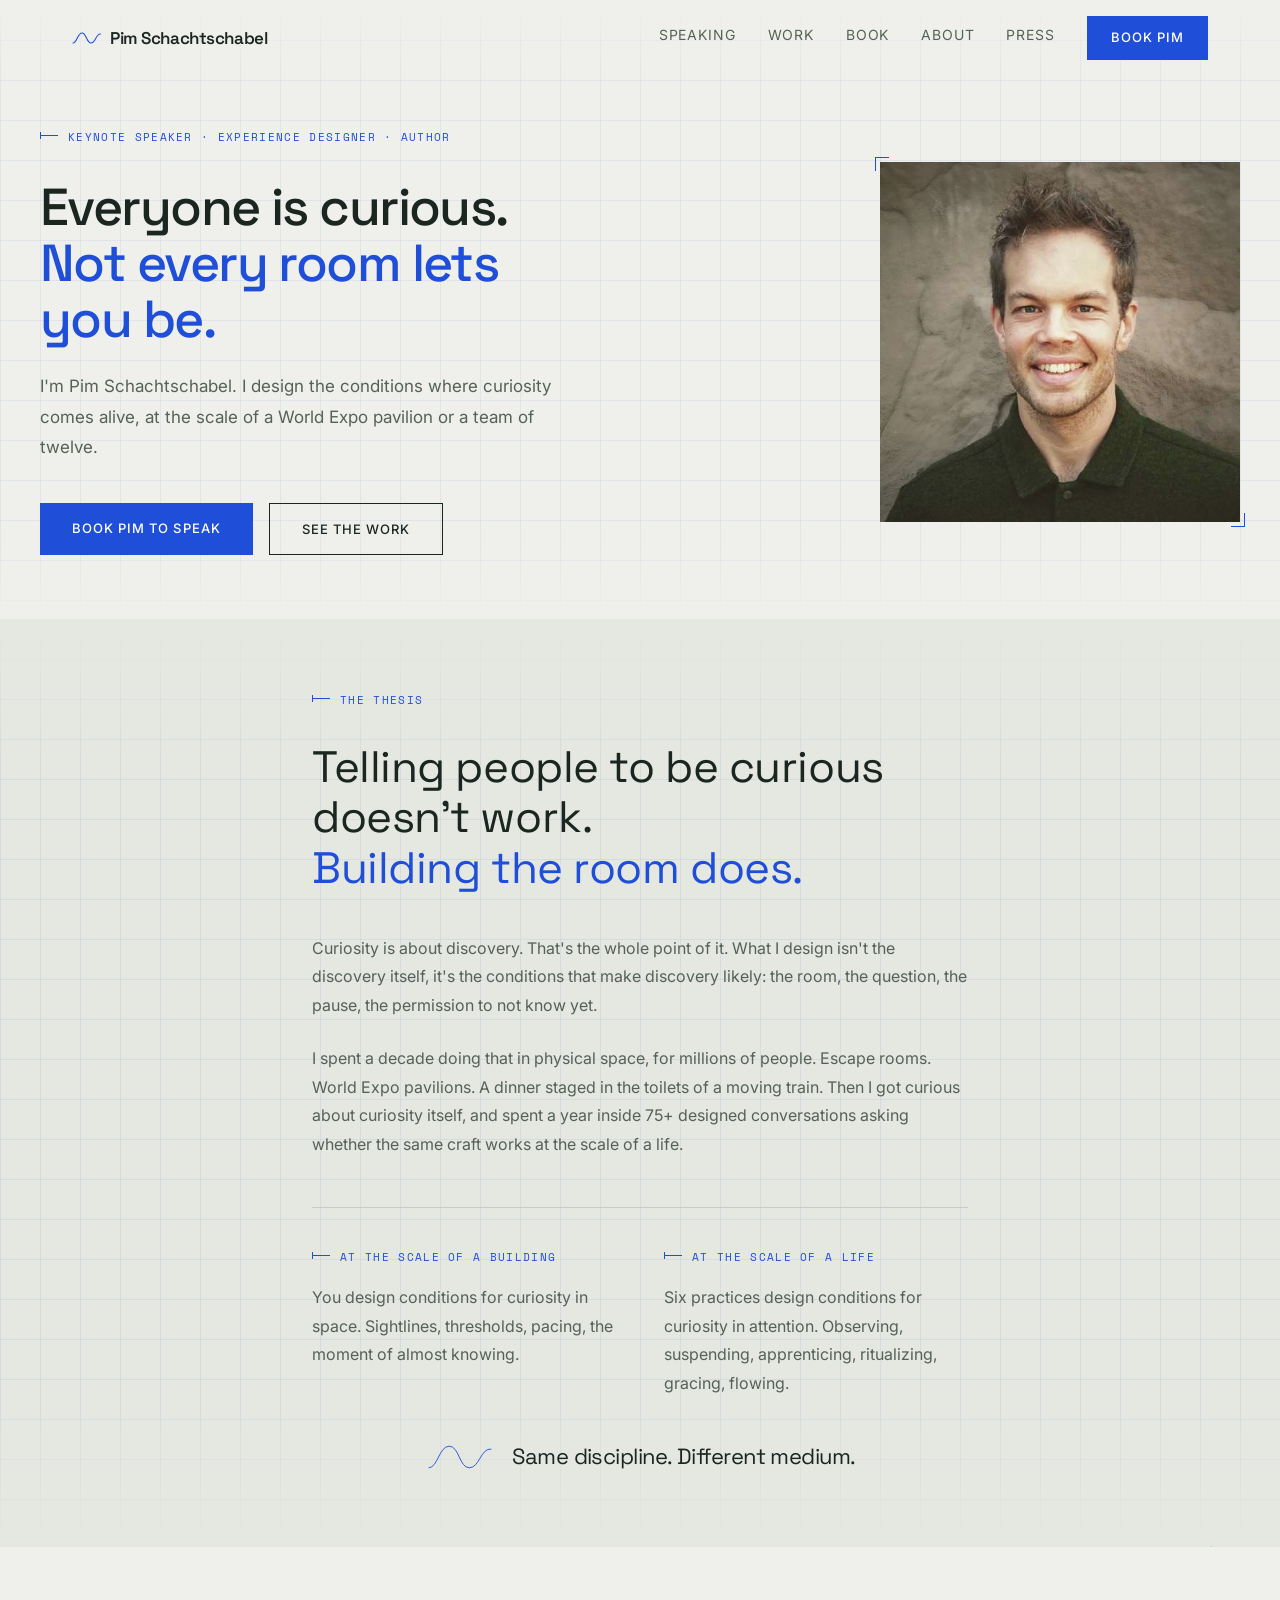
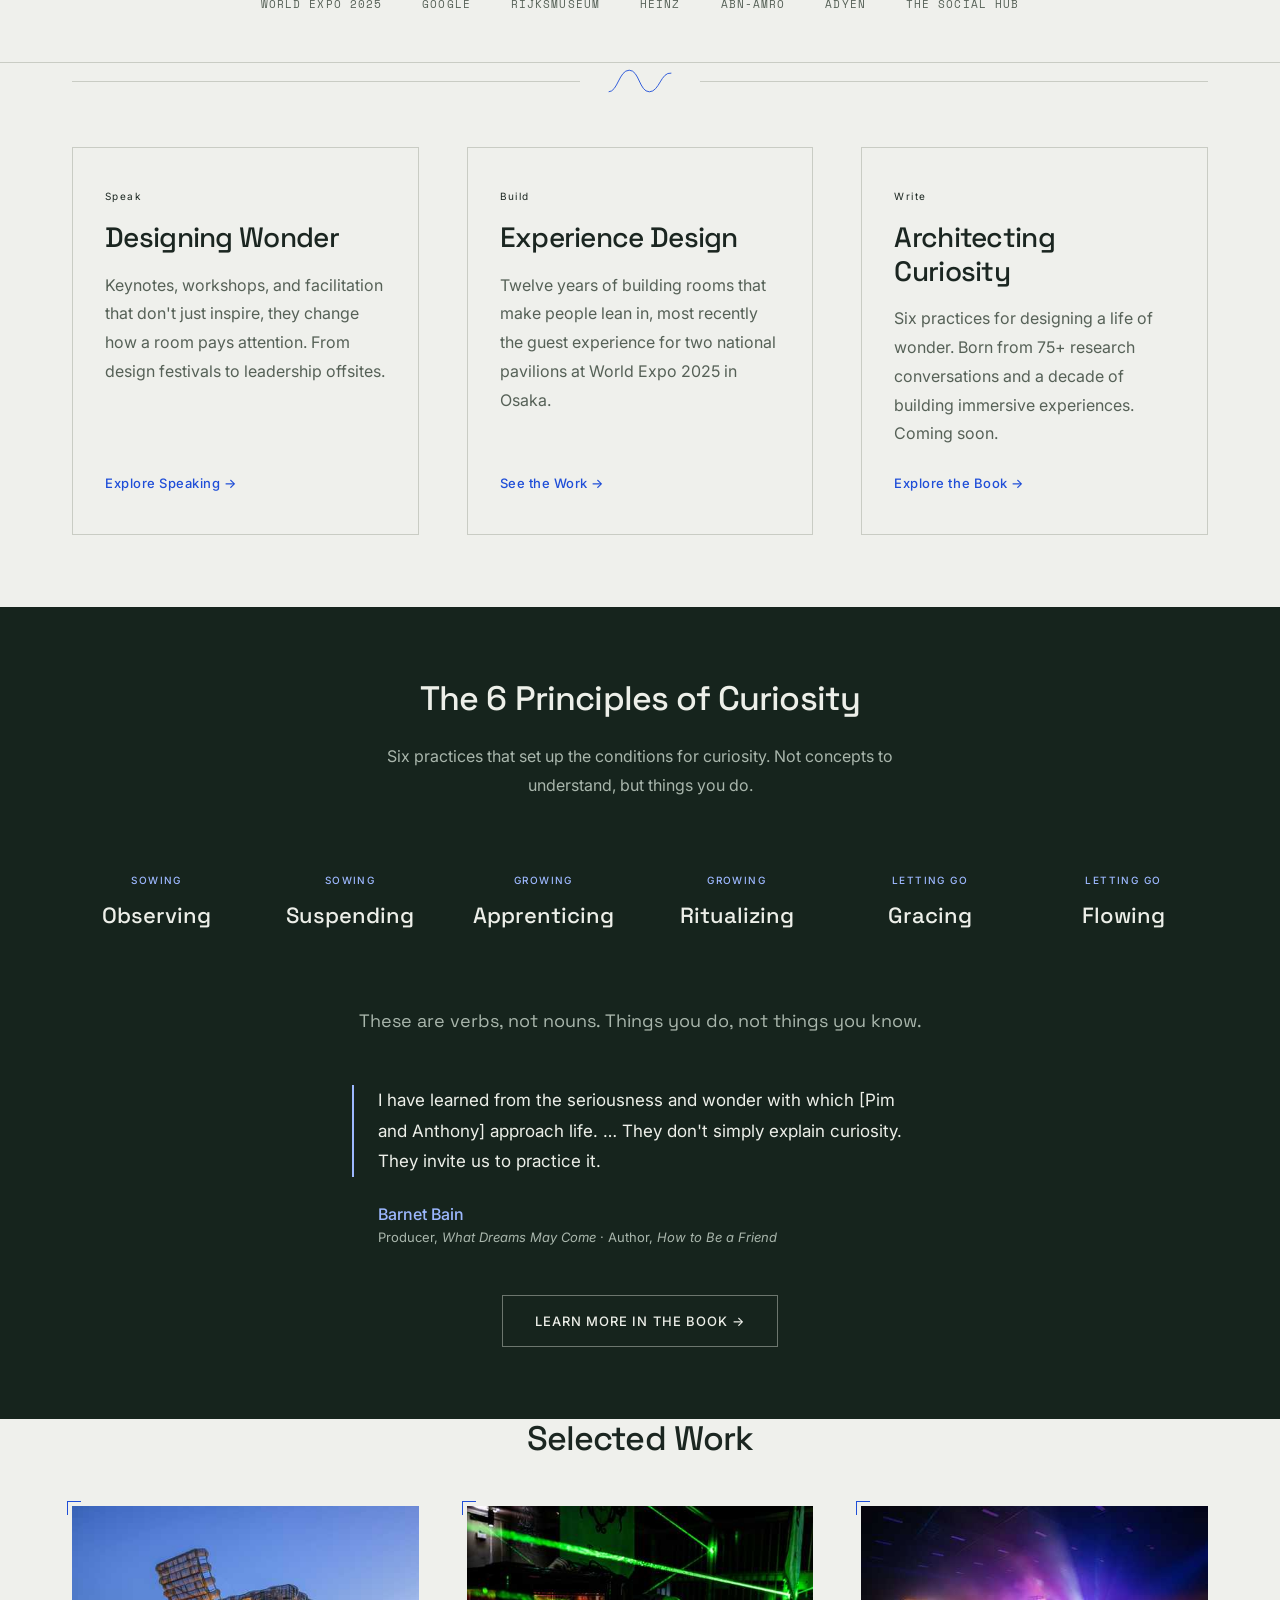
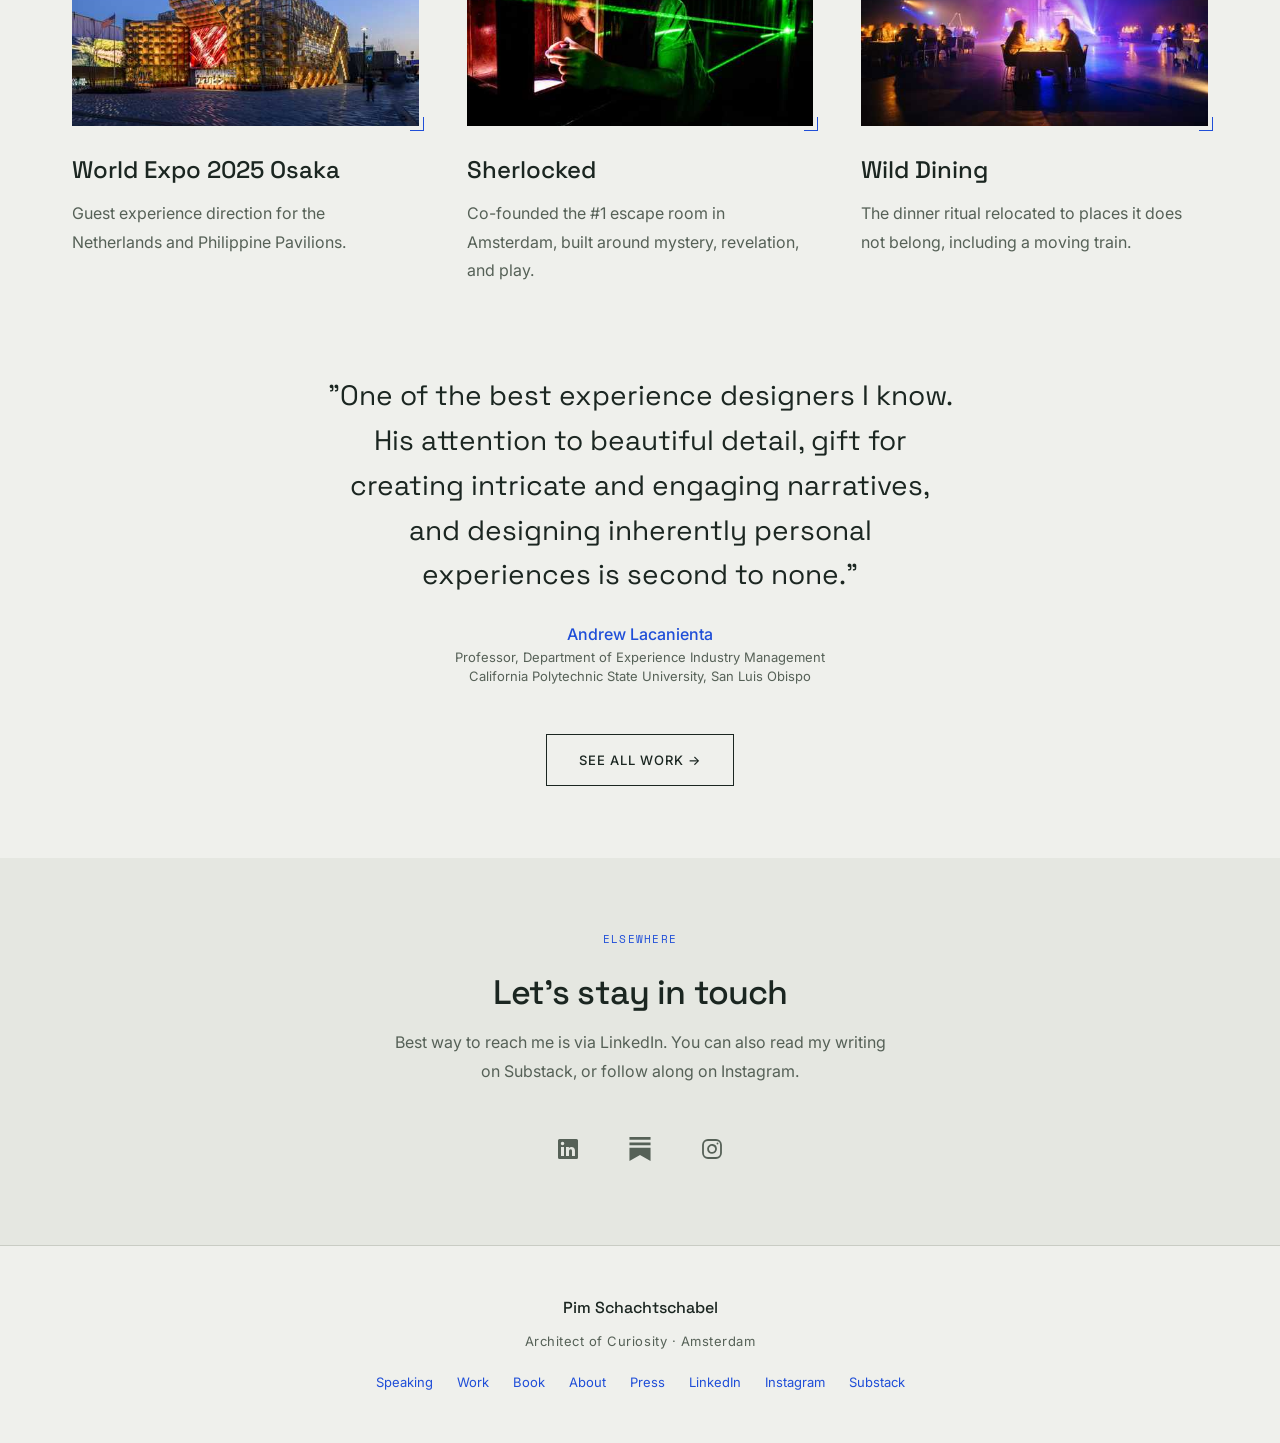
<file: index.html>
<!DOCTYPE html>
<html lang="en" class="no-js">
<head>
  <meta charset="UTF-8">
  <meta name="viewport" content="width=device-width, initial-scale=1.0">
  <title>Pim Schachtschabel — Keynote Speaker on Curiosity &amp; Creativity</title>
  <meta name="description" content="Everyone is curious. Not every room lets you be. Pim Schachtschabel designs the conditions where curiosity comes alive, at the scale of a World Expo pavilion or a team of twelve.">
  <link rel="canonical" href="https://pimschachtschabel.github.io/">

  <meta property="og:type" content="website">
  <meta property="og:site_name" content="Pim Schachtschabel">
  <meta property="og:title" content="Pim Schachtschabel — Keynote Speaker on Curiosity &amp; Creativity">
  <meta property="og:description" content="Everyone is curious. Not every room lets you be. Keynotes, workshops, and experience design from the architect behind World Expo pavilions and Europe's most acclaimed escape rooms.">
  <meta property="og:url" content="https://pimschachtschabel.github.io/">
  <meta property="og:image" content="https://pimschachtschabel.github.io/images/portrait.jpg">
  <meta property="og:image:width" content="500">
  <meta property="og:image:height" content="500">
  <meta property="og:image:alt" content="Portrait of Pim Schachtschabel">
  <meta name="twitter:card" content="summary">

  <link rel="icon" href="favicon.svg" type="image/svg+xml">
  <link rel="preconnect" href="https://fonts.googleapis.com">
  <link rel="preconnect" href="https://fonts.gstatic.com" crossorigin>
  <link href="https://fonts.googleapis.com/css2?family=Inter:ital,wght@0,400;0,500;0,600;1,400&family=Space+Grotesk:wght@400;500;700&family=Space+Mono:wght@400;700&display=swap" rel="stylesheet">
  <link rel="stylesheet" href="styles.css">
</head>
<body>
  <a href="#content" class="skip-link">Skip to content</a>

  <!-- ========== NAV ========== -->
  <nav class="nav" aria-label="Main">
    <div class="nav__inner">
      <a class="nav__logo" href="index.html"><svg class="thread--mark" viewBox="0 0 60 32" aria-hidden="true" focusable="false"><path pathLength="1" d="M2 26 C10 26 11 6 20 6 C29 6 29 26 38 26 C47 26 48 7 57 8" fill="none" stroke="currentColor" stroke-width="2.2" stroke-linecap="round"/></svg><span>Pim Schachtschabel</span></a>
      <ul class="nav__links">
        <li><a class="nav__link" href="speaking.html">Speaking</a></li>
        <li><a class="nav__link" href="work.html">Work</a></li>
        <li><a class="nav__link" href="book.html">Book</a></li>
        <li><a class="nav__link" href="about.html">About</a></li>
        <li><a class="nav__link" href="press.html">Press</a></li>
        <li><a class="btn btn--primary nav__cta" href="speaking.html#get-in-touch">Book Pim</a></li>
      </ul>
      <button class="nav__hamburger" aria-label="Toggle menu" aria-expanded="false" aria-controls="mobile-menu">
        <span class="nav__hamburger-line"></span>
        <span class="nav__hamburger-line"></span>
        <span class="nav__hamburger-line"></span>
      </button>
    </div>
    <ul class="nav__mobile-menu" id="mobile-menu">
      <li><a class="nav__mobile-link nav__mobile-link--active" href="index.html" aria-current="page">Home</a></li>
      <li><a class="nav__mobile-link" href="speaking.html">Speaking</a></li>
      <li><a class="nav__mobile-link" href="work.html">Work</a></li>
      <li><a class="nav__mobile-link" href="book.html">Book</a></li>
      <li><a class="nav__mobile-link" href="about.html">About</a></li>
      <li><a class="nav__mobile-link" href="press.html">Press</a></li>
    </ul>
  </nav>

  <main id="content">

    <!-- Hero -->
    <section class="hero band--grid">
      <div class="thread" aria-hidden="true"><svg viewBox="0 0 100 900" preserveAspectRatio="none" focusable="false"><path pathLength="1" d="M58 0 C58 22 80 30 82 50 C84 68 64 76 56 64 C50 54 66 44 82 56 C96 66 92 104 88 134 C82 184 34 198 32 250 C30 302 88 316 86 370 C84 420 36 438 38 490 C40 546 94 558 88 612 C83 660 34 674 36 728 C38 782 90 792 86 848 C84 876 72 888 70 900"/></svg></div>
      <div class="hero__inner">
        <div class="hero__text">
          <p class="anno">Keynote Speaker &middot; Experience Designer &middot; Author</p>
          <h1 class="heading-display heading-display--split">Everyone is curious. <em>Not every room lets you be.</em></h1>
          <p class="text-body text-body--large">I'm Pim Schachtschabel. I design the conditions where curiosity comes alive, at the scale of a World Expo pavilion or a team of twelve.</p>
          <div class="hero__actions">
            <a class="btn btn--primary" href="speaking.html#get-in-touch">Book Pim to Speak</a>
            <a class="btn btn--secondary" href="work.html">See the Work</a>
          </div>
        </div>
        <figure class="frame">
          <img src="images/portrait.jpg" alt="Pim Schachtschabel" class="hero__image" width="500" height="500" loading="eager" fetchpriority="high">
        </figure>
      </div>
    </section>

    <!-- Thesis -->
    <section class="section bg-subtle band--grid">
      <div class="thread" aria-hidden="true"><svg viewBox="0 0 100 900" preserveAspectRatio="none" focusable="false"><path pathLength="1" d="M58 0 C58 22 80 30 82 50 C84 68 64 76 56 64 C50 54 66 44 82 56 C96 66 92 104 88 134 C82 184 34 198 32 250 C30 302 88 316 86 370 C84 420 36 438 38 490 C40 546 94 558 88 612 C83 660 34 674 36 728 C38 782 90 792 86 848 C84 876 72 888 70 900"/></svg></div>
      <div class="container container--prose">
        <div class="reveal">
          <p class="anno mb-5">The thesis</p>
          <p class="thesis__statement mb-6">Telling people to be curious doesn't work. <em>Building the room does.</em></p>
        </div>
        <div class="reveal reveal--d1">
          <p class="text-body mb-4">Curiosity is about discovery. That's the whole point of it. What I design isn't the discovery itself, it's the conditions that make discovery likely: the room, the question, the pause, the permission to not know yet.</p>
        </div>
        <div class="reveal reveal--d2">
          <p class="text-body">I spent a decade doing that in physical space, for millions of people. Escape rooms. World Expo pavilions. A dinner staged in the toilets of a moving train. Then I got curious about curiosity itself, and spent a year inside 75+ designed conversations asking whether the same craft works at the scale of a life.</p>
        </div>

        <div class="thesis__scales">
          <div class="reveal">
            <p class="anno mb-3">At the scale of a building</p>
            <p class="text-body">You design conditions for curiosity in space. Sightlines, thresholds, pacing, the moment of almost knowing.</p>
          </div>
          <div class="reveal reveal--d1">
            <p class="anno mb-3">At the scale of a life</p>
            <p class="text-body">Six practices design conditions for curiosity in attention. Observing, suspending, apprenticing, ritualizing, gracing, flowing.</p>
          </div>
        </div>
        <div class="reveal reveal--d2">
          <p class="thesis__coda"><span class="thread thread--inline" aria-hidden="true"><svg viewBox="0 0 90 50" focusable="false"><path pathLength="1" d="M2 40 C14 40 16 10 30 10 C44 10 44 40 58 40 C72 40 74 12 88 14"/></svg></span><span>Same discipline. Different medium.</span></p>
        </div>
      </div>
    </section>

    <!-- Credentials -->
    <section class="credentials" aria-label="Selected clients">
      <ul class="credentials__list">
        <li class="credentials__item">World Expo 2025</li>
        <li class="credentials__item">Google</li>
        <li class="credentials__item">Rijksmuseum</li>
        <li class="credentials__item">Heinz</li>
        <li class="credentials__item">ABN-AMRO</li>
        <li class="credentials__item">Adyen</li>
        <li class="credentials__item">The Social Hub</li>
      </ul>
    </section>

    <div class="divider"><span class="thread thread--inline" aria-hidden="true"><svg viewBox="0 0 90 50" focusable="false"><path pathLength="1" d="M2 40 C14 40 16 10 30 10 C44 10 44 40 58 40 C72 40 74 12 88 14"/></svg></span></div>

    <!-- Three Pillars -->
    <section class="section">
      <div class="container card-grid card-grid--3">
        <div class="reveal">
          <article class="pillar-card">
            <p class="text-label--small">Speak</p>
            <h2 class="heading-card">Designing Wonder</h2>
            <p class="text-body pillar-card__body">Keynotes, workshops, and facilitation that don't just inspire, they change how a room pays attention. From design festivals to leadership offsites.</p>
            <a class="pillar-card__cta" href="speaking.html">Explore Speaking &#8594;</a>
          </article>
        </div>
        <div class="reveal reveal--d1">
          <article class="pillar-card">
            <p class="text-label--small">Build</p>
            <h2 class="heading-card">Experience Design</h2>
            <p class="text-body pillar-card__body">Twelve years of building rooms that make people lean in, most recently the guest experience for two national pavilions at World Expo 2025 in Osaka.</p>
            <a class="pillar-card__cta" href="work.html">See the Work &#8594;</a>
          </article>
        </div>
        <div class="reveal reveal--d2">
          <article class="pillar-card">
            <p class="text-label--small">Write</p>
            <h2 class="heading-card">Architecting Curiosity</h2>
            <p class="text-body pillar-card__body">Six practices for designing a life of wonder. Born from 75+ research conversations and a decade of building immersive experiences. Coming soon.</p>
            <a class="pillar-card__cta" href="book.html">Explore the Book &#8594;</a>
          </article>
        </div>
      </div>
    </section>

    <!-- 6 Principles Preview -->
    <section class="section bg-emphasis">
      <div class="container text-center">
        <div class="reveal">
          <h2 class="heading-section mb-4">The 6 Principles of Curiosity</h2>
        </div>
        <div class="reveal reveal--d1">
          <p class="text-body mx-auto mb-7" style="max-width:35rem;">Six practices that set up the conditions for curiosity. Not concepts to understand, but things you do.</p>
        </div>
        <div class="principles-grid mb-7">
          <div class="reveal reveal--d2 principle-item"><p class="principle-item__stage">Sowing</p><p class="principle-item__name">Observing</p></div>
          <div class="reveal reveal--d2 principle-item"><p class="principle-item__stage">Sowing</p><p class="principle-item__name">Suspending</p></div>
          <div class="reveal reveal--d3 principle-item"><p class="principle-item__stage">Growing</p><p class="principle-item__name">Apprenticing</p></div>
          <div class="reveal reveal--d3 principle-item"><p class="principle-item__stage">Growing</p><p class="principle-item__name">Ritualizing</p></div>
          <div class="reveal reveal--d4 principle-item"><p class="principle-item__stage">Letting Go</p><p class="principle-item__name">Gracing</p></div>
          <div class="reveal reveal--d4 principle-item"><p class="principle-item__stage">Letting Go</p><p class="principle-item__name">Flowing</p></div>
        </div>
        <div class="reveal reveal--d5">
          <p class="text-caption text-on-emphasis-muted mb-7">These are verbs, not nouns. Things you do, not things you know.</p>
        </div>
        <div class="reveal reveal--d5">
          <figure class="endorsement text-left mx-auto mb-7" style="max-width:36rem;">
            <blockquote class="endorsement__quote">I have learned from the seriousness and wonder with which [Pim and Anthony] approach life. &hellip; They don't simply explain curiosity. They invite us to practice it.</blockquote>
            <figcaption class="endorsement__by">
              <p class="attribution__name">Barnet Bain</p>
              <p class="attribution__role">Producer, <em>What Dreams May Come</em> &middot; Author, <em>How to Be a Friend</em></p>
            </figcaption>
          </figure>
          <a class="btn btn--ghost" href="book.html">Learn More in the Book &#8594;</a>
        </div>
      </div>
    </section>


    <!-- Selected Work -->
    <section class="section pt-0" id="selected-work">
      <div class="container">
        <div class="reveal">
          <h2 class="heading-section text-center mb-7">Selected Work</h2>
        </div>
        <div class="card-grid card-grid--3">
          <div class="reveal">
            <article class="work-card">
              <div class="frame reveal reveal--media"><div class="work-card__image-wrap"><img src="images/expo.jpg" alt="The Philippine Pavilion at World Expo 2025 Osaka" class="work-card__image" width="500" height="333" loading="lazy"></div></div>
              <div class="work-card__body reveal"><h3 class="work-card__title">World Expo 2025 Osaka</h3><p class="text-body">Guest experience direction for the Netherlands and Philippine Pavilions.</p></div>
            </article>
          </div>
          <div class="reveal reveal--d1">
            <article class="work-card">
              <div class="frame reveal reveal--media"><div class="work-card__image-wrap"><img src="images/sherlocked.jpg" alt="A Sherlocked escape room set" class="work-card__image" width="500" height="333" loading="lazy"></div></div>
              <div class="work-card__body reveal"><h3 class="work-card__title">Sherlocked</h3><p class="text-body">Co-founded the #1 escape room in Amsterdam, built around mystery, revelation, and play.</p></div>
            </article>
          </div>
          <div class="reveal reveal--d2">
            <article class="work-card">
              <div class="frame reveal reveal--media"><div class="work-card__image-wrap"><img src="images/wilddining.jpg" alt="A Wild Dining table set in an unexpected location" class="work-card__image" width="500" height="333" loading="lazy"></div></div>
              <div class="work-card__body reveal"><h3 class="work-card__title">Wild Dining</h3><p class="text-body">The dinner ritual relocated to places it does not belong, including a moving train.</p></div>
            </article>
          </div>
        </div>
        <div class="container text-center mt-8" style="max-width:43.75rem;">
          <figure class="reveal">
          <blockquote class="text-quote mb-4">"One of the best experience designers I know. His attention to beautiful detail, gift for creating intricate and engaging narratives, and designing inherently personal experiences is second to none."</blockquote>
          <figcaption>
            <p class="attribution__name">Andrew Lacanienta</p>
            <p class="attribution__role">Professor, Department of Experience Industry Management<br>California Polytechnic State University, San Luis Obispo</p>
          </figcaption>
        </figure>
        </div>
        <div class="reveal text-center mt-7">
          <a class="btn btn--secondary" href="work.html">See All Work &#8594;</a>
        </div>
      </div>
    </section>

    <!-- Elsewhere -->
    <section class="section bg-subtle elsewhere">
      <div class="container" style="max-width:36rem;">
        <div class="reveal text-center">
          <p class="text-label mb-4">Elsewhere</p>
          <h2 class="heading-section mb-3">Let's stay in touch</h2>
          <p class="text-body mx-auto mb-6">Best way to reach me is via LinkedIn. You can also read my writing on Substack, or follow along on Instagram.</p>
          <ul class="elsewhere__links">
            <li>
              <a class="social-icon" href="https://www.linkedin.com/in/pimschachtschabel" target="_blank" rel="noopener noreferrer" aria-label="Pim Schachtschabel on LinkedIn">
                <svg viewBox="0 0 24 24" aria-hidden="true" focusable="false"><path fill="currentColor" d="M20.5 2h-17A1.5 1.5 0 0 0 2 3.5v17A1.5 1.5 0 0 0 3.5 22h17a1.5 1.5 0 0 0 1.5-1.5v-17A1.5 1.5 0 0 0 20.5 2zM8 19H5v-9h3v9zM6.5 8.25A1.75 1.75 0 1 1 8.3 6.5a1.78 1.78 0 0 1-1.8 1.75zM19 19h-3v-4.74c0-1.42-.6-1.93-1.38-1.93A1.74 1.74 0 0 0 13 14.19a.66.66 0 0 0 0 .14V19h-3v-9h2.9v1.3a3.11 3.11 0 0 1 2.7-1.4c1.55 0 3.36.86 3.36 3.66V19z"/></svg>
              </a>
            </li>
            <li>
              <a class="social-icon" href="https://substack.com/@pimschachtschabel" target="_blank" rel="noopener noreferrer" aria-label="Pim Schachtschabel on Substack">
                <svg viewBox="0 0 24 24" aria-hidden="true" focusable="false"><path fill="currentColor" d="M22.539 8.242H1.46V5.406h21.08v2.836zM1.46 10.812V24L12 18.11 22.54 24V10.812H1.46zM22.54 0H1.46v2.836h21.08V0z"/></svg>
              </a>
            </li>
            <li>
              <a class="social-icon" href="https://www.instagram.com/pimschachtschabel/" target="_blank" rel="noopener noreferrer" aria-label="Pim Schachtschabel on Instagram">
                <svg viewBox="0 0 24 24" aria-hidden="true" focusable="false" fill="none" stroke="currentColor" stroke-width="1.8" stroke-linecap="round" stroke-linejoin="round"><rect x="3" y="3" width="18" height="18" rx="5" ry="5"/><path d="M16 11.37A4 4 0 1 1 12.63 8 4 4 0 0 1 16 11.37z"/><line x1="17.5" y1="6.5" x2="17.51" y2="6.5"/></svg>
              </a>
            </li>
          </ul>
        </div>
      </div>
    </section>
  </main>

  <!-- ========== FOOTER ========== -->
  <footer class="site-footer">
    <p class="site-footer__name">Pim Schachtschabel</p>
    <p class="site-footer__tagline">Architect of Curiosity &middot; Amsterdam</p>
    <ul class="site-footer__links">
      <li><a href="speaking.html">Speaking</a></li>
      <li><a href="work.html">Work</a></li>
      <li><a href="book.html">Book</a></li>
      <li><a href="about.html">About</a></li>
      <li><a href="press.html">Press</a></li>
      <li><a href="https://www.linkedin.com/in/pimschachtschabel" target="_blank" rel="noopener noreferrer">LinkedIn</a></li>
      <li><a href="https://www.instagram.com/pimschachtschabel/" target="_blank" rel="noopener noreferrer">Instagram</a></li>
      <li><a href="https://substack.com/@pimschachtschabel" target="_blank" rel="noopener noreferrer">Substack</a></li>
    </ul>
  </footer>

  <script src="main.js" defer></script>
  <script type="application/ld+json">
  {
    "@context": "https://schema.org",
    "@type": "Person",
    "name": "Pim Schachtschabel",
    "url": "https://pimschachtschabel.github.io/",
    "image": "https://pimschachtschabel.github.io/images/portrait.jpg",
    "jobTitle": "Design Director",
    "description": "Keynote speaker, experience designer, and author who designs the conditions where curiosity comes alive.",
    "worksFor": { "@type": "Organization", "name": "Tellart" },
    "alumniOf": { "@type": "CollegeOrUniversity", "name": "Delft University of Technology" },
    "address": { "@type": "PostalAddress", "addressLocality": "Amsterdam", "addressCountry": "NL" },
    "knowsAbout": ["Experience design", "Curiosity", "Creativity", "Immersive storytelling", "Keynote speaking"],
    "sameAs": [
      "https://www.linkedin.com/in/pimschachtschabel",
      "https://substack.com/@pimschachtschabel",
      "https://www.instagram.com/pimschachtschabel/"
    ]
  }
  </script>
</body>
</html>
</file>
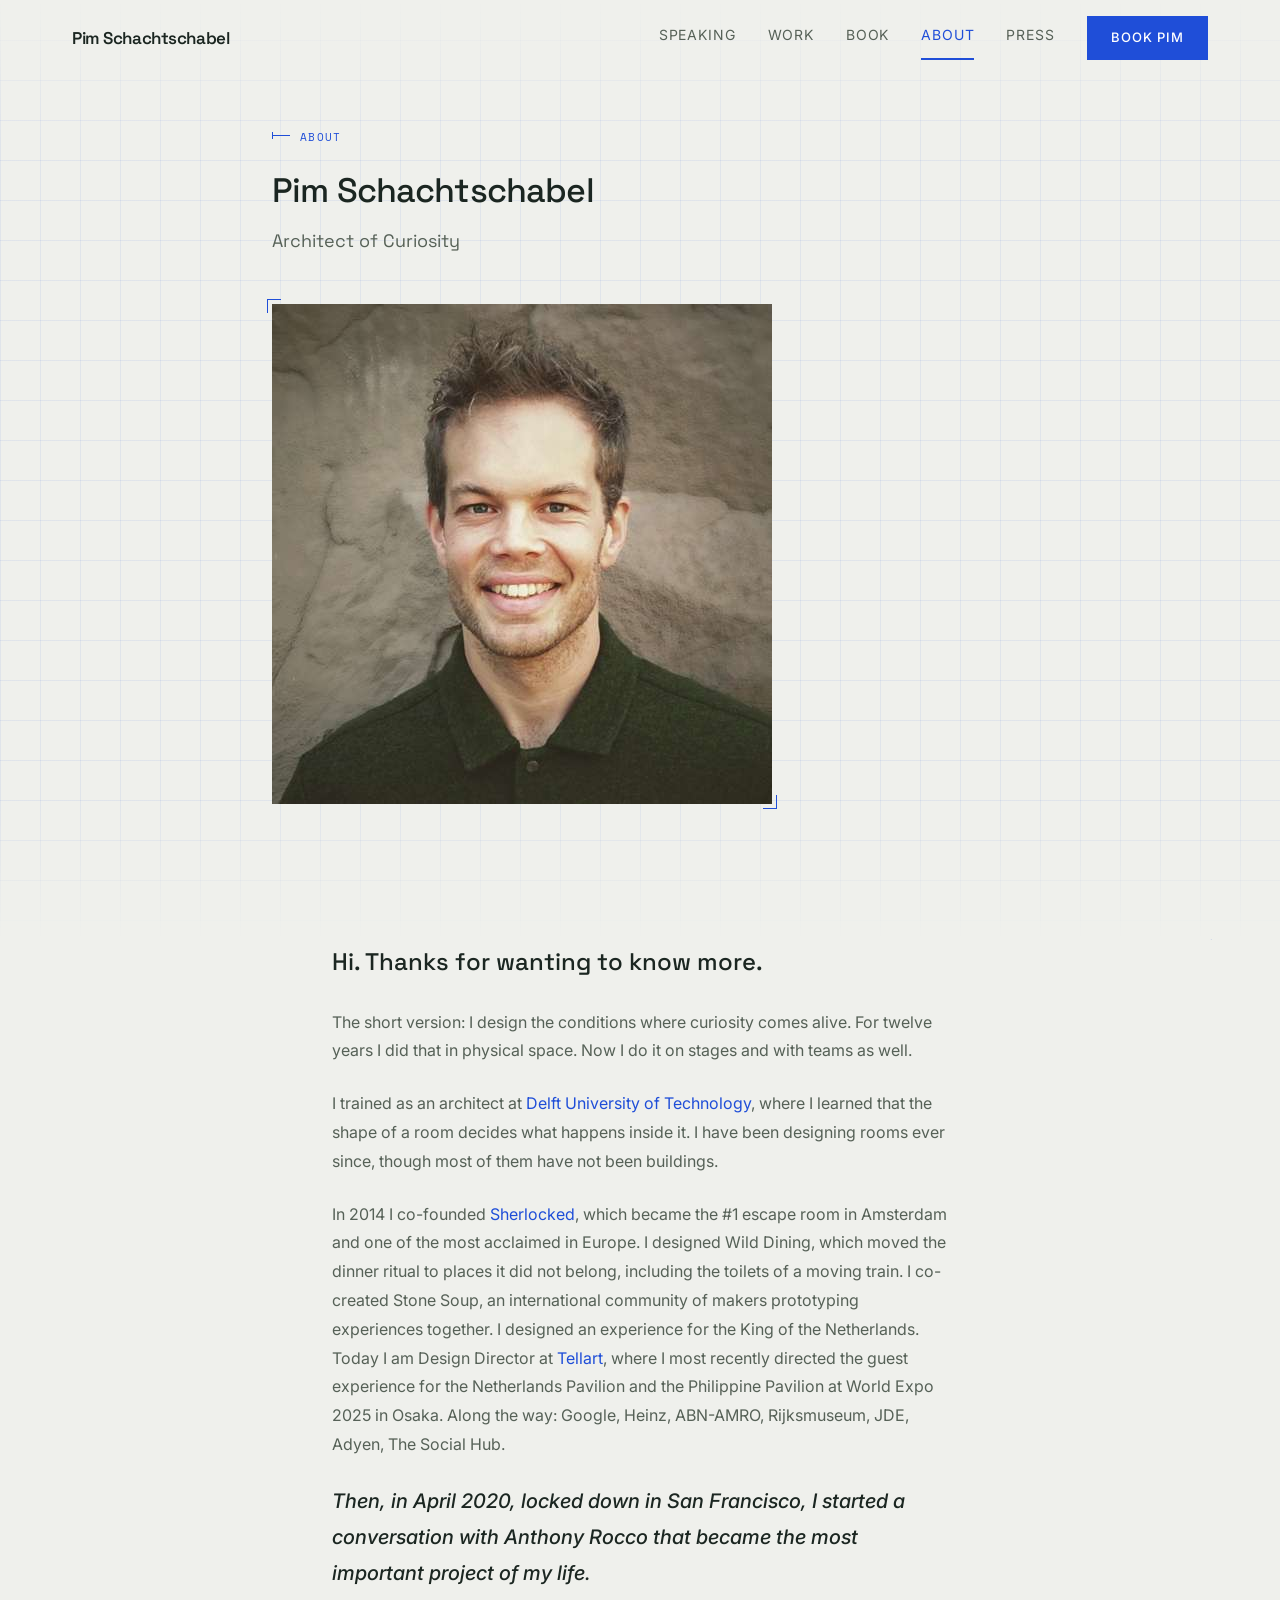
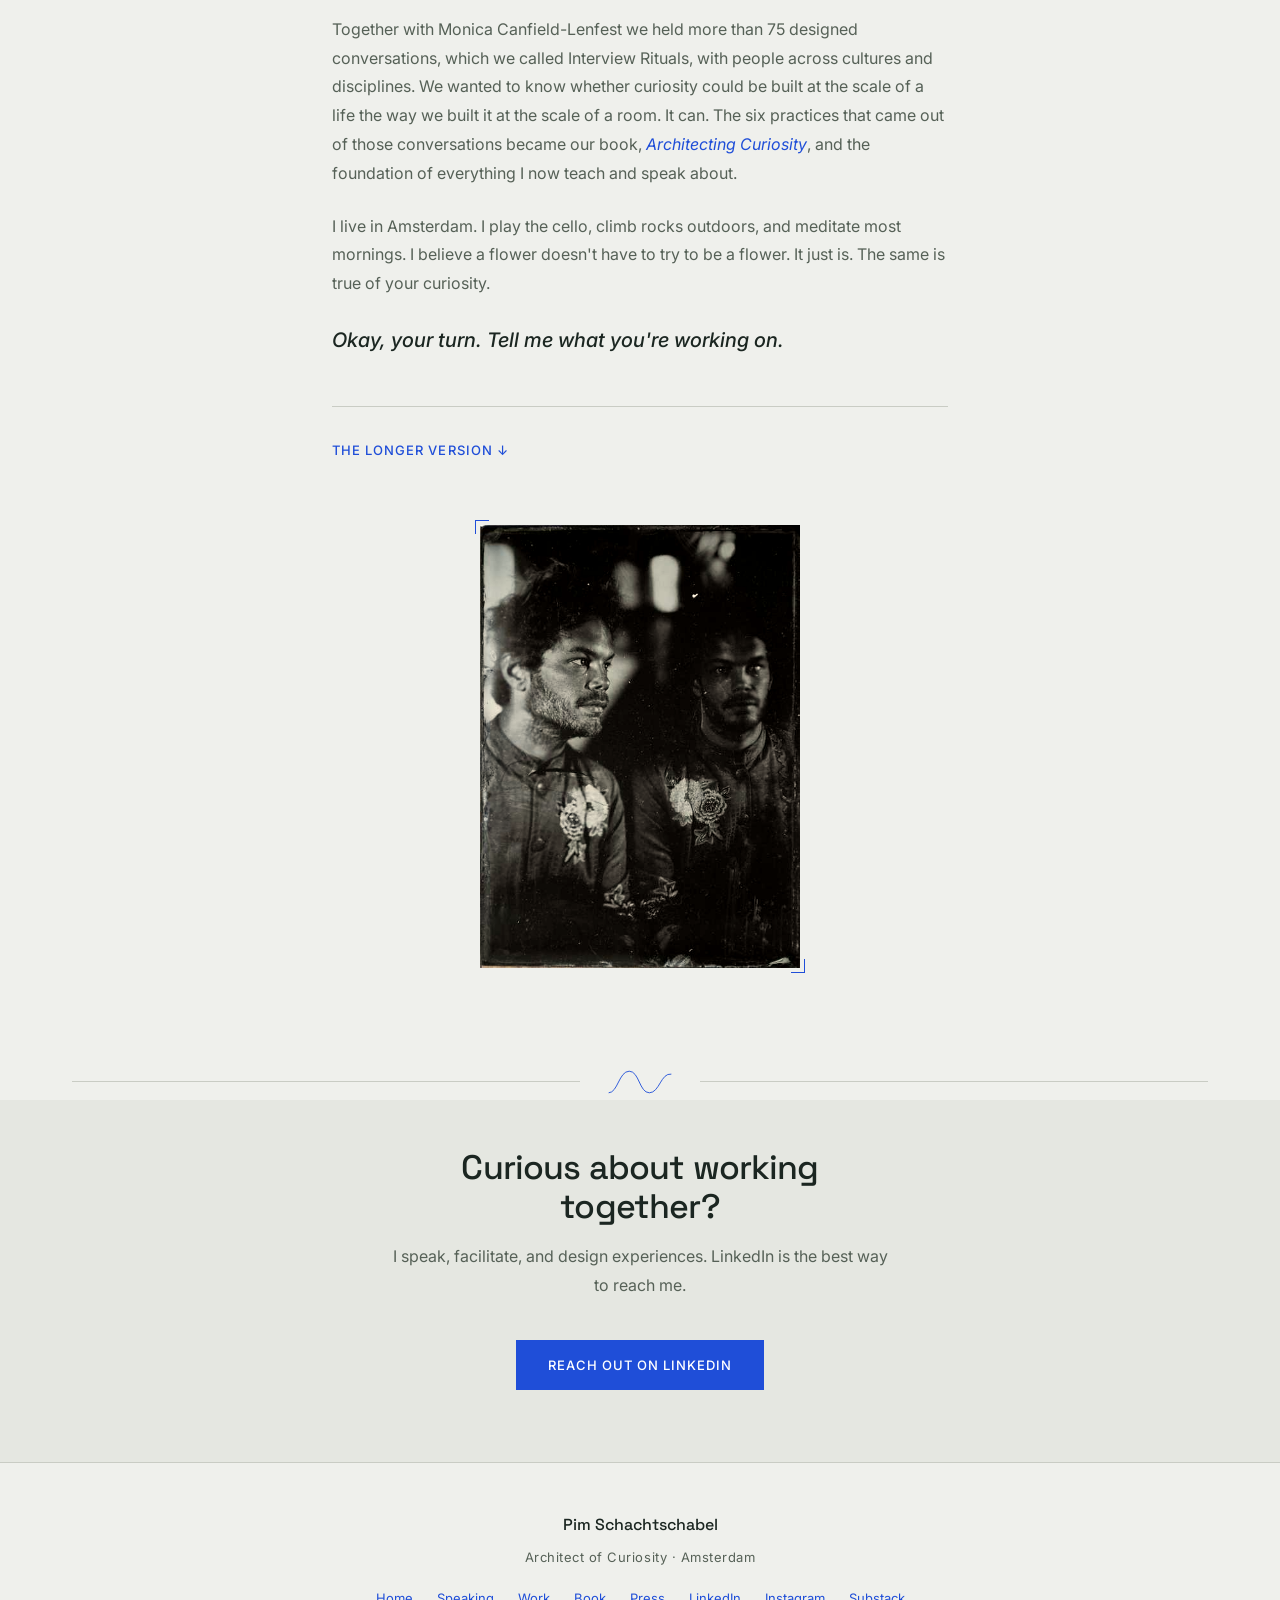
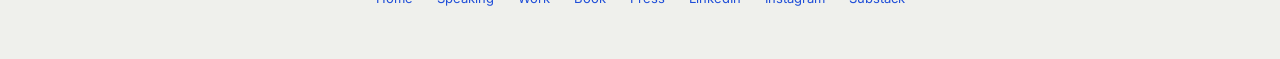
<file: about.html>
<!DOCTYPE html>
<html lang="en" class="no-js">
<head>
  <meta charset="UTF-8">
  <meta name="viewport" content="width=device-width, initial-scale=1.0">
  <title>About — Pim Schachtschabel</title>
  <meta name="description" content="Architect, experience designer, and Design Director at Tellart. From TU Delft to Amsterdam's #1 escape room to two national pavilions at World Expo 2025.">
  <link rel="canonical" href="https://pimschachtschabel.github.io/about.html">

  <meta property="og:type" content="profile">
  <meta property="og:site_name" content="Pim Schachtschabel">
  <meta property="og:title" content="About — Pim Schachtschabel">
  <meta property="og:description" content="Architect, experience designer, and Design Director at Tellart. I design the conditions where curiosity comes alive.">
  <meta property="og:url" content="https://pimschachtschabel.github.io/about.html">
  <meta property="og:image" content="https://pimschachtschabel.github.io/images/portrait.jpg">
  <meta property="og:image:width" content="500">
  <meta property="og:image:height" content="500">
  <meta property="og:image:alt" content="Portrait of Pim Schachtschabel">
  <meta name="twitter:card" content="summary">

  <link rel="icon" href="favicon.svg" type="image/svg+xml">
  <link rel="preconnect" href="https://fonts.googleapis.com">
  <link rel="preconnect" href="https://fonts.gstatic.com" crossorigin>
  <link href="https://fonts.googleapis.com/css2?family=Inter:ital,wght@0,400;0,500;0,600;1,400&family=Space+Grotesk:wght@400;500;700&family=Space+Mono:wght@400;700&display=swap" rel="stylesheet">
  <link rel="stylesheet" href="styles.css">
</head>
<body>
  <a href="#content" class="skip-link">Skip to content</a>

  <!-- ========== NAV ========== -->
  <nav class="nav" aria-label="Main">
    <div class="nav__inner">
      <a class="nav__logo" href="index.html">Pim Schachtschabel</a>
      <ul class="nav__links">
        <li><a class="nav__link" href="speaking.html">Speaking</a></li>
        <li><a class="nav__link" href="work.html">Work</a></li>
        <li><a class="nav__link" href="book.html">Book</a></li>
        <li><a class="nav__link nav__link--active" href="about.html" aria-current="page">About</a></li>
        <li><a class="nav__link" href="press.html">Press</a></li>
        <li><a class="btn btn--primary nav__cta" href="speaking.html#get-in-touch">Book Pim</a></li>
      </ul>
      <button class="nav__hamburger" aria-label="Toggle menu" aria-expanded="false" aria-controls="mobile-menu">
        <span class="nav__hamburger-line"></span>
        <span class="nav__hamburger-line"></span>
        <span class="nav__hamburger-line"></span>
      </button>
    </div>
    <ul class="nav__mobile-menu" id="mobile-menu">
      <li><a class="nav__mobile-link" href="index.html">Home</a></li>
      <li><a class="nav__mobile-link" href="speaking.html">Speaking</a></li>
      <li><a class="nav__mobile-link" href="work.html">Work</a></li>
      <li><a class="nav__mobile-link" href="book.html">Book</a></li>
      <li><a class="nav__mobile-link nav__mobile-link--active" href="about.html" aria-current="page">About</a></li>
      <li><a class="nav__mobile-link" href="press.html">Press</a></li>
    </ul>
  </nav>

  <main id="content">
    <section class="section section--page-top band--grid">
      <div class="thread" aria-hidden="true"><svg viewBox="0 0 100 900" preserveAspectRatio="none" focusable="false"><path pathLength="1" d="M58 0 C58 22 80 30 82 50 C84 68 64 76 56 64 C50 54 66 44 82 56 C96 66 92 104 88 134 C82 184 34 198 32 250 C30 302 88 316 86 370 C84 420 36 438 38 490 C40 546 94 558 88 612 C83 660 34 674 36 728 C38 782 90 792 86 848 C84 876 72 888 70 900"/></svg></div>
      <div class="container container--medium">
        <div class="reveal">
          <p class="anno mb-4">About</p>
        </div>
        <div class="reveal reveal--d1">
          <h1 class="heading-section">Pim Schachtschabel</h1>
          <p class="text-caption text-caption--muted mt-3 mb-7">Architect of Curiosity</p>
        </div>
        <div>
          <figure class="frame reveal reveal--media reveal--d2 mb-8" style="max-width:31.25rem;"><img src="images/portrait.jpg" alt="Portrait of Pim Schachtschabel" width="500" height="500" loading="eager" fetchpriority="high"></figure>
        </div>
      </div>
    </section>

    <section style="padding:0 var(--padding-page) var(--space-9);">
      <div class="container container--narrow">

        <div class="reveal">
          <p class="about-para about-para--lead">Hi. Thanks for wanting to know more.</p>
        </div>
        <div class="reveal">
          <p class="about-para">The short version: I design the conditions where curiosity comes alive. For twelve years I did that in physical space. Now I do it on stages and with teams as well.</p>
        </div>
        <div class="reveal">
          <p class="about-para">I trained as an architect at <a href="https://www.tudelft.nl/en/" target="_blank" rel="noopener noreferrer">Delft University of Technology</a>, where I learned that the shape of a room decides what happens inside it. I have been designing rooms ever since, though most of them have not been buildings.</p>
        </div>
        <div class="reveal">
          <p class="about-para">In 2014 I co-founded <a href="work.html">Sherlocked</a>, which became the #1 escape room in Amsterdam and one of the most acclaimed in Europe. I designed Wild Dining, which moved the dinner ritual to places it did not belong, including the toilets of a moving train. I co-created Stone Soup, an international community of makers prototyping experiences together. I designed an experience for the King of the Netherlands. Today I am Design Director at <a href="https://tellart.com" target="_blank" rel="noopener noreferrer">Tellart</a>, where I most recently directed the guest experience for the Netherlands Pavilion and the Philippine Pavilion at World Expo 2025 in Osaka. Along the way: Google, Heinz, ABN-AMRO, Rijksmuseum, JDE, Adyen, The Social Hub.</p>
        </div>
        <div class="reveal">
          <p class="about-para about-para--break">Then, in April 2020, locked down in San Francisco, I started a conversation with Anthony Rocco that became the most important project of my life.</p>
        </div>
        <div class="reveal">
          <p class="about-para">Together with Monica Canfield-Lenfest we held more than 75 designed conversations, which we called Interview Rituals, with people across cultures and disciplines. We wanted to know whether curiosity could be built at the scale of a life the way we built it at the scale of a room. It can. The six practices that came out of those conversations became our book, <a href="book.html"><em>Architecting Curiosity</em></a>, and the foundation of everything I now teach and speak about.</p>
        </div>
        <div class="reveal">
          <p class="about-para">I live in Amsterdam. I play the cello, climb rocks outdoors, and meditate most mornings. I believe a flower doesn't have to try to be a flower. It just is. The same is true of your curiosity.</p>
        </div>
        <div class="reveal">
          <p class="about-para about-para--break">Okay, your turn. Tell me what you're working on.</p>
        </div>

        <!-- The long version, kept out of the way -->
        <details class="about-more reveal">
          <summary>The longer version</summary>
          <div class="about-more__body">
            <p class="about-para">I design experiences that make people curious, and then I got curious about curiosity itself. That's probably the simplest way to tell this story. The longer version goes something like this:</p>
            <p class="about-para">I trained as an architect at Delft University of Technology, where I learned that the shape of a room determines what happens inside it. The height of a ceiling changes whether you feel expansive or intimate. The placement of a door determines where your eye goes first. The quality of light decides whether you linger or rush through. I became fascinated not just by how spaces look, but by how they feel, and what you could make people feel if you designed with enough care.</p>
            <p class="about-para">That fascination led me in directions no one predicted. In 2014, I co-founded Sherlocked, what became the #1 escape room in Amsterdam and one of the most acclaimed in Europe. We designed experiences where strangers walked into a room as individuals and walked out as collaborators, having solved mysteries together that they couldn't have solved alone. I learned more about human curiosity in those rooms than in any classroom: how people open up when they feel safe, how a well-placed question can change the energy of a group, how the moment of almost knowing is more powerful than the answer itself.</p>
            <p class="about-para">From there, the work kept expanding. I designed Wild Dining, an experience that reimagined the dinner ritual in unexpected locations, including the toilets of a moving train. I co-created Stone Soup, an international community bringing creators together to prototype experiences. I designed a royal experience for the Dutch King. And I joined Tellart as Design Director, where I now lead holistic experience design for major cultural and brand projects, most recently directing the guest experience for both the Netherlands Pavilion and the Philippine Pavilion at World Expo 2025 in Osaka.</p>
            <p class="about-para">Along the way, the client list grew: Google, Heinz, ABN-AMRO, Rijksmuseum, JDE, Adyen, The Social Hub. Each project taught me something about the mechanics of wonder: what makes people lean in, what makes them forget they're being designed for, what makes an experience stay in someone's body long after they've left the room.</p>
            <p class="about-para about-para--break">And then the pandemic happened.</p>
            <p class="about-para">In April 2020, locked down in San Francisco, I started a conversation with my collaborator Anthony Rocco that became the most important project of my life. We asked a simple question: can curiosity be designed, not just in a room, but in a life?</p>
            <p class="about-para">Over the next year, together with Monica Canfield-Lenfest, we held more than 75 carefully designed conversations, which we called Interview Rituals, with people across cultures, backgrounds, and disciplines. These weren't standard interviews. They were experiences: each guest brought a meaningful song, we listened together, and then we explored four curated questions about how curiosity shows up in their lives. What we found changed everything.</p>
            <p class="about-para">The most alive, creative, and present people we spoke with didn't have more answers. They had a different quality of attention. They had learned to observe without grasping, to open without losing themselves, to practice without performing, and to hold their lives with beauty and ease.</p>
            <p class="about-para">From those conversations, six practices emerged — Observing, Suspending, Apprenticing, Ritualizing, Gracing, Flowing — that form the framework of our upcoming book, <a href="book.html">Architecting Curiosity</a>, and the foundation of everything I now teach and speak about.</p>
            <p class="about-para">These days, my work has a single throughline: helping people and organizations design the conditions where curiosity comes alive. Sometimes that means designing a World Expo pavilion. Sometimes it means facilitating a workshop where a leadership team rediscovers how to ask real questions. Sometimes it means standing on a stage and inviting 500 people to close their eyes and actually notice what they're sensing right now.</p>
            <p class="about-para">The common thread is that curiosity is not something you have to go out and acquire. Everyone already has it. What differs is whether it gets practiced, and whether the room around you lets it show up at all. Like any capacity, it responds to training and to conditions. You don't need to become a more curious person. You need to be someone willing to begin.</p>
            <p class="about-para">I live in Amsterdam. I play the cello, climb rocks outdoors, and meditate most mornings. I believe a flower doesn't have to try to be a flower, it just is. And I believe the same is true for your curiosity.</p>
          </div>
        </details>

        <div class="text-center mt-8">
          <figure class="frame reveal reveal--media mx-auto" style="max-width:20rem;"><img src="images/tintype.jpg" alt="Tintype-style portrait of Pim Schachtschabel" style="filter:sepia(0.3) contrast(1.05);" width="500" height="692" loading="lazy"></figure>
        </div>
      </div>
    </section>

    <div class="divider"><span class="thread thread--inline" aria-hidden="true"><svg viewBox="0 0 90 50" focusable="false"><path pathLength="1" d="M2 40 C14 40 16 10 30 10 C44 10 44 40 58 40 C72 40 74 12 88 14"/></svg></span></div>

    <!-- CTA -->
    <section class="section bg-subtle text-center">
      <div class="container" style="max-width:36rem;">
        <div class="reveal">
          <h2 class="heading-section mb-3">Curious about working together?</h2>
          <p class="text-body mx-auto mb-6">I speak, facilitate, and design experiences. LinkedIn is the best way to reach me.</p>
          <a class="btn btn--primary" href="https://www.linkedin.com/in/pimschachtschabel" target="_blank" rel="noopener noreferrer">Reach out on LinkedIn</a>
        </div>
      </div>
    </section>
  </main>

  <!-- ========== FOOTER ========== -->
  <footer class="site-footer">
    <p class="site-footer__name">Pim Schachtschabel</p>
    <p class="site-footer__tagline">Architect of Curiosity &middot; Amsterdam</p>
    <ul class="site-footer__links">
      <li><a href="index.html">Home</a></li>
      <li><a href="speaking.html">Speaking</a></li>
      <li><a href="work.html">Work</a></li>
      <li><a href="book.html">Book</a></li>
      <li><a href="press.html">Press</a></li>
      <li><a href="https://www.linkedin.com/in/pimschachtschabel" target="_blank" rel="noopener noreferrer">LinkedIn</a></li>
      <li><a href="https://www.instagram.com/pimschachtschabel/" target="_blank" rel="noopener noreferrer">Instagram</a></li>
      <li><a href="https://substack.com/@pimschachtschabel" target="_blank" rel="noopener noreferrer">Substack</a></li>
    </ul>
  </footer>

  <script src="main.js" defer></script>
</body>
</html>
</file>
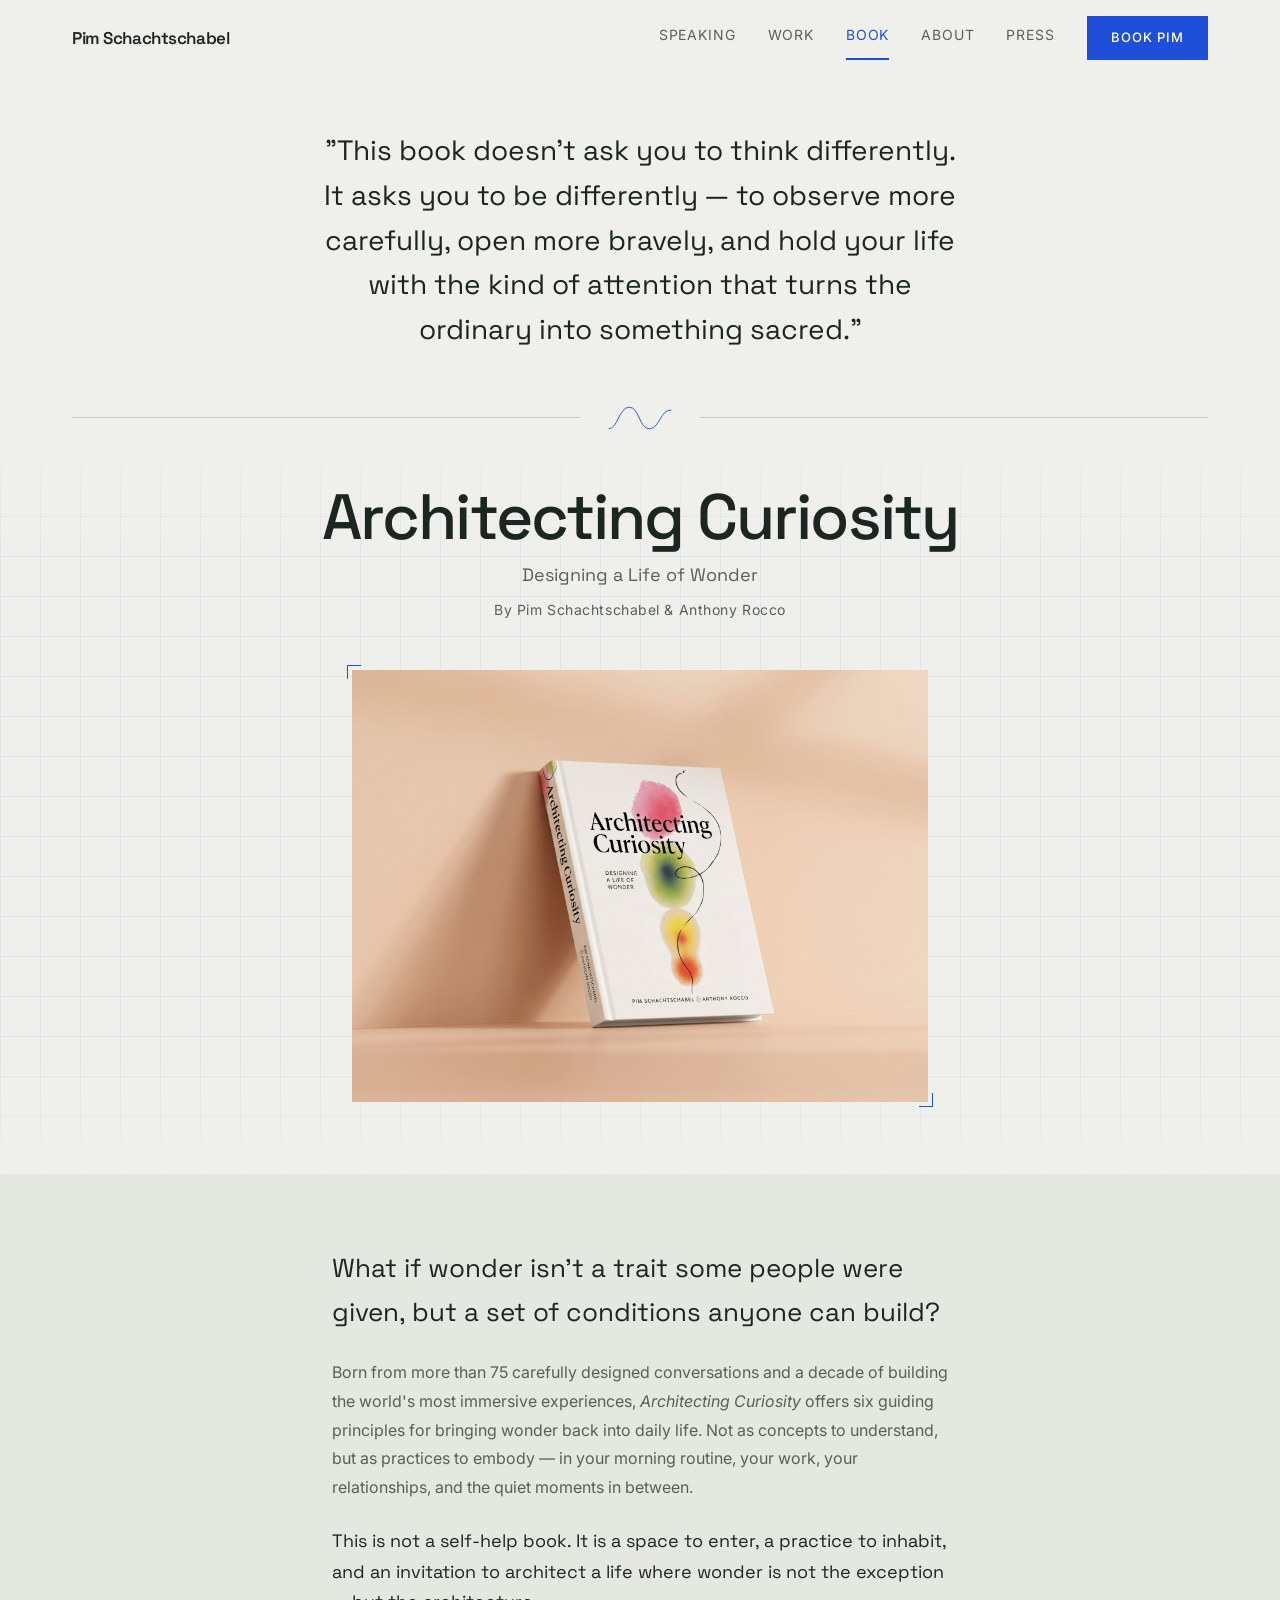
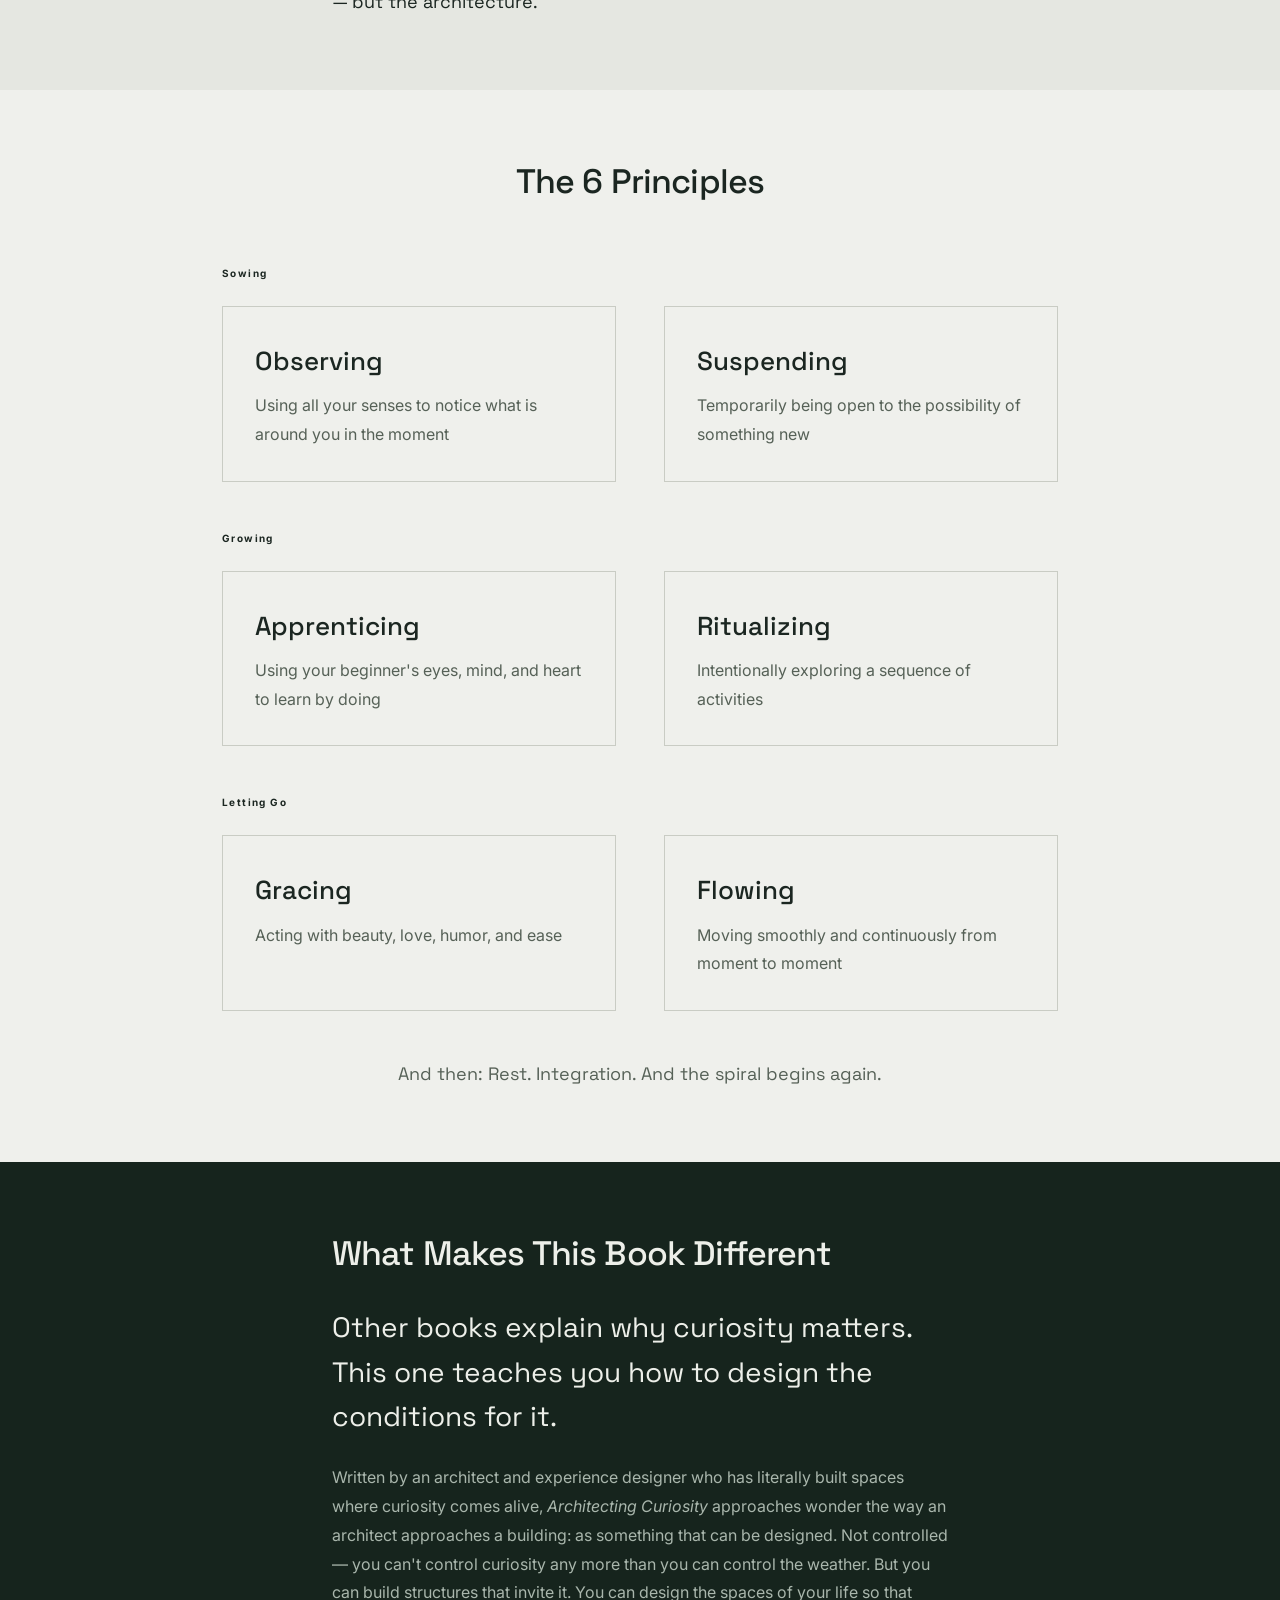
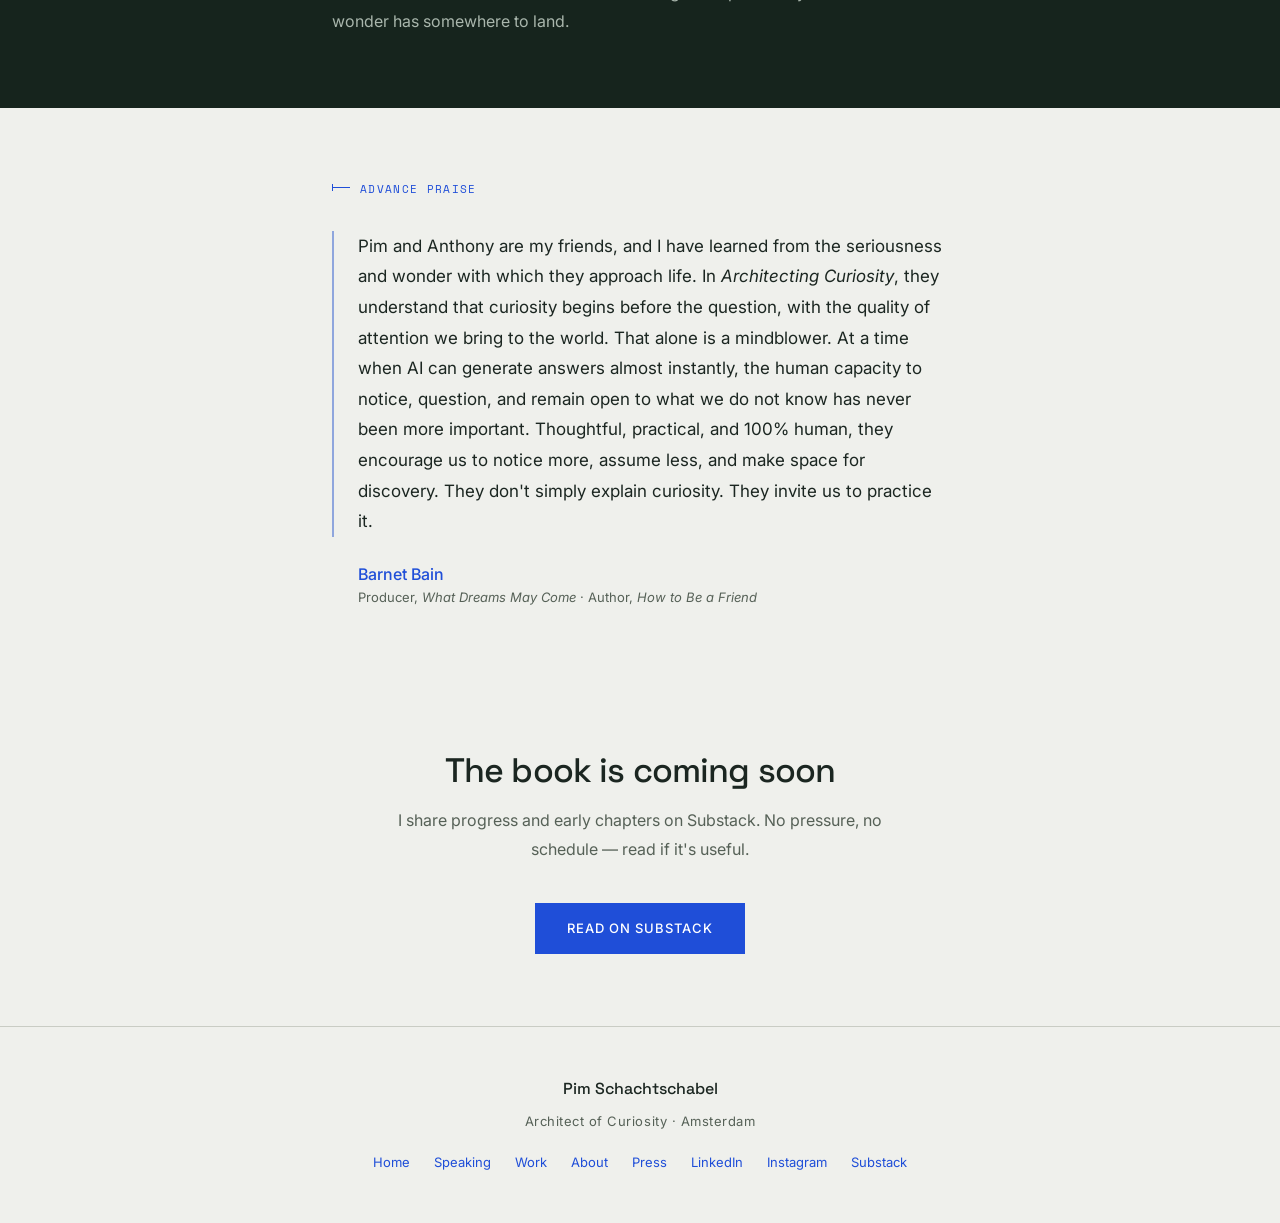
<file: book.html>
<!DOCTYPE html>
<html lang="en" class="no-js">
<head>
  <meta charset="UTF-8">
  <meta name="viewport" content="width=device-width, initial-scale=1.0">
  <title>Architecting Curiosity — A Book by Pim Schachtschabel &amp; Anthony Rocco</title>
  <meta name="description" content="Architecting Curiosity: Designing a Life of Wonder. Six practices that set up the conditions for wonder, born from 75+ research conversations. Coming soon.">
  <link rel="canonical" href="https://pimschachtschabel.github.io/book.html">

  <meta property="og:type" content="book">
  <meta property="og:site_name" content="Pim Schachtschabel">
  <meta property="og:title" content="Architecting Curiosity — Designing a Life of Wonder">
  <meta property="og:description" content="What if wonder isn't a trait some people were given, but a set of conditions anyone can build? Six practices, born from 75+ conversations. Coming soon.">
  <meta property="og:url" content="https://pimschachtschabel.github.io/book.html">
  <meta property="og:image" content="https://pimschachtschabel.github.io/images/book-cover.jpg">
  <meta property="og:image:width" content="2000">
  <meta property="og:image:height" content="1498">
  <meta property="og:image:alt" content="The cover of Architecting Curiosity by Pim Schachtschabel and Anthony Rocco">
  <meta name="twitter:card" content="summary_large_image">

  <link rel="icon" href="favicon.svg" type="image/svg+xml">
  <link rel="preconnect" href="https://fonts.googleapis.com">
  <link rel="preconnect" href="https://fonts.gstatic.com" crossorigin>
  <link href="https://fonts.googleapis.com/css2?family=Inter:ital,wght@0,400;0,500;0,600;1,400&family=Space+Grotesk:wght@400;500;700&family=Space+Mono:wght@400;700&display=swap" rel="stylesheet">
  <link rel="stylesheet" href="styles.css">
</head>
<body>
  <a href="#content" class="skip-link">Skip to content</a>

  <!-- ========== NAV ========== -->
  <nav class="nav" aria-label="Main">
    <div class="nav__inner">
      <a class="nav__logo" href="index.html">Pim Schachtschabel</a>
      <ul class="nav__links">
        <li><a class="nav__link" href="speaking.html">Speaking</a></li>
        <li><a class="nav__link" href="work.html">Work</a></li>
        <li><a class="nav__link nav__link--active" href="book.html" aria-current="page">Book</a></li>
        <li><a class="nav__link" href="about.html">About</a></li>
        <li><a class="nav__link" href="press.html">Press</a></li>
        <li><a class="btn btn--primary nav__cta" href="speaking.html#get-in-touch">Book Pim</a></li>
      </ul>
      <button class="nav__hamburger" aria-label="Toggle menu" aria-expanded="false" aria-controls="mobile-menu">
        <span class="nav__hamburger-line"></span>
        <span class="nav__hamburger-line"></span>
        <span class="nav__hamburger-line"></span>
      </button>
    </div>
    <ul class="nav__mobile-menu" id="mobile-menu">
      <li><a class="nav__mobile-link" href="index.html">Home</a></li>
      <li><a class="nav__mobile-link" href="speaking.html">Speaking</a></li>
      <li><a class="nav__mobile-link" href="work.html">Work</a></li>
      <li><a class="nav__mobile-link nav__mobile-link--active" href="book.html" aria-current="page">Book</a></li>
      <li><a class="nav__mobile-link" href="about.html">About</a></li>
      <li><a class="nav__mobile-link" href="press.html">Press</a></li>
    </ul>
  </nav>

  <main id="content">

    <!-- Lead quote -->
    <section class="section section--page-top text-center" style="padding-bottom:var(--space-7);">
      <div class="container" style="max-width:43.75rem;">
        <div class="reveal">
          <p class="text-quote">"This book doesn't ask you to think differently. It asks you to be differently — to observe more carefully, open more bravely, and hold your life with the kind of attention that turns the ordinary into something sacred."</p>
        </div>
      </div>
    </section>

    <div class="divider"><span class="thread thread--inline" aria-hidden="true"><svg viewBox="0 0 90 50" focusable="false"><path pathLength="1" d="M2 40 C14 40 16 10 30 10 C44 10 44 40 58 40 C72 40 74 12 88 14"/></svg></span></div>

    <!-- Title & cover -->
    <section class="section text-center band--grid">
      <div class="thread" aria-hidden="true"><svg viewBox="0 0 100 900" preserveAspectRatio="none" focusable="false"><path pathLength="1" d="M58 0 C58 22 80 30 82 50 C84 68 64 76 56 64 C50 54 66 44 82 56 C96 66 92 104 88 134 C82 184 34 198 32 250 C30 302 88 316 86 370 C84 420 36 438 38 490 C40 546 94 558 88 612 C83 660 34 674 36 728 C38 782 90 792 86 848 C84 876 72 888 70 900"/></svg></div>
      <div class="reveal">
        <h1 class="book-title">Architecting Curiosity</h1>
        <p class="text-caption text-caption--muted mt-2">Designing a Life of Wonder</p>
        <p class="book-byline mt-2">By Pim Schachtschabel &amp; Anthony Rocco</p>
      </div>
      <figure class="frame book-cover reveal reveal--media">
        <img src="images/book-cover.jpg" alt="The cover of Architecting Curiosity by Pim Schachtschabel and Anthony Rocco" width="2000" height="1498" loading="lazy">
      </figure>
    </section>

    <!-- Core Promise -->
    <section class="section bg-subtle">
      <div class="container container--narrow">
        <div class="reveal">
          <p class="text-lead mb-4">What if wonder isn't a trait some people were given, but a set of conditions anyone can build?</p>
        </div>
        <div class="reveal reveal--d1">
          <p class="text-body mb-4">Born from more than 75 carefully designed conversations and a decade of building the world's most immersive experiences, <em>Architecting Curiosity</em> offers six guiding principles for bringing wonder back into daily life. Not as concepts to understand, but as practices to embody — in your morning routine, your work, your relationships, and the quiet moments in between.</p>
        </div>
        <div class="reveal reveal--d2">
          <p class="text-caption">This is not a self-help book. It is a space to enter, a practice to inhabit, and an invitation to architect a life where wonder is not the exception — but the architecture.</p>
        </div>
      </div>
    </section>

    <!-- 6 Principles Full -->
    <section class="section">
      <div class="container" style="max-width:56.25rem;">
        <div class="reveal">
          <h2 class="heading-section text-center mb-8">The 6 Principles</h2>
        </div>
        <div class="reveal">
          <h3 class="text-label--small mb-4">Sowing</h3>
          <div class="card-grid card-grid--2 mb-7">
            <div class="principle-box"><h4 class="principle-box__name">Observing</h4><p class="text-body">Using all your senses to notice what is around you in the moment</p></div>
            <div class="principle-box"><h4 class="principle-box__name">Suspending</h4><p class="text-body">Temporarily being open to the possibility of something new</p></div>
          </div>
        </div>
        <div class="reveal">
          <h3 class="text-label--small mb-4">Growing</h3>
          <div class="card-grid card-grid--2 mb-7">
            <div class="principle-box"><h4 class="principle-box__name">Apprenticing</h4><p class="text-body">Using your beginner's eyes, mind, and heart to learn by doing</p></div>
            <div class="principle-box"><h4 class="principle-box__name">Ritualizing</h4><p class="text-body">Intentionally exploring a sequence of activities</p></div>
          </div>
        </div>
        <div class="reveal">
          <h3 class="text-label--small mb-4">Letting Go</h3>
          <div class="card-grid card-grid--2 mb-7">
            <div class="principle-box"><h4 class="principle-box__name">Gracing</h4><p class="text-body">Acting with beauty, love, humor, and ease</p></div>
            <div class="principle-box"><h4 class="principle-box__name">Flowing</h4><p class="text-body">Moving smoothly and continuously from moment to moment</p></div>
          </div>
        </div>
        <div class="reveal text-center">
          <p class="text-caption text-caption--muted">And then: Rest. Integration. And the spiral begins again.</p>
        </div>
      </div>
    </section>

    <!-- What makes it different -->
    <section class="section bg-emphasis">
      <div class="container container--narrow">
        <div class="reveal">
          <h2 class="heading-section mb-5">What Makes This Book Different</h2>
        </div>
        <div class="reveal reveal--d1">
          <p class="text-quote mb-4">Other books explain why curiosity matters. This one teaches you how to design the conditions for it.</p>
        </div>
        <div class="reveal reveal--d2">
          <p class="text-body">Written by an architect and experience designer who has literally built spaces where curiosity comes alive, <em>Architecting Curiosity</em> approaches wonder the way an architect approaches a building: as something that can be designed. Not controlled — you can't control curiosity any more than you can control the weather. But you can build structures that invite it. You can design the spaces of your life so that wonder has somewhere to land.</p>
        </div>
      </div>
    </section>

    <!-- Advance praise -->
    <section class="section">
      <div class="container container--narrow">
        <div class="reveal">
          <p class="anno mb-5">Advance praise</p>
        </div>
        <figure class="endorsement reveal reveal--d1">
          <blockquote class="endorsement__quote">Pim and Anthony are my friends, and I have learned from the seriousness and wonder with which they approach life. In <em>Architecting Curiosity</em>, they understand that curiosity begins before the question, with the quality of attention we bring to the world. That alone is a mindblower. At a time when AI can generate answers almost instantly, the human capacity to notice, question, and remain open to what we do not know has never been more important. Thoughtful, practical, and 100% human, they encourage us to notice more, assume less, and make space for discovery. They don't simply explain curiosity. They invite us to practice it.</blockquote>
          <figcaption class="endorsement__by">
            <p class="attribution__name">Barnet Bain</p>
            <p class="attribution__role">Producer, <em>What Dreams May Come</em> &middot; Author, <em>How to Be a Friend</em></p>
          </figcaption>
        </figure>
      </div>
    </section>

    <!-- Follow -->
    <section class="section text-center">
      <div class="container" style="max-width:36rem;">
        <div class="reveal">
          <h2 class="heading-section mb-3">The book is coming soon</h2>
          <p class="text-body mx-auto mb-6">I share progress and early chapters on Substack. No pressure, no schedule — read if it's useful.</p>
          <a class="btn btn--primary" href="https://substack.com/@pimschachtschabel" target="_blank" rel="noopener noreferrer">Read on Substack</a>
        </div>
      </div>
    </section>
  </main>

  <!-- ========== FOOTER ========== -->
  <footer class="site-footer">
    <p class="site-footer__name">Pim Schachtschabel</p>
    <p class="site-footer__tagline">Architect of Curiosity &middot; Amsterdam</p>
    <ul class="site-footer__links">
      <li><a href="index.html">Home</a></li>
      <li><a href="speaking.html">Speaking</a></li>
      <li><a href="work.html">Work</a></li>
      <li><a href="about.html">About</a></li>
      <li><a href="press.html">Press</a></li>
      <li><a href="https://www.linkedin.com/in/pimschachtschabel" target="_blank" rel="noopener noreferrer">LinkedIn</a></li>
      <li><a href="https://www.instagram.com/pimschachtschabel/" target="_blank" rel="noopener noreferrer">Instagram</a></li>
      <li><a href="https://substack.com/@pimschachtschabel" target="_blank" rel="noopener noreferrer">Substack</a></li>
    </ul>
  </footer>

  <script src="main.js" defer></script>
</body>
</html>
</file>
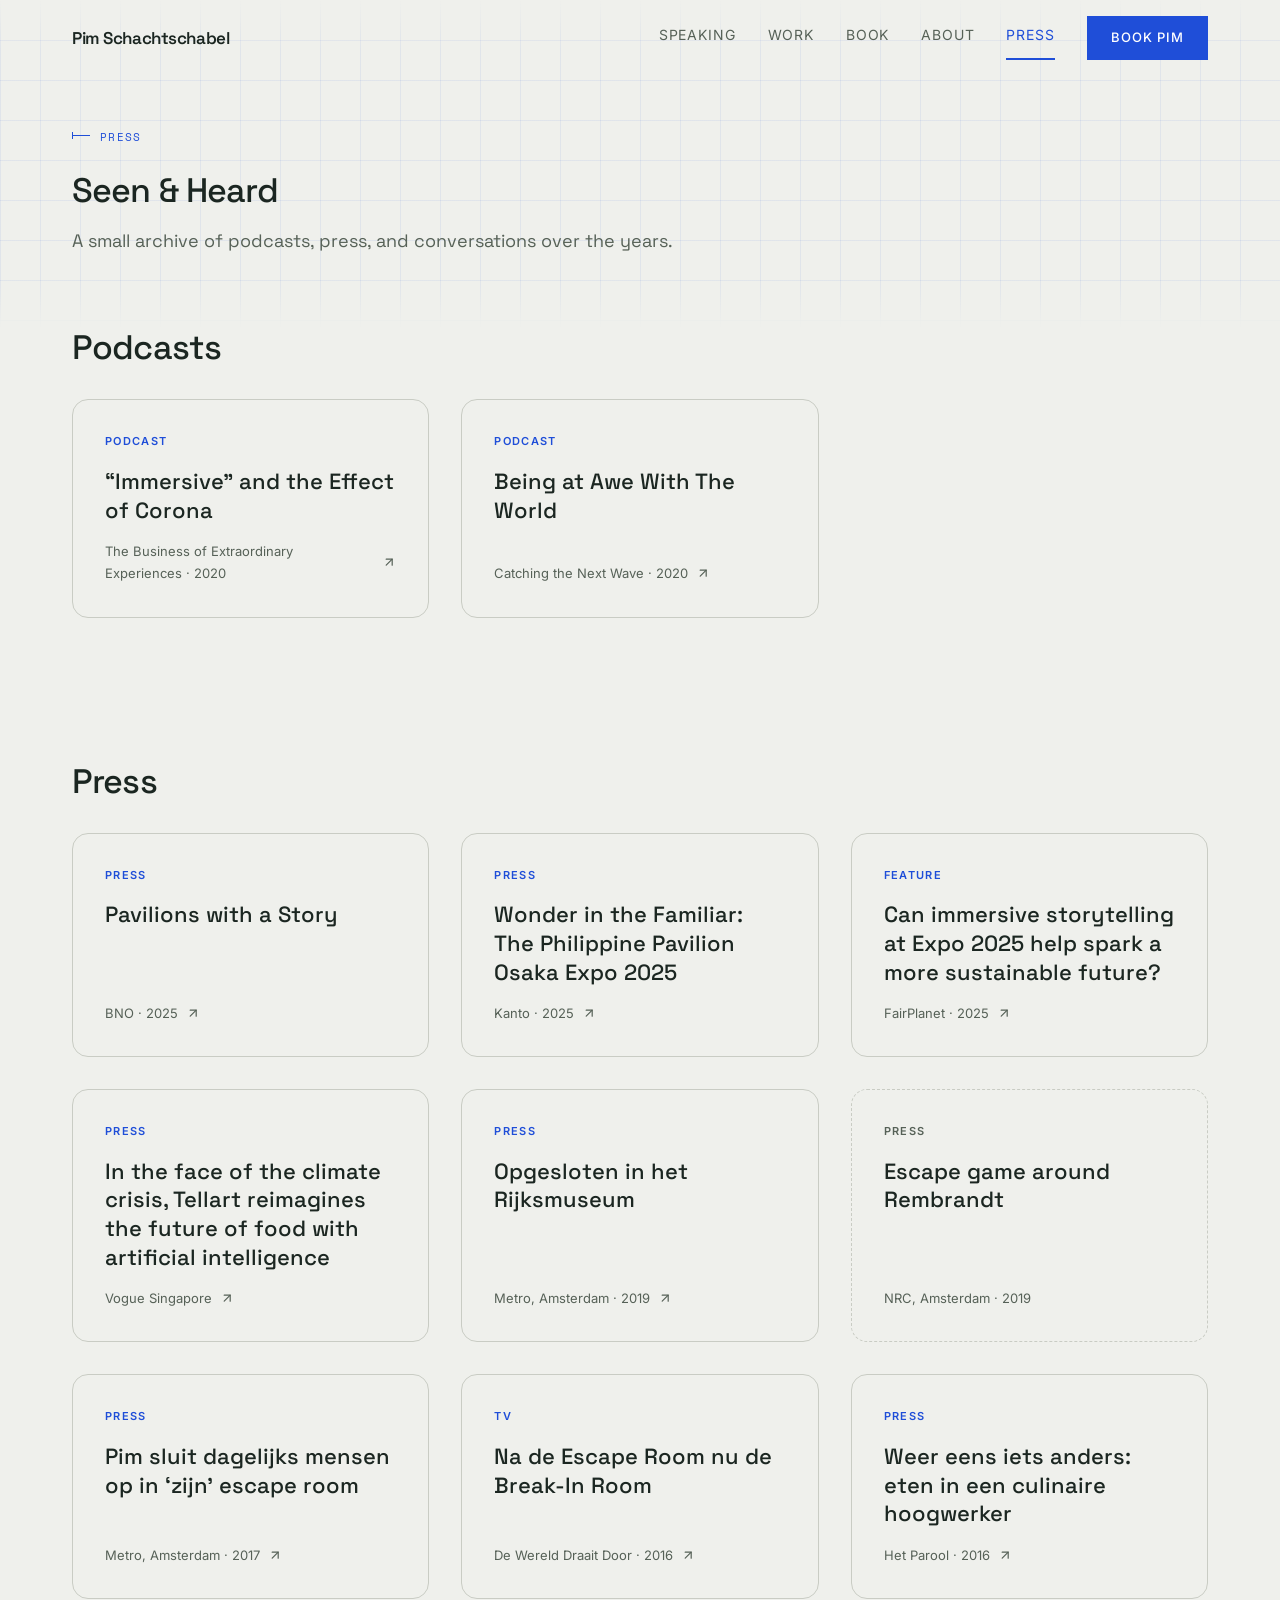
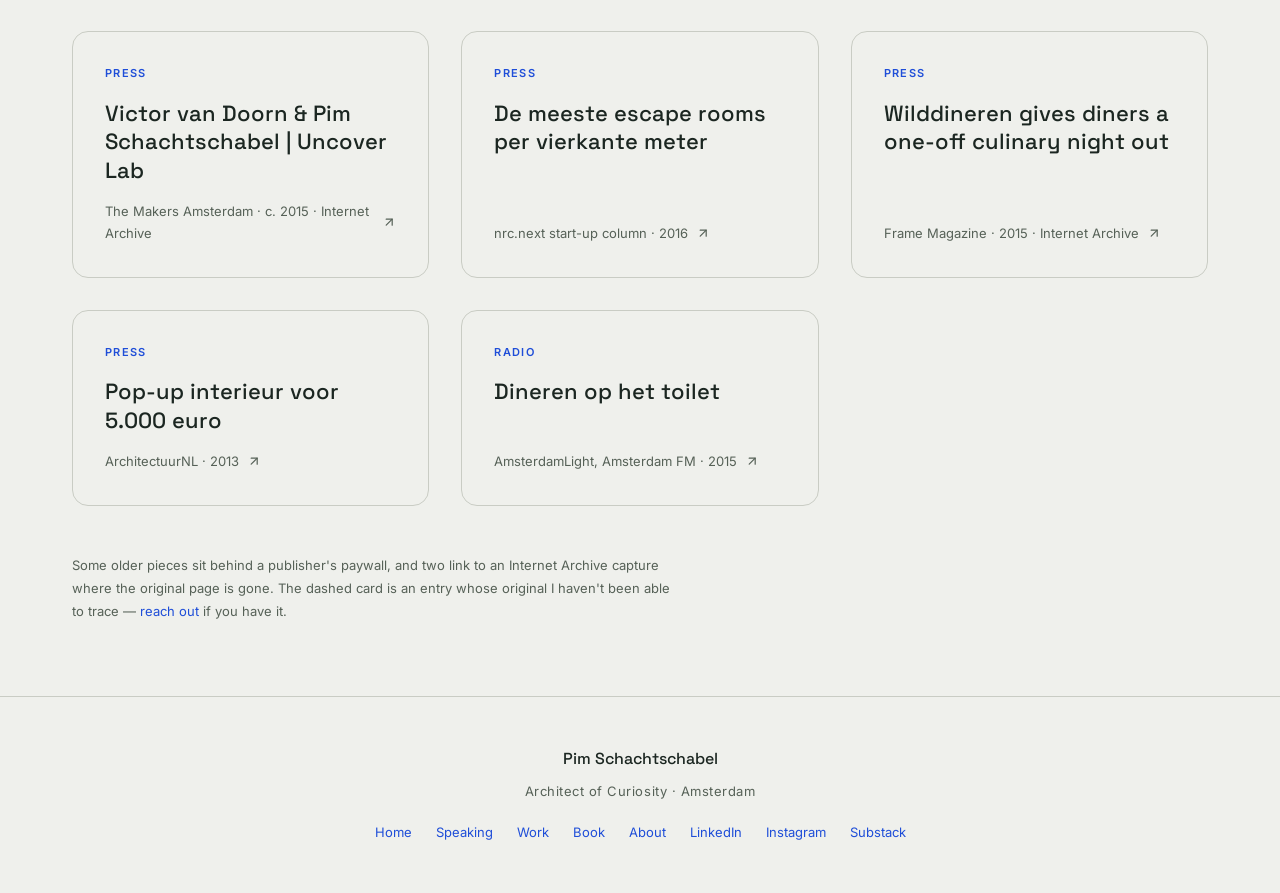
<file: press.html>
<!DOCTYPE html>
<html lang="en" class="no-js">
<head>
  <meta charset="UTF-8">
  <meta name="viewport" content="width=device-width, initial-scale=1.0">
  <title>Press &amp; Podcasts — Pim Schachtschabel</title>
  <meta name="description" content="Press, podcasts, radio, and TV featuring Pim Schachtschabel — from World Expo 2025 coverage in Vogue Singapore and Kanto to Sherlocked on De Wereld Draait Door.">
  <link rel="canonical" href="https://pimschachtschabel.github.io/press.html">

  <meta property="og:type" content="website">
  <meta property="og:site_name" content="Pim Schachtschabel">
  <meta property="og:title" content="Press &amp; Podcasts — Pim Schachtschabel">
  <meta property="og:description" content="A small archive of podcasts, press, and conversations over the years.">
  <meta property="og:url" content="https://pimschachtschabel.github.io/press.html">
  <meta property="og:image" content="https://pimschachtschabel.github.io/images/panel_itw.jpg">
  <meta property="og:image:width" content="600">
  <meta property="og:image:height" content="400">
  <meta property="og:image:alt" content="Pim Schachtschabel on a panel at Immersive Tech Week">
  <meta name="twitter:card" content="summary_large_image">

  <link rel="icon" href="favicon.svg" type="image/svg+xml">
  <link rel="preconnect" href="https://fonts.googleapis.com">
  <link rel="preconnect" href="https://fonts.gstatic.com" crossorigin>
  <link href="https://fonts.googleapis.com/css2?family=Inter:ital,wght@0,400;0,500;0,600;1,400&family=Space+Grotesk:wght@400;500;700&family=Space+Mono:wght@400;700&display=swap" rel="stylesheet">
  <link rel="stylesheet" href="styles.css">
</head>
<body>
  <a href="#content" class="skip-link">Skip to content</a>

  <!-- ========== NAV ========== -->
  <nav class="nav" aria-label="Main">
    <div class="nav__inner">
      <a class="nav__logo" href="index.html">Pim Schachtschabel</a>
      <ul class="nav__links">
        <li><a class="nav__link" href="speaking.html">Speaking</a></li>
        <li><a class="nav__link" href="work.html">Work</a></li>
        <li><a class="nav__link" href="book.html">Book</a></li>
        <li><a class="nav__link" href="about.html">About</a></li>
        <li><a class="nav__link nav__link--active" href="press.html" aria-current="page">Press</a></li>
        <li><a class="btn btn--primary nav__cta" href="speaking.html#get-in-touch">Book Pim</a></li>
      </ul>
      <button class="nav__hamburger" aria-label="Toggle menu" aria-expanded="false" aria-controls="mobile-menu">
        <span class="nav__hamburger-line"></span>
        <span class="nav__hamburger-line"></span>
        <span class="nav__hamburger-line"></span>
      </button>
    </div>
    <ul class="nav__mobile-menu" id="mobile-menu">
      <li><a class="nav__mobile-link" href="index.html">Home</a></li>
      <li><a class="nav__mobile-link" href="speaking.html">Speaking</a></li>
      <li><a class="nav__mobile-link" href="work.html">Work</a></li>
      <li><a class="nav__mobile-link" href="book.html">Book</a></li>
      <li><a class="nav__mobile-link" href="about.html">About</a></li>
      <li><a class="nav__mobile-link nav__mobile-link--active" href="press.html" aria-current="page">Press</a></li>
    </ul>
  </nav>

  <main id="content">

    <!-- Header -->
    <section class="section section--page-top band--grid">
      <div class="thread" aria-hidden="true"><svg viewBox="0 0 100 900" preserveAspectRatio="none" focusable="false"><path pathLength="1" d="M58 0 C58 22 80 30 82 50 C84 68 64 76 56 64 C50 54 66 44 82 56 C96 66 92 104 88 134 C82 184 34 198 32 250 C30 302 88 316 86 370 C84 420 36 438 38 490 C40 546 94 558 88 612 C83 660 34 674 36 728 C38 782 90 792 86 848 C84 876 72 888 70 900"/></svg></div>
      <div class="container">
        <div class="reveal">
          <p class="anno mb-4">Press</p>
        </div>
        <div class="reveal reveal--d1">
          <h1 class="heading-section">Seen &amp; Heard</h1>
          <p class="text-caption text-caption--muted mt-3">A small archive of podcasts, press, and conversations over the years.</p>
        </div>
      </div>
    </section>

    <!-- Podcasts -->
    <section class="section pt-0">
      <div class="container">
        <div class="reveal">
          <h2 class="heading-section mb-5">Podcasts</h2>
        </div>
        <div class="press-grid">
          <a class="press-card reveal" href="https://podcasts.apple.com/us/podcast/immersive-and-the-effect-of-corona-ft-pim-schachtschabel/id1480352020?i=1000483502123" target="_blank" rel="noopener noreferrer">
            <span class="press-card__tag">Podcast</span>
            <h3 class="press-card__title">&ldquo;Immersive&rdquo; and the Effect of Corona</h3>
            <span class="press-card__meta">
              <span>The Business of Extraordinary Experiences &middot; 2020</span>
              <svg class="press-card__arrow" viewBox="0 0 24 24" fill="none" stroke="currentColor" stroke-width="2" stroke-linecap="round" stroke-linejoin="round" aria-hidden="true"><line x1="7" y1="17" x2="17" y2="7"/><polyline points="7 7 17 7 17 17"/></svg>
            </span>
          </a>
          <a class="press-card reveal reveal--d1" href="https://podcasts.apple.com/us/podcast/s5-s5-pim-schachtschabel-being-at-awe-with-the-world/id1434396967?i=1000462489387" target="_blank" rel="noopener noreferrer">
            <span class="press-card__tag">Podcast</span>
            <h3 class="press-card__title">Being at Awe With The World</h3>
            <span class="press-card__meta">
              <span>Catching the Next Wave &middot; 2020</span>
              <svg class="press-card__arrow" viewBox="0 0 24 24" fill="none" stroke="currentColor" stroke-width="2" stroke-linecap="round" stroke-linejoin="round" aria-hidden="true"><line x1="7" y1="17" x2="17" y2="7"/><polyline points="7 7 17 7 17 17"/></svg>
            </span>
          </a>
        </div>
      </div>
    </section>

    <!-- Press -->
    <section class="section">
      <div class="container">
        <div class="reveal">
          <h2 class="heading-section mb-5">Press</h2>
        </div>
        <div class="press-grid">
          <a class="press-card reveal" href="https://www.bno.nl/blog/artikelen-10/pavilions-with-a-story-2487" target="_blank" rel="noopener noreferrer">
            <span class="press-card__tag">Press</span>
            <h3 class="press-card__title">Pavilions with a Story</h3>
            <span class="press-card__meta">
              <span>BNO &middot; 2025</span>
              <svg class="press-card__arrow" viewBox="0 0 24 24" fill="none" stroke="currentColor" stroke-width="2" stroke-linecap="round" stroke-linejoin="round" aria-hidden="true"><line x1="7" y1="17" x2="17" y2="7"/><polyline points="7 7 17 7 17 17"/></svg>
            </span>
          </a>
          <a class="press-card reveal reveal--d1" href="https://kanto.ph/spaces/architecture/philippine-pavilion-expo-osaka-2025/" target="_blank" rel="noopener noreferrer">
            <span class="press-card__tag">Press</span>
            <h3 class="press-card__title">Wonder in the Familiar: The Philippine Pavilion Osaka Expo 2025</h3>
            <span class="press-card__meta">
              <span>Kanto &middot; 2025</span>
              <svg class="press-card__arrow" viewBox="0 0 24 24" fill="none" stroke="currentColor" stroke-width="2" stroke-linecap="round" stroke-linejoin="round" aria-hidden="true"><line x1="7" y1="17" x2="17" y2="7"/><polyline points="7 7 17 7 17 17"/></svg>
            </span>
          </a>
          <a class="press-card reveal reveal--d2" href="https://www.fairplanet.org/story/can-immersive-storytelling-at-expo-2025-help-spark-a-more-sustainable-future/" target="_blank" rel="noopener noreferrer">
            <span class="press-card__tag">Feature</span>
            <h3 class="press-card__title">Can immersive storytelling at Expo 2025 help spark a more sustainable future?</h3>
            <span class="press-card__meta">
              <span>FairPlanet &middot; 2025</span>
              <svg class="press-card__arrow" viewBox="0 0 24 24" fill="none" stroke="currentColor" stroke-width="2" stroke-linecap="round" stroke-linejoin="round" aria-hidden="true"><line x1="7" y1="17" x2="17" y2="7"/><polyline points="7 7 17 7 17 17"/></svg>
            </span>
          </a>
          <a class="press-card reveal" href="https://vogue.sg/tellart-future-of-food-artificial-intelligence/" target="_blank" rel="noopener noreferrer">
            <span class="press-card__tag">Press</span>
            <h3 class="press-card__title">In the face of the climate crisis, Tellart reimagines the future of food with artificial intelligence</h3>
            <span class="press-card__meta">
              <span>Vogue Singapore</span>
              <svg class="press-card__arrow" viewBox="0 0 24 24" fill="none" stroke="currentColor" stroke-width="2" stroke-linecap="round" stroke-linejoin="round" aria-hidden="true"><line x1="7" y1="17" x2="17" y2="7"/><polyline points="7 7 17 7 17 17"/></svg>
            </span>
          </a>
          <a class="press-card reveal reveal--d1" href="https://www.metronieuws.nl/in-het-nieuws/2019/07/opgesloten-in-het-rijksmuseum/" target="_blank" rel="noopener noreferrer">
            <span class="press-card__tag">Press</span>
            <h3 class="press-card__title">Opgesloten in het Rijksmuseum</h3>
            <span class="press-card__meta">
              <span>Metro, Amsterdam &middot; 2019</span>
              <svg class="press-card__arrow" viewBox="0 0 24 24" fill="none" stroke="currentColor" stroke-width="2" stroke-linecap="round" stroke-linejoin="round" aria-hidden="true"><line x1="7" y1="17" x2="17" y2="7"/><polyline points="7 7 17 7 17 17"/></svg>
            </span>
          </a>
          <div class="press-card press-card--static reveal reveal--d1">
            <span class="press-card__tag">Press</span>
            <h3 class="press-card__title">Escape game around Rembrandt</h3>
            <span class="press-card__meta"><span>NRC, Amsterdam &middot; 2019</span></span>
          </div>
          <a class="press-card reveal reveal--d2" href="https://www.metronieuws.nl/in-het-nieuws/binnenland/2017/02/pim-sluit-dagelijks-mensen-op-in-zijn-escape-room/" target="_blank" rel="noopener noreferrer">
            <span class="press-card__tag">Press</span>
            <h3 class="press-card__title">Pim sluit dagelijks mensen op in &lsquo;zijn&rsquo; escape room</h3>
            <span class="press-card__meta">
              <span>Metro, Amsterdam &middot; 2017</span>
              <svg class="press-card__arrow" viewBox="0 0 24 24" fill="none" stroke="currentColor" stroke-width="2" stroke-linecap="round" stroke-linejoin="round" aria-hidden="true"><line x1="7" y1="17" x2="17" y2="7"/><polyline points="7 7 17 7 17 17"/></svg>
            </span>
          </a>
          <a class="press-card reveal" href="https://www.bnnvara.nl/dewerelddraaitdoor/videos/430736" target="_blank" rel="noopener noreferrer">
            <span class="press-card__tag">TV</span>
            <h3 class="press-card__title">Na de Escape Room nu de Break-In Room</h3>
            <span class="press-card__meta">
              <span>De Wereld Draait Door &middot; 2016</span>
              <svg class="press-card__arrow" viewBox="0 0 24 24" fill="none" stroke="currentColor" stroke-width="2" stroke-linecap="round" stroke-linejoin="round" aria-hidden="true"><line x1="7" y1="17" x2="17" y2="7"/><polyline points="7 7 17 7 17 17"/></svg>
            </span>
          </a>
          <a class="press-card reveal reveal--d1" href="https://www.parool.nl/nieuws/weer-eens-iets-anders-eten-in-een-culinaire-hoogwerker~b96d982e/" target="_blank" rel="noopener noreferrer">
            <span class="press-card__tag">Press</span>
            <h3 class="press-card__title">Weer eens iets anders: eten in een culinaire hoogwerker</h3>
            <span class="press-card__meta">
              <span>Het Parool &middot; 2016</span>
              <svg class="press-card__arrow" viewBox="0 0 24 24" fill="none" stroke="currentColor" stroke-width="2" stroke-linecap="round" stroke-linejoin="round" aria-hidden="true"><line x1="7" y1="17" x2="17" y2="7"/><polyline points="7 7 17 7 17 17"/></svg>
            </span>
          </a>
          <a class="press-card reveal reveal--d2" href="https://web.archive.org/web/20190317005738/https://themakersamsterdam.com/victor-van-doorn-pim-schachtschabel-uncover-lab/index.html" target="_blank" rel="noopener noreferrer">
            <span class="press-card__tag">Press</span>
            <h3 class="press-card__title">Victor van Doorn &amp; Pim Schachtschabel | Uncover Lab</h3>
            <span class="press-card__meta">
              <span>The Makers Amsterdam &middot; c. 2015 &middot; Internet Archive</span>
              <svg class="press-card__arrow" viewBox="0 0 24 24" fill="none" stroke="currentColor" stroke-width="2" stroke-linecap="round" stroke-linejoin="round" aria-hidden="true"><line x1="7" y1="17" x2="17" y2="7"/><polyline points="7 7 17 7 17 17"/></svg>
            </span>
          </a>
          <a class="press-card reveal" href="https://www.nrc.nl/nieuws/2016/05/25/de-meeste-escape-rooms-per-vierkante-meter-1622155-a113633" target="_blank" rel="noopener noreferrer">
            <span class="press-card__tag">Press</span>
            <h3 class="press-card__title">De meeste escape rooms per vierkante meter</h3>
            <span class="press-card__meta">
              <span>nrc.next start-up column &middot; 2016</span>
              <svg class="press-card__arrow" viewBox="0 0 24 24" fill="none" stroke="currentColor" stroke-width="2" stroke-linecap="round" stroke-linejoin="round" aria-hidden="true"><line x1="7" y1="17" x2="17" y2="7"/><polyline points="7 7 17 7 17 17"/></svg>
            </span>
          </a>
          <a class="press-card reveal reveal--d1" href="https://web.archive.org/web/20260314170733/https://frameweb.com/article/wilddineren-gives-diners-a-one-off-culinary-night-out" target="_blank" rel="noopener noreferrer">
            <span class="press-card__tag">Press</span>
            <h3 class="press-card__title">Wilddineren gives diners a one-off culinary night out</h3>
            <span class="press-card__meta">
              <span>Frame Magazine &middot; 2015 &middot; Internet Archive</span>
              <svg class="press-card__arrow" viewBox="0 0 24 24" fill="none" stroke="currentColor" stroke-width="2" stroke-linecap="round" stroke-linejoin="round" aria-hidden="true"><line x1="7" y1="17" x2="17" y2="7"/><polyline points="7 7 17 7 17 17"/></svg>
            </span>
          </a>
          <a class="press-card reveal reveal--d2" href="https://www.architectuur.nl/architect-2/pop-interieur-voor-5-000-euro/" target="_blank" rel="noopener noreferrer">
            <span class="press-card__tag">Press</span>
            <h3 class="press-card__title">Pop-up interieur voor 5.000 euro</h3>
            <span class="press-card__meta">
              <span>ArchitectuurNL &middot; 2013</span>
              <svg class="press-card__arrow" viewBox="0 0 24 24" fill="none" stroke="currentColor" stroke-width="2" stroke-linecap="round" stroke-linejoin="round" aria-hidden="true"><line x1="7" y1="17" x2="17" y2="7"/><polyline points="7 7 17 7 17 17"/></svg>
            </span>
          </a>
          <a class="press-card reveal" href="https://www.amsterdamfm.nl/dineren-op-het-toilet/" target="_blank" rel="noopener noreferrer">
            <span class="press-card__tag">Radio</span>
            <h3 class="press-card__title">Dineren op het toilet</h3>
            <span class="press-card__meta">
              <span>AmsterdamLight, Amsterdam FM &middot; 2015</span>
              <svg class="press-card__arrow" viewBox="0 0 24 24" fill="none" stroke="currentColor" stroke-width="2" stroke-linecap="round" stroke-linejoin="round" aria-hidden="true"><line x1="7" y1="17" x2="17" y2="7"/><polyline points="7 7 17 7 17 17"/></svg>
            </span>
          </a>
        </div>
        <p class="text-body mt-7" style="font-size:var(--font-size-sm);">Some older pieces sit behind a publisher's paywall, and two link to an Internet Archive capture where the original page is gone. The dashed card is an entry whose original I haven't been able to trace — <a href="https://www.linkedin.com/in/pimschachtschabel" target="_blank" rel="noopener noreferrer">reach out</a> if you have it.</p>
      </div>
    </section>
  </main>

  <!-- ========== FOOTER ========== -->
  <footer class="site-footer">
    <p class="site-footer__name">Pim Schachtschabel</p>
    <p class="site-footer__tagline">Architect of Curiosity &middot; Amsterdam</p>
    <ul class="site-footer__links">
      <li><a href="index.html">Home</a></li>
      <li><a href="speaking.html">Speaking</a></li>
      <li><a href="work.html">Work</a></li>
      <li><a href="book.html">Book</a></li>
      <li><a href="about.html">About</a></li>
      <li><a href="https://www.linkedin.com/in/pimschachtschabel" target="_blank" rel="noopener noreferrer">LinkedIn</a></li>
      <li><a href="https://www.instagram.com/pimschachtschabel/" target="_blank" rel="noopener noreferrer">Instagram</a></li>
      <li><a href="https://substack.com/@pimschachtschabel" target="_blank" rel="noopener noreferrer">Substack</a></li>
    </ul>
  </footer>

  <script src="main.js" defer></script>
</body>
</html>
</file>
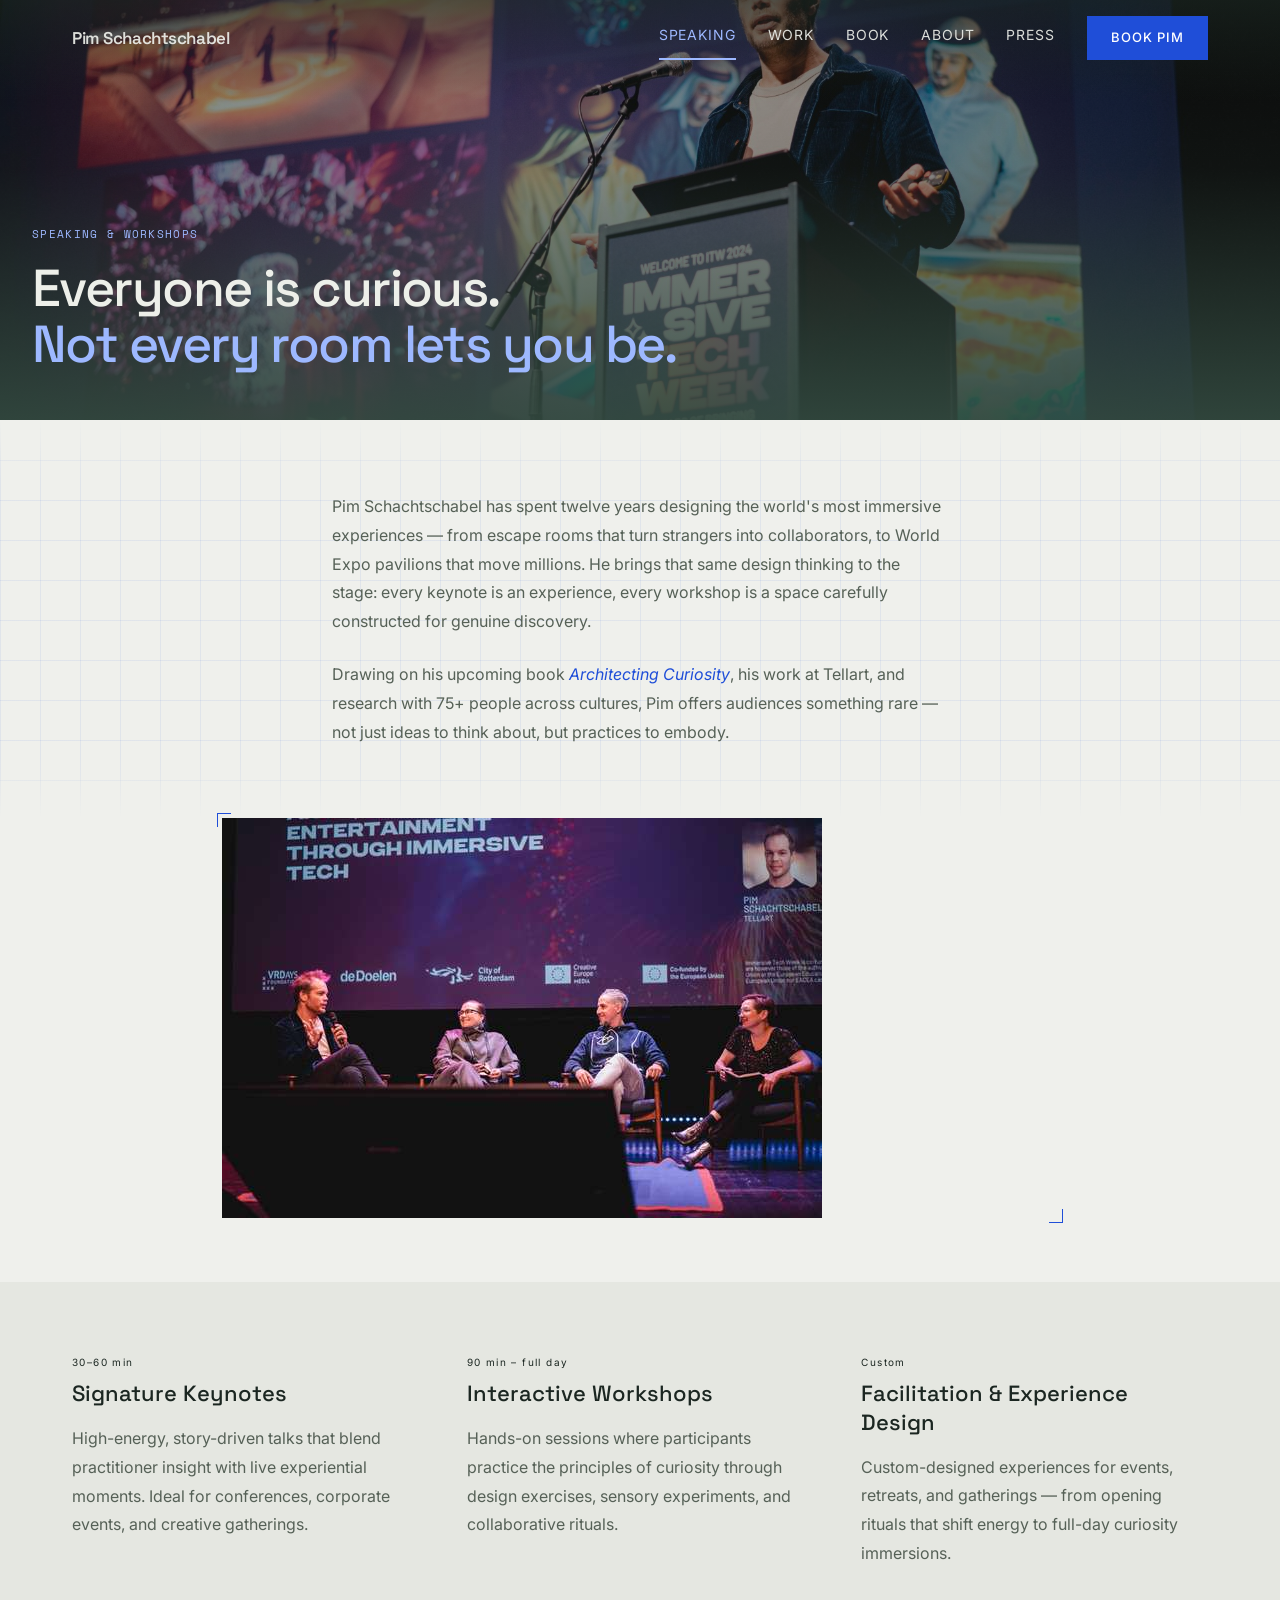
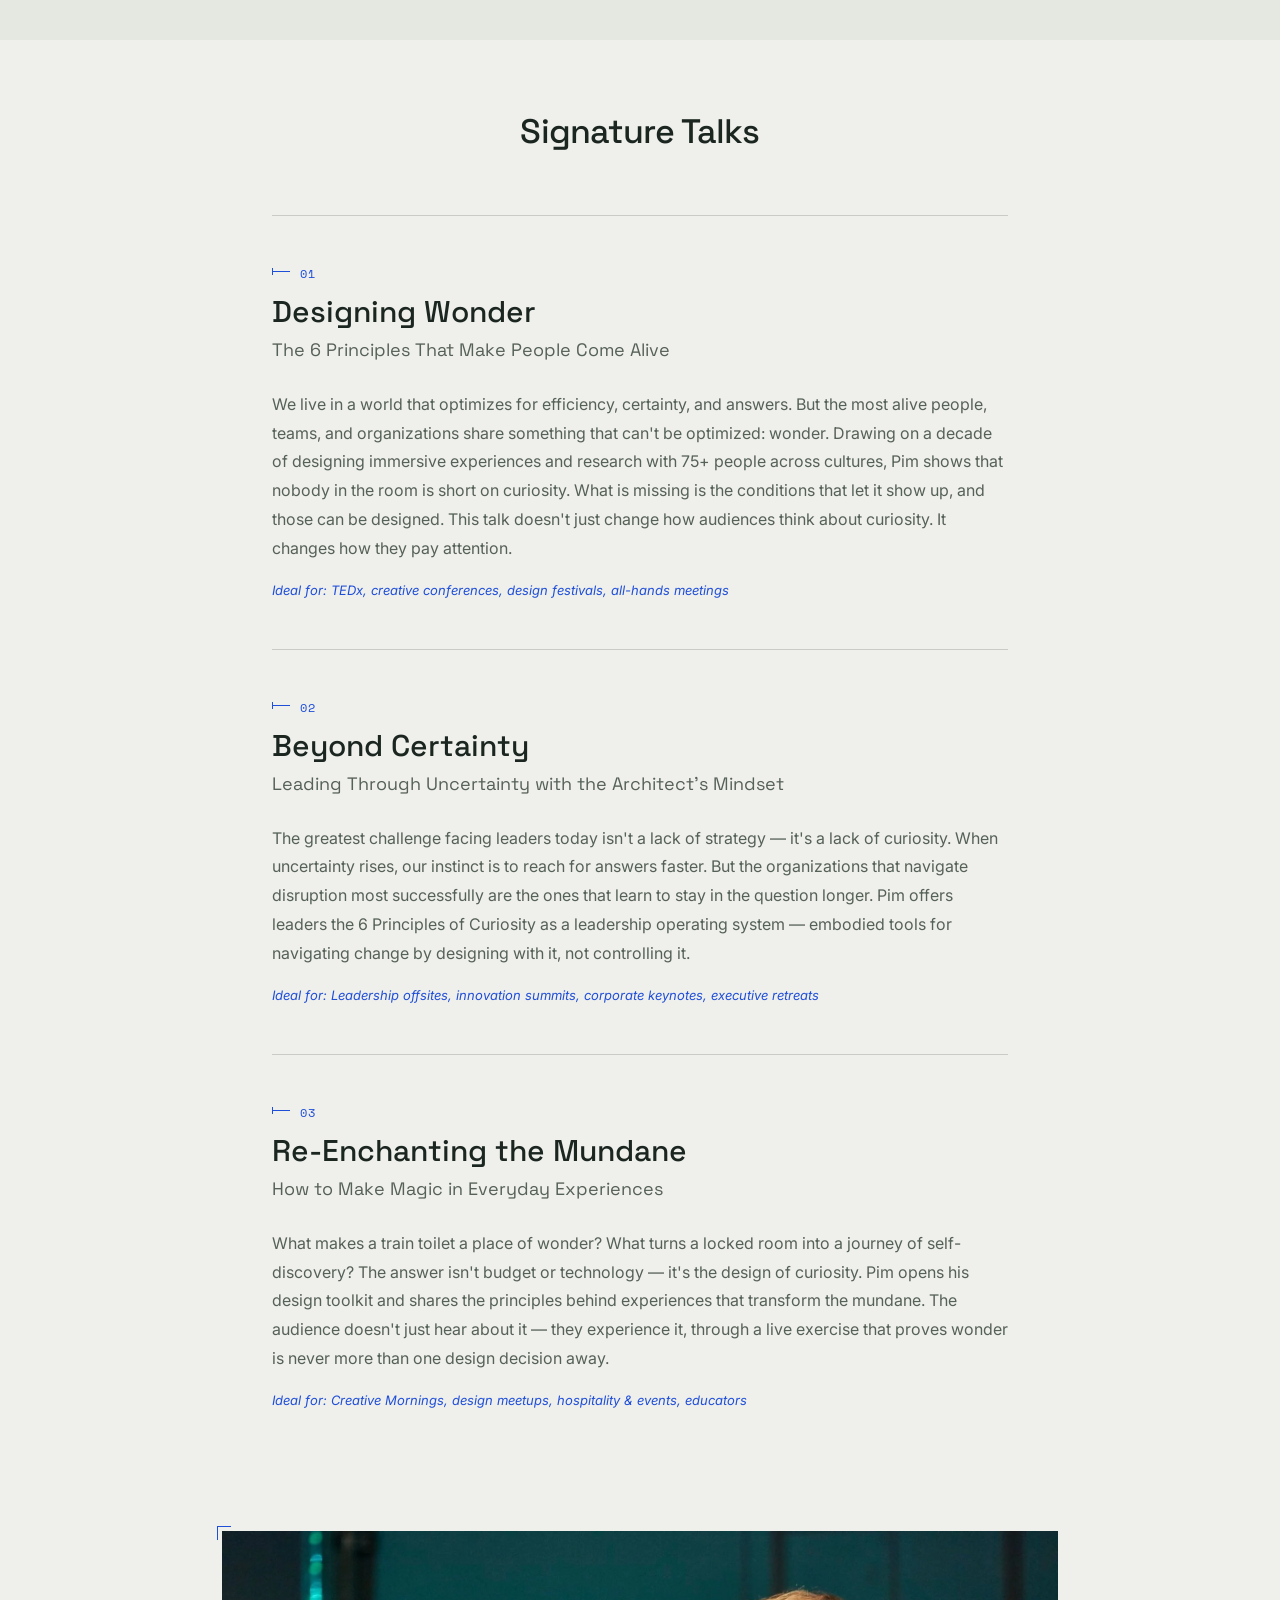
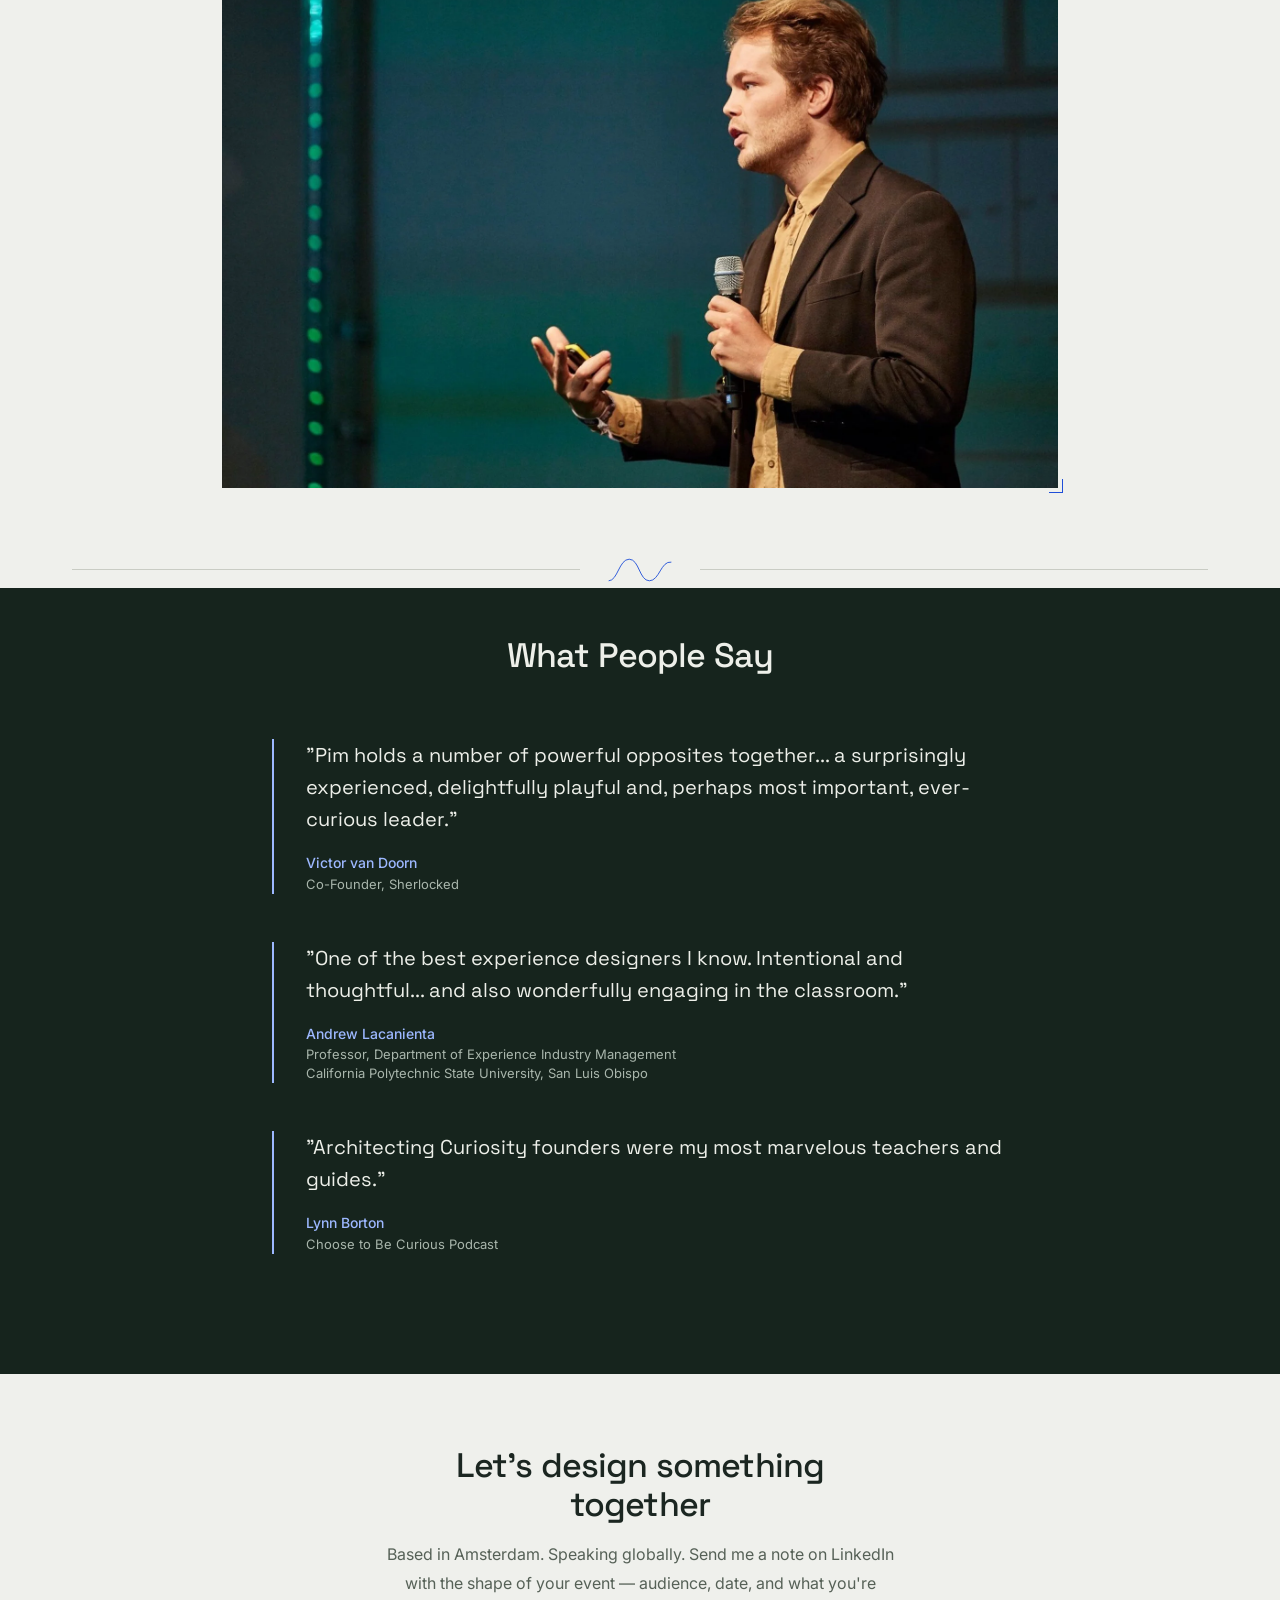
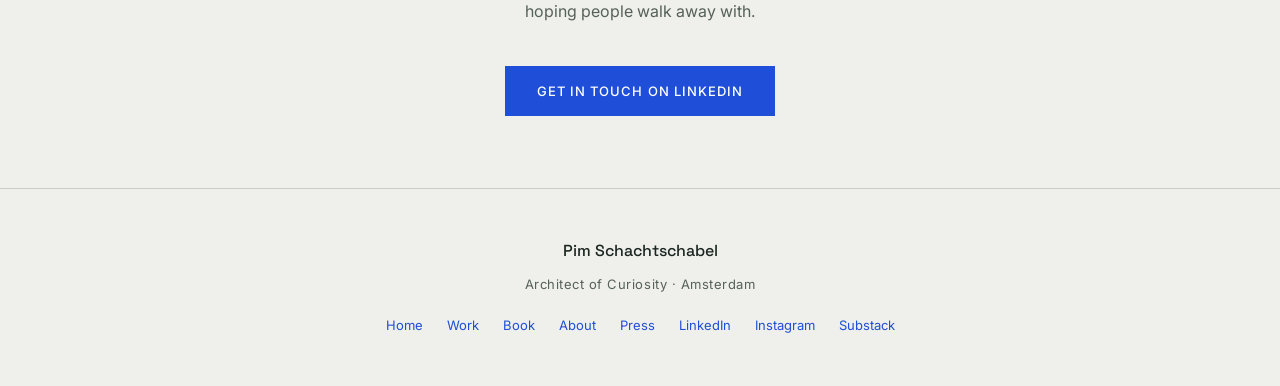
<file: speaking.html>
<!DOCTYPE html>
<html lang="en" class="no-js">
<head>
  <meta charset="UTF-8">
  <meta name="viewport" content="width=device-width, initial-scale=1.0">
  <title>Speaking &amp; Workshops — Pim Schachtschabel</title>
  <meta name="description" content="Keynotes and workshops on designing the conditions for curiosity, from the experience designer behind World Expo pavilions and Europe's most acclaimed escape rooms.">
  <link rel="canonical" href="https://pimschachtschabel.github.io/speaking.html">

  <meta property="og:type" content="website">
  <meta property="og:site_name" content="Pim Schachtschabel">
  <meta property="og:title" content="Speaking &amp; Workshops — Pim Schachtschabel">
  <meta property="og:description" content="Everyone is curious. Not every room lets you be. Keynotes, workshops and facilitation on designing the conditions for curiosity. Based in Amsterdam, speaking globally.">
  <meta property="og:url" content="https://pimschachtschabel.github.io/speaking.html">
  <meta property="og:image" content="https://pimschachtschabel.github.io/images/speaking_itw.jpg">
  <meta property="og:image:width" content="2000">
  <meta property="og:image:height" content="1335">
  <meta property="og:image:alt" content="Pim Schachtschabel speaking on stage at Immersive Tech Week">
  <meta name="twitter:card" content="summary_large_image">

  <link rel="icon" href="favicon.svg" type="image/svg+xml">
  <link rel="preconnect" href="https://fonts.googleapis.com">
  <link rel="preconnect" href="https://fonts.gstatic.com" crossorigin>
  <link href="https://fonts.googleapis.com/css2?family=Inter:ital,wght@0,400;0,500;0,600;1,400&family=Space+Grotesk:wght@400;500;700&family=Space+Mono:wght@400;700&display=swap" rel="stylesheet">
  <link rel="stylesheet" href="styles.css">
</head>
<body>
  <a href="#content" class="skip-link">Skip to content</a>

  <!-- ========== NAV ========== -->
  <nav class="nav nav--over-media" aria-label="Main">
    <div class="nav__inner">
      <a class="nav__logo" href="index.html">Pim Schachtschabel</a>
      <ul class="nav__links">
        <li><a class="nav__link nav__link--active" href="speaking.html" aria-current="page">Speaking</a></li>
        <li><a class="nav__link" href="work.html">Work</a></li>
        <li><a class="nav__link" href="book.html">Book</a></li>
        <li><a class="nav__link" href="about.html">About</a></li>
        <li><a class="nav__link" href="press.html">Press</a></li>
        <li><a class="btn btn--primary nav__cta" href="speaking.html#get-in-touch">Book Pim</a></li>
      </ul>
      <button class="nav__hamburger" aria-label="Toggle menu" aria-expanded="false" aria-controls="mobile-menu">
        <span class="nav__hamburger-line"></span>
        <span class="nav__hamburger-line"></span>
        <span class="nav__hamburger-line"></span>
      </button>
    </div>
    <ul class="nav__mobile-menu" id="mobile-menu">
      <li><a class="nav__mobile-link" href="index.html">Home</a></li>
      <li><a class="nav__mobile-link nav__mobile-link--active" href="speaking.html" aria-current="page">Speaking</a></li>
      <li><a class="nav__mobile-link" href="work.html">Work</a></li>
      <li><a class="nav__mobile-link" href="book.html">Book</a></li>
      <li><a class="nav__mobile-link" href="about.html">About</a></li>
      <li><a class="nav__mobile-link" href="press.html">Press</a></li>
    </ul>
  </nav>

  <main id="content">

    <!-- Hero -->
    <section class="speaking-hero">
      <img src="images/speaking_itw.jpg" alt="Pim Schachtschabel speaking on stage at Immersive Tech Week" class="speaking-hero__image" width="2000" height="1335" loading="eager" fetchpriority="high">
      <div class="speaking-hero__overlay">
        <div class="speaking-hero__text">
          <p class="text-label text-label--light mb-3">Speaking &amp; Workshops</p>
          <h1 class="heading-display heading-display--split">Everyone is curious. <em>Not every room lets you be.</em></h1>
        </div>
      </div>
    </section>

    <!-- Intro -->
    <section class="section band--grid">
      <div class="thread" aria-hidden="true"><svg viewBox="0 0 100 900" preserveAspectRatio="none" focusable="false"><path pathLength="1" d="M58 0 C58 22 80 30 82 50 C84 68 64 76 56 64 C50 54 66 44 82 56 C96 66 92 104 88 134 C82 184 34 198 32 250 C30 302 88 316 86 370 C84 420 36 438 38 490 C40 546 94 558 88 612 C83 660 34 674 36 728 C38 782 90 792 86 848 C84 876 72 888 70 900"/></svg></div>
      <div class="container container--narrow">
        <div class="reveal">
          <p class="text-body mb-4">Pim Schachtschabel has spent twelve years designing the world's most immersive experiences — from escape rooms that turn strangers into collaborators, to World Expo pavilions that move millions. He brings that same design thinking to the stage: every keynote is an experience, every workshop is a space carefully constructed for genuine discovery.</p>
        </div>
        <div class="reveal reveal--d1">
          <p class="text-body">Drawing on his upcoming book <a href="book.html"><em>Architecting Curiosity</em></a>, his work at Tellart, and research with 75+ people across cultures, Pim offers audiences something rare — not just ideas to think about, but practices to embody.</p>
        </div>
      </div>
    </section>

    <!-- Panel image -->
    <section style="padding:0 var(--padding-page) var(--space-8);">
      <div class="container" style="max-width:56.25rem;">
        <figure class="frame reveal reveal--media"><img src="images/panel_itw.jpg" alt="Pim Schachtschabel on a panel at Immersive Tech Week" width="600" height="400" loading="lazy"></figure>
      </div>
    </section>

    <!-- Formats -->
    <section class="section bg-subtle">
      <div class="container card-grid card-grid--3">
        <div class="reveal">
          <div><p class="text-label--small">30–60 min</p><h2 class="heading-subsection mt-2 mb-3">Signature Keynotes</h2><p class="text-body">High-energy, story-driven talks that blend practitioner insight with live experiential moments. Ideal for conferences, corporate events, and creative gatherings.</p></div>
        </div>
        <div class="reveal reveal--d1">
          <div><p class="text-label--small">90 min – full day</p><h2 class="heading-subsection mt-2 mb-3">Interactive Workshops</h2><p class="text-body">Hands-on sessions where participants practice the principles of curiosity through design exercises, sensory experiments, and collaborative rituals.</p></div>
        </div>
        <div class="reveal reveal--d2">
          <div><p class="text-label--small">Custom</p><h2 class="heading-subsection mt-2 mb-3">Facilitation &amp; Experience Design</h2><p class="text-body">Custom-designed experiences for events, retreats, and gatherings — from opening rituals that shift energy to full-day curiosity immersions.</p></div>
        </div>
      </div>
    </section>

    <!-- Signature Talks -->
    <section class="section">
      <div class="container container--medium">
        <div class="reveal">
          <h2 class="heading-section text-center mb-8">Signature Talks</h2>
        </div>
        <div class="reveal">
          <article class="talk">
            <p class="anno talk__num">01</p>
            <h3 class="talk__title">Designing Wonder</h3>
            <p class="talk__subtitle">The 6 Principles That Make People Come Alive</p>
            <p class="text-body">We live in a world that optimizes for efficiency, certainty, and answers. But the most alive people, teams, and organizations share something that can't be optimized: wonder. Drawing on a decade of designing immersive experiences and research with 75+ people across cultures, Pim shows that nobody in the room is short on curiosity. What is missing is the conditions that let it show up, and those can be designed. This talk doesn't just change how audiences think about curiosity. It changes how they pay attention.</p>
            <p class="talk__audience">Ideal for: TEDx, creative conferences, design festivals, all-hands meetings</p>
          </article>
        </div>
        <div class="reveal">
          <article class="talk">
            <p class="anno talk__num">02</p>
            <h3 class="talk__title">Beyond Certainty</h3>
            <p class="talk__subtitle">Leading Through Uncertainty with the Architect's Mindset</p>
            <p class="text-body">The greatest challenge facing leaders today isn't a lack of strategy — it's a lack of curiosity. When uncertainty rises, our instinct is to reach for answers faster. But the organizations that navigate disruption most successfully are the ones that learn to stay in the question longer. Pim offers leaders the 6 Principles of Curiosity as a leadership operating system — embodied tools for navigating change by designing with it, not controlling it.</p>
            <p class="talk__audience">Ideal for: Leadership offsites, innovation summits, corporate keynotes, executive retreats</p>
          </article>
        </div>
        <div class="reveal">
          <article class="talk">
            <p class="anno talk__num">03</p>
            <h3 class="talk__title">Re-Enchanting the Mundane</h3>
            <p class="talk__subtitle">How to Make Magic in Everyday Experiences</p>
            <p class="text-body">What makes a train toilet a place of wonder? What turns a locked room into a journey of self-discovery? The answer isn't budget or technology — it's the design of curiosity. Pim opens his design toolkit and shares the principles behind experiences that transform the mundane. The audience doesn't just hear about it — they experience it, through a live exercise that proves wonder is never more than one design decision away.</p>
            <p class="talk__audience">Ideal for: Creative Mornings, design meetups, hospitality &amp; events, educators</p>
          </article>
        </div>
      </div>
    </section>

    <!-- Stage image -->
    <section style="padding:0 var(--padding-page) var(--space-8);">
      <div class="container" style="max-width:56.25rem;">
        <figure class="frame reveal reveal--media"><img src="images/speaking_ddw.webp" alt="Pim Schachtschabel speaking at Dutch Design Week" width="1825" height="1216" loading="lazy"></figure>
      </div>
    </section>

    <div class="divider"><span class="thread thread--inline" aria-hidden="true"><svg viewBox="0 0 90 50" focusable="false"><path pathLength="1" d="M2 40 C14 40 16 10 30 10 C44 10 44 40 58 40 C72 40 74 12 88 14"/></svg></span></div>

    <!-- Testimonials -->
    <section class="section bg-emphasis">
      <div class="container container--medium">
        <div class="reveal">
          <h2 class="heading-section text-center mb-8">What People Say</h2>
        </div>
        <div class="reveal">
          <figure class="testimonial">
            <blockquote class="testimonial__quote">"Pim holds a number of powerful opposites together... a surprisingly experienced, delightfully playful and, perhaps most important, ever-curious leader."</blockquote>
            <figcaption>
              <p class="testimonial__author">Victor van Doorn</p>
              <p class="testimonial__role">Co-Founder, Sherlocked</p>
            </figcaption>
          </figure>
        </div>
        <div class="reveal reveal--d1">
          <figure class="testimonial">
            <blockquote class="testimonial__quote">"One of the best experience designers I know. Intentional and thoughtful... and also wonderfully engaging in the classroom."</blockquote>
            <figcaption>
              <p class="testimonial__author">Andrew Lacanienta</p>
              <p class="testimonial__role">Professor, Department of Experience Industry Management<br>California Polytechnic State University, San Luis Obispo</p>
            </figcaption>
          </figure>
        </div>
        <div class="reveal reveal--d2">
          <figure class="testimonial">
            <blockquote class="testimonial__quote">"Architecting Curiosity founders were my most marvelous teachers and guides."</blockquote>
            <figcaption>
              <p class="testimonial__author">Lynn Borton</p>
              <p class="testimonial__role">Choose to Be Curious Podcast</p>
            </figcaption>
          </figure>
        </div>
      </div>
    </section>

    <!-- CTA -->
    <section class="section text-center" id="get-in-touch">
      <div class="container" style="max-width:36rem;">
        <div class="reveal">
          <h2 class="heading-section mb-3">Let's design something together</h2>
          <p class="text-body mx-auto mb-6">Based in Amsterdam. Speaking globally. Send me a note on LinkedIn with the shape of your event — audience, date, and what you're hoping people walk away with.</p>
          <a class="btn btn--primary" href="https://www.linkedin.com/in/pimschachtschabel" target="_blank" rel="noopener noreferrer">Get in touch on LinkedIn</a>
        </div>
      </div>
    </section>
  </main>

  <!-- ========== FOOTER ========== -->
  <footer class="site-footer">
    <p class="site-footer__name">Pim Schachtschabel</p>
    <p class="site-footer__tagline">Architect of Curiosity &middot; Amsterdam</p>
    <ul class="site-footer__links">
      <li><a href="index.html">Home</a></li>
      <li><a href="work.html">Work</a></li>
      <li><a href="book.html">Book</a></li>
      <li><a href="about.html">About</a></li>
      <li><a href="press.html">Press</a></li>
      <li><a href="https://www.linkedin.com/in/pimschachtschabel" target="_blank" rel="noopener noreferrer">LinkedIn</a></li>
      <li><a href="https://www.instagram.com/pimschachtschabel/" target="_blank" rel="noopener noreferrer">Instagram</a></li>
      <li><a href="https://substack.com/@pimschachtschabel" target="_blank" rel="noopener noreferrer">Substack</a></li>
    </ul>
  </footer>

  <script src="main.js" defer></script>
</body>
</html>
</file>
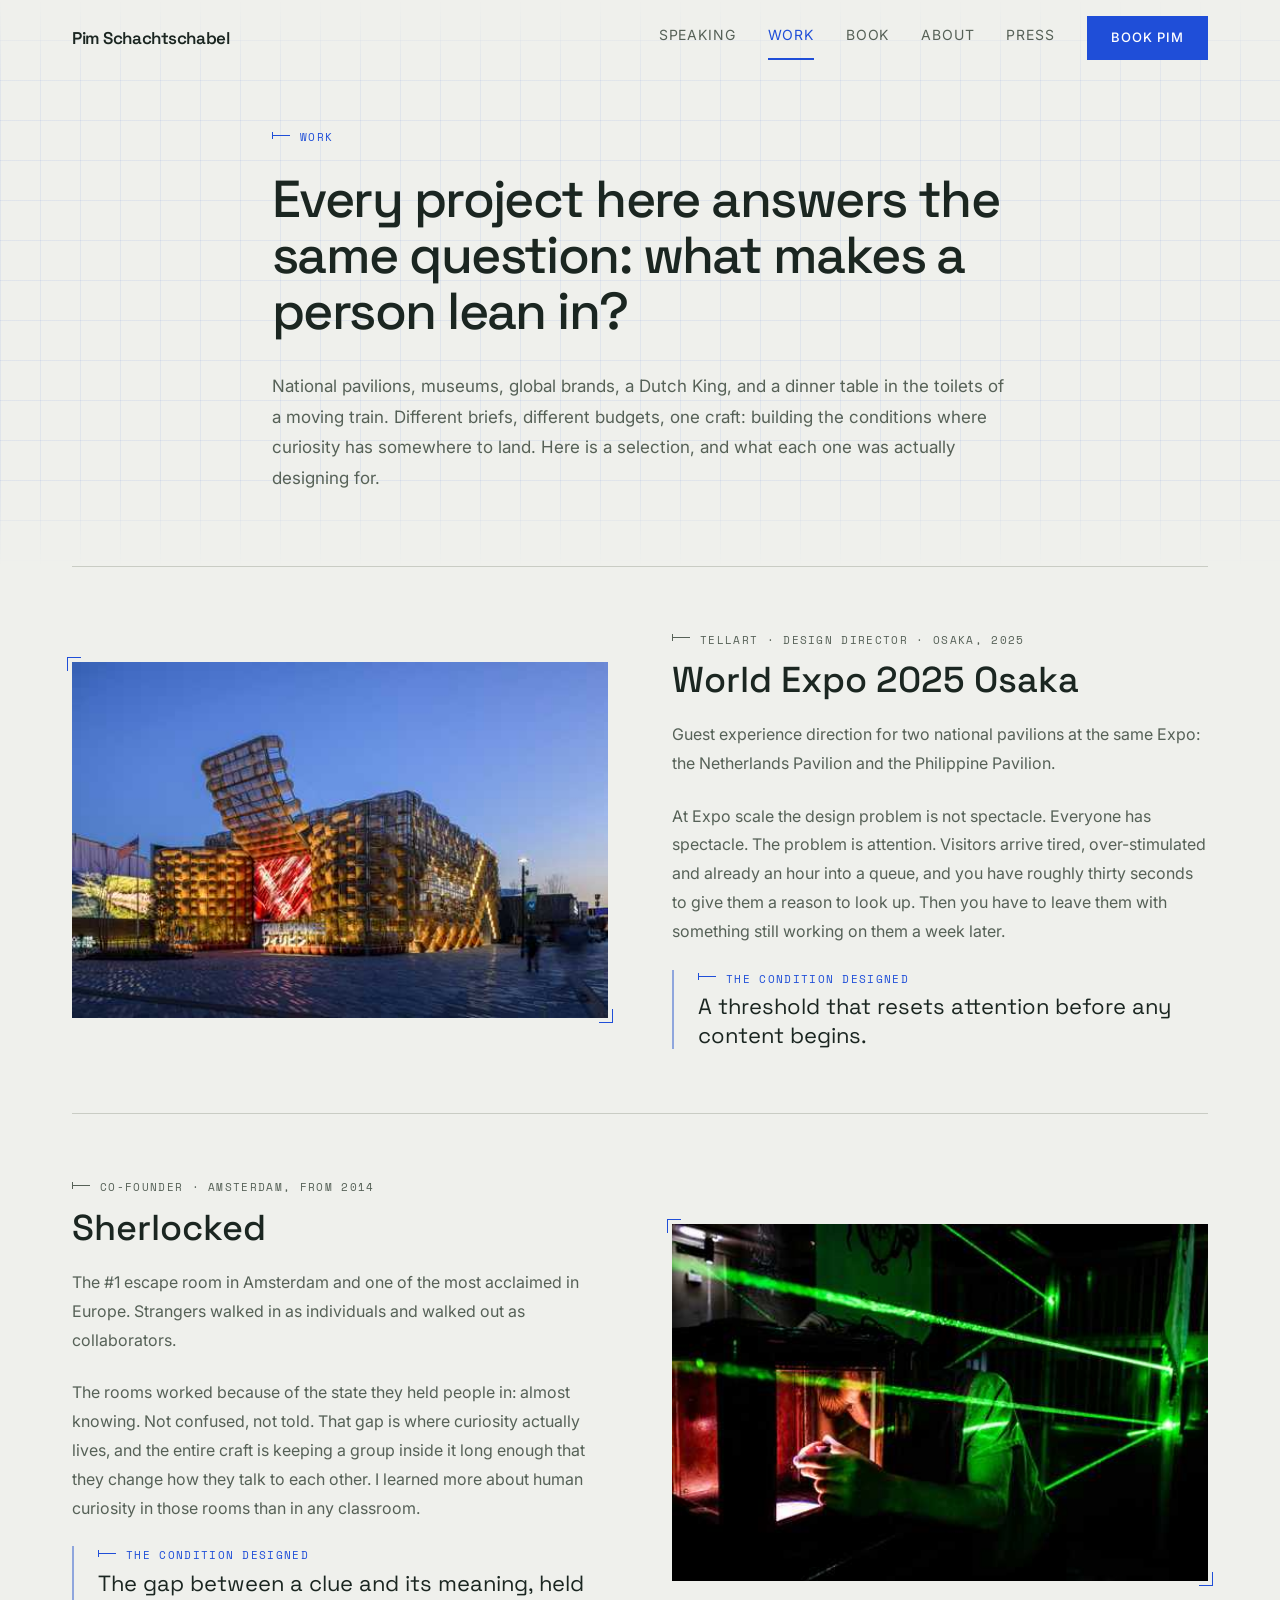
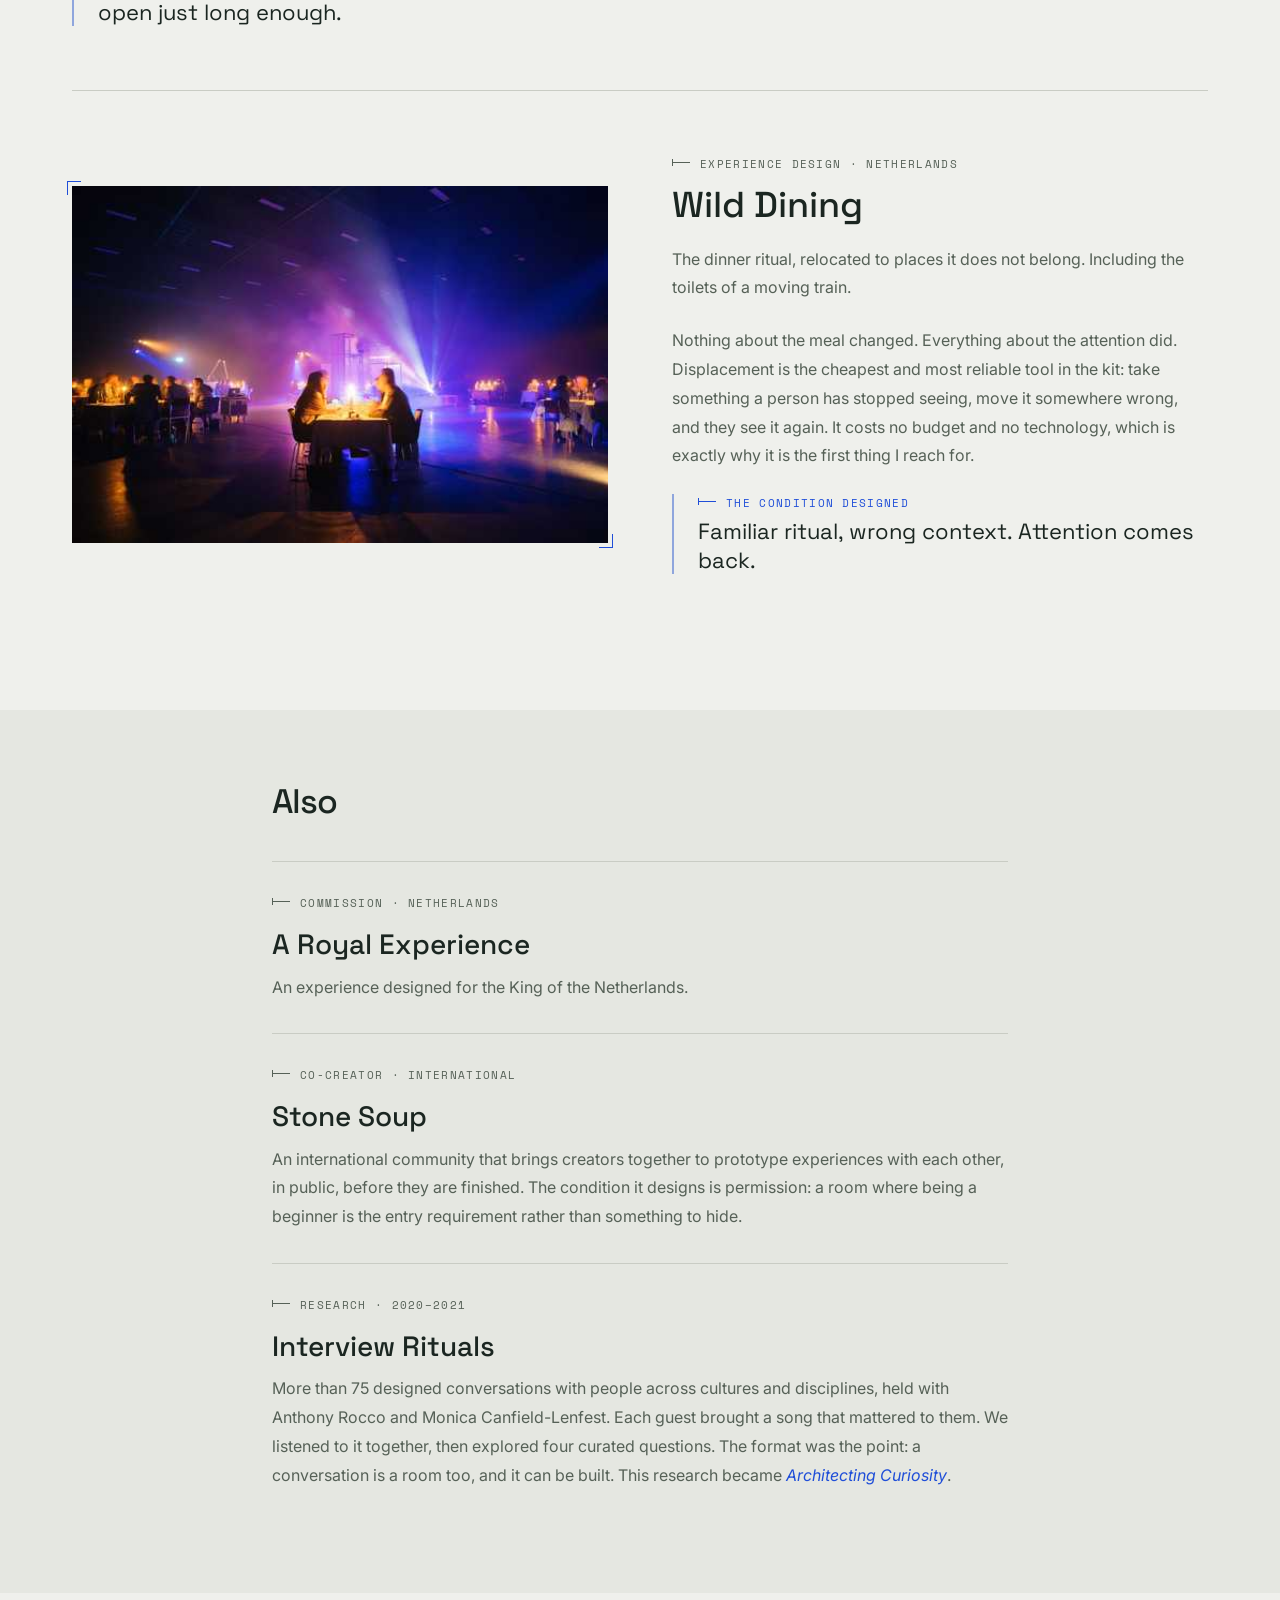
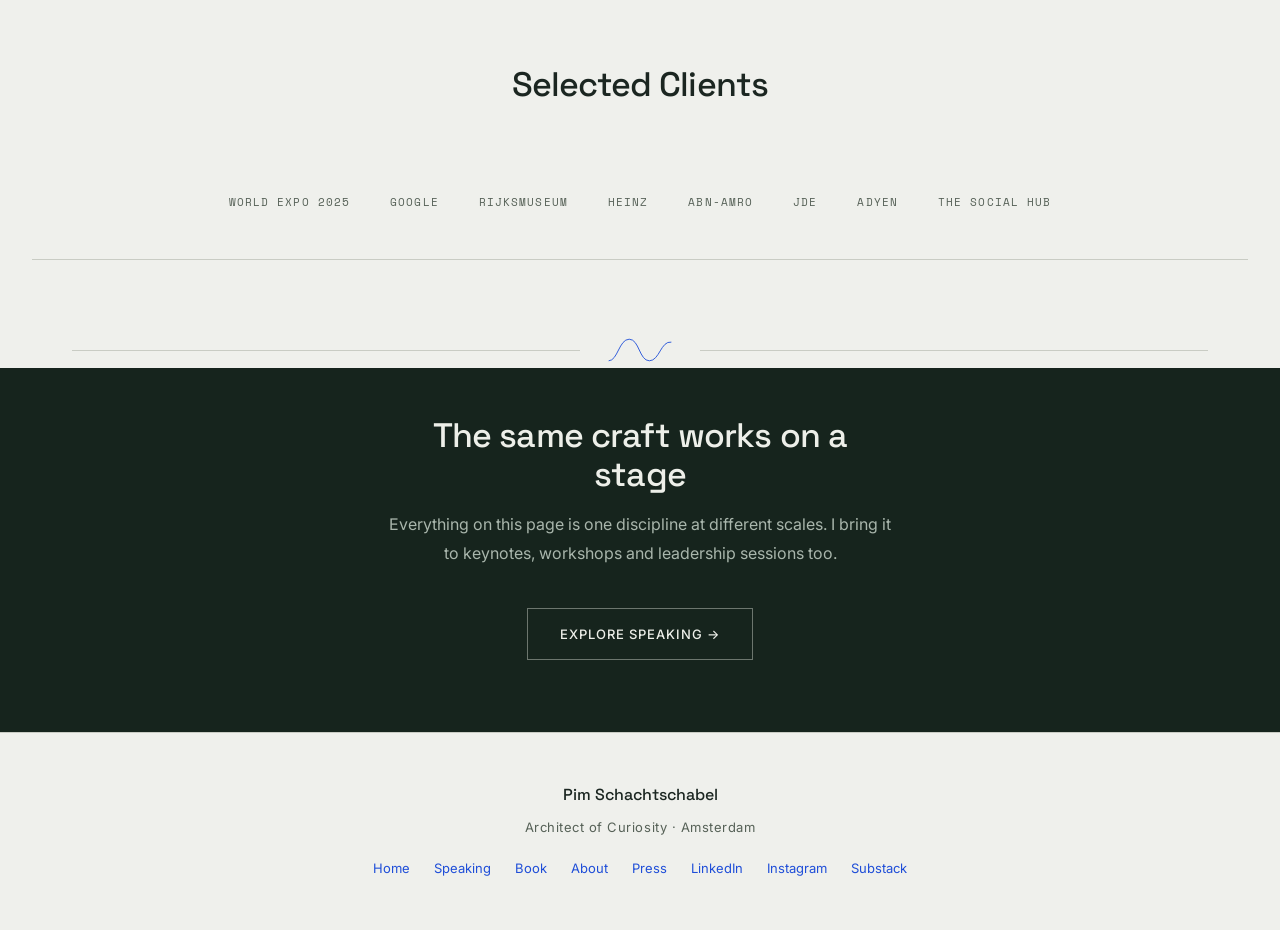
<file: work.html>
<!DOCTYPE html>
<html lang="en" class="no-js">
<head>
  <meta charset="UTF-8">
  <meta name="viewport" content="width=device-width, initial-scale=1.0">
  <title>Work — Pim Schachtschabel</title>
  <meta name="description" content="World Expo pavilions, Europe's most acclaimed escape room, a dinner on a moving train. Twelve years of designing the conditions where curiosity comes alive.">
  <link rel="canonical" href="https://pimschachtschabel.github.io/work.html">

  <meta property="og:type" content="website">
  <meta property="og:site_name" content="Pim Schachtschabel">
  <meta property="og:title" content="Work — Pim Schachtschabel">
  <meta property="og:description" content="World Expo pavilions, Europe's most acclaimed escape room, a dinner on a moving train. Twelve years of designing the conditions where curiosity comes alive.">
  <meta property="og:url" content="https://pimschachtschabel.github.io/work.html">
  <meta property="og:image" content="https://pimschachtschabel.github.io/images/expo.jpg">
  <meta property="og:image:width" content="500">
  <meta property="og:image:height" content="333">
  <meta property="og:image:alt" content="The Philippine Pavilion at World Expo 2025 Osaka">
  <meta name="twitter:card" content="summary_large_image">

  <link rel="icon" href="favicon.svg" type="image/svg+xml">
  <link rel="preconnect" href="https://fonts.googleapis.com">
  <link rel="preconnect" href="https://fonts.gstatic.com" crossorigin>
  <link href="https://fonts.googleapis.com/css2?family=Inter:ital,wght@0,400;0,500;0,600;1,400&family=Space+Grotesk:wght@400;500;700&family=Space+Mono:wght@400;700&display=swap" rel="stylesheet">
  <link rel="stylesheet" href="styles.css">
</head>
<body>
  <a href="#content" class="skip-link">Skip to content</a>

  <!-- ========== NAV ========== -->
  <nav class="nav" aria-label="Main">
    <div class="nav__inner">
      <a class="nav__logo" href="index.html">Pim Schachtschabel</a>
      <ul class="nav__links">
        <li><a class="nav__link" href="speaking.html">Speaking</a></li>
        <li><a class="nav__link nav__link--active" href="work.html" aria-current="page">Work</a></li>
        <li><a class="nav__link" href="book.html">Book</a></li>
        <li><a class="nav__link" href="about.html">About</a></li>
        <li><a class="nav__link" href="press.html">Press</a></li>
        <li><a class="btn btn--primary nav__cta" href="speaking.html#get-in-touch">Book Pim</a></li>
      </ul>
      <button class="nav__hamburger" aria-label="Toggle menu" aria-expanded="false" aria-controls="mobile-menu">
        <span class="nav__hamburger-line"></span>
        <span class="nav__hamburger-line"></span>
        <span class="nav__hamburger-line"></span>
      </button>
    </div>
    <ul class="nav__mobile-menu" id="mobile-menu">
      <li><a class="nav__mobile-link" href="index.html">Home</a></li>
      <li><a class="nav__mobile-link" href="speaking.html">Speaking</a></li>
      <li><a class="nav__mobile-link nav__mobile-link--active" href="work.html" aria-current="page">Work</a></li>
      <li><a class="nav__mobile-link" href="book.html">Book</a></li>
      <li><a class="nav__mobile-link" href="about.html">About</a></li>
      <li><a class="nav__mobile-link" href="press.html">Press</a></li>
    </ul>
  </nav>

  <main id="content">

    <!-- Header -->
    <section class="section section--page-top band--grid">
      <div class="thread" aria-hidden="true"><svg viewBox="0 0 100 900" preserveAspectRatio="none" focusable="false"><path pathLength="1" d="M58 0 C58 22 80 30 82 50 C84 68 64 76 56 64 C50 54 66 44 82 56 C96 66 92 104 88 134 C82 184 34 198 32 250 C30 302 88 316 86 370 C84 420 36 438 38 490 C40 546 94 558 88 612 C83 660 34 674 36 728 C38 782 90 792 86 848 C84 876 72 888 70 900"/></svg></div>
      <div class="container container--medium">
        <div class="reveal">
          <p class="anno mb-4">Work</p>
        </div>
        <div class="reveal reveal--d1">
          <h1 class="heading-display mb-5">Every project here answers the same question: what makes a person lean in?</h1>
        </div>
        <div class="reveal reveal--d2">
          <p class="text-body text-body--large">National pavilions, museums, global brands, a Dutch King, and a dinner table in the toilets of a moving train. Different briefs, different budgets, one craft: building the conditions where curiosity has somewhere to land. Here is a selection, and what each one was actually designing for.</p>
        </div>
      </div>
    </section>

    <!-- Case studies -->
    <section class="section pt-0">
      <div class="container">

        <article class="case">
          <div class="case__inner">
            <div class="case__media frame reveal reveal--media"><img src="images/expo.jpg" alt="The Philippine Pavilion at World Expo 2025 Osaka" width="500" height="333" loading="lazy"></div>
            <div class="reveal reveal--d1">
              <p class="anno case__meta">Tellart &middot; Design Director &middot; Osaka, 2025</p>
              <h2 class="case__title">World Expo 2025 Osaka</h2>
              <p class="text-body mb-4">Guest experience direction for two national pavilions at the same Expo: the Netherlands Pavilion and the Philippine Pavilion.</p>
              <p class="text-body">At Expo scale the design problem is not spectacle. Everyone has spectacle. The problem is attention. Visitors arrive tired, over-stimulated and already an hour into a queue, and you have roughly thirty seconds to give them a reason to look up. Then you have to leave them with something still working on them a week later.</p>
              <div class="case__condition">
                <p class="anno case__condition-label">The condition designed</p>
                <p class="case__condition-text">A threshold that resets attention before any content begins.</p>
              </div>
            </div>
          </div>
        </article>

        <article class="case case--reverse">
          <div class="case__inner">
            <div class="case__media frame reveal reveal--media"><img src="images/sherlocked.jpg" alt="A Sherlocked escape room set" width="500" height="333" loading="lazy"></div>
            <div class="reveal reveal--d1">
              <p class="anno case__meta">Co-founder &middot; Amsterdam, from 2014</p>
              <h2 class="case__title">Sherlocked</h2>
              <p class="text-body mb-4">The #1 escape room in Amsterdam and one of the most acclaimed in Europe. Strangers walked in as individuals and walked out as collaborators.</p>
              <p class="text-body">The rooms worked because of the state they held people in: almost knowing. Not confused, not told. That gap is where curiosity actually lives, and the entire craft is keeping a group inside it long enough that they change how they talk to each other. I learned more about human curiosity in those rooms than in any classroom.</p>
              <div class="case__condition">
                <p class="anno case__condition-label">The condition designed</p>
                <p class="case__condition-text">The gap between a clue and its meaning, held open just long enough.</p>
              </div>
            </div>
          </div>
        </article>

        <article class="case">
          <div class="case__inner">
            <div class="case__media frame reveal reveal--media"><img src="images/wilddining.jpg" alt="A Wild Dining table set in an unexpected location" width="500" height="333" loading="lazy"></div>
            <div class="reveal reveal--d1">
              <p class="anno case__meta">Experience design &middot; Netherlands</p>
              <h2 class="case__title">Wild Dining</h2>
              <p class="text-body mb-4">The dinner ritual, relocated to places it does not belong. Including the toilets of a moving train.</p>
              <p class="text-body">Nothing about the meal changed. Everything about the attention did. Displacement is the cheapest and most reliable tool in the kit: take something a person has stopped seeing, move it somewhere wrong, and they see it again. It costs no budget and no technology, which is exactly why it is the first thing I reach for.</p>
              <div class="case__condition">
                <p class="anno case__condition-label">The condition designed</p>
                <p class="case__condition-text">Familiar ritual, wrong context. Attention comes back.</p>
              </div>
            </div>
          </div>
        </article>

      </div>
    </section>

    <!-- Also -->
    <section class="section bg-subtle">
      <div class="container container--medium">
        <div class="reveal">
          <h2 class="heading-section mb-6">Also</h2>
        </div>
        <div class="reveal">
          <article class="workitem">
            <p class="anno workitem__meta">Commission &middot; Netherlands</p>
            <h3 class="workitem__title">A Royal Experience</h3>
            <p class="text-body">An experience designed for the King of the Netherlands.</p>
          </article>
        </div>
        <div class="reveal reveal--d1">
          <article class="workitem">
            <p class="anno workitem__meta">Co-creator &middot; International</p>
            <h3 class="workitem__title">Stone Soup</h3>
            <p class="text-body">An international community that brings creators together to prototype experiences with each other, in public, before they are finished. The condition it designs is permission: a room where being a beginner is the entry requirement rather than something to hide.</p>
          </article>
        </div>
        <div class="reveal reveal--d2">
          <article class="workitem">
            <p class="anno workitem__meta">Research &middot; 2020&ndash;2021</p>
            <h3 class="workitem__title">Interview Rituals</h3>
            <p class="text-body">More than 75 designed conversations with people across cultures and disciplines, held with Anthony Rocco and Monica Canfield-Lenfest. Each guest brought a song that mattered to them. We listened to it together, then explored four curated questions. The format was the point: a conversation is a room too, and it can be built. This research became <a href="book.html"><em>Architecting Curiosity</em></a>.</p>
          </article>
        </div>
      </div>
    </section>

    <!-- Clients -->
    <section class="section">
      <div class="container text-center">
        <div class="reveal">
          <h2 class="heading-section mb-6">Selected Clients</h2>
        </div>
      </div>
      <div class="credentials" aria-label="Selected clients">
        <ul class="credentials__list">
          <li class="credentials__item">World Expo 2025</li>
          <li class="credentials__item">Google</li>
          <li class="credentials__item">Rijksmuseum</li>
          <li class="credentials__item">Heinz</li>
          <li class="credentials__item">ABN-AMRO</li>
          <li class="credentials__item">JDE</li>
          <li class="credentials__item">Adyen</li>
          <li class="credentials__item">The Social Hub</li>
        </ul>
      </div>
    </section>

    <div class="divider"><span class="thread thread--inline" aria-hidden="true"><svg viewBox="0 0 90 50" focusable="false"><path pathLength="1" d="M2 40 C14 40 16 10 30 10 C44 10 44 40 58 40 C72 40 74 12 88 14"/></svg></span></div>

    <!-- CTA -->
    <section class="section bg-emphasis text-center">
      <div class="container" style="max-width:36rem;">
        <div class="reveal">
          <h2 class="heading-section mb-3">The same craft works on a stage</h2>
          <p class="text-body mx-auto mb-6">Everything on this page is one discipline at different scales. I bring it to keynotes, workshops and leadership sessions too.</p>
          <a class="btn btn--ghost" href="speaking.html">Explore Speaking &#8594;</a>
        </div>
      </div>
    </section>
  </main>

  <!-- ========== FOOTER ========== -->
  <footer class="site-footer">
    <p class="site-footer__name">Pim Schachtschabel</p>
    <p class="site-footer__tagline">Architect of Curiosity &middot; Amsterdam</p>
    <ul class="site-footer__links">
      <li><a href="index.html">Home</a></li>
      <li><a href="speaking.html">Speaking</a></li>
      <li><a href="book.html">Book</a></li>
      <li><a href="about.html">About</a></li>
      <li><a href="press.html">Press</a></li>
      <li><a href="https://www.linkedin.com/in/pimschachtschabel" target="_blank" rel="noopener noreferrer">LinkedIn</a></li>
      <li><a href="https://www.instagram.com/pimschachtschabel/" target="_blank" rel="noopener noreferrer">Instagram</a></li>
      <li><a href="https://substack.com/@pimschachtschabel" target="_blank" rel="noopener noreferrer">Substack</a></li>
    </ul>
  </footer>

  <script src="main.js" defer></script>
</body>
</html>
</file>
<file: styles.css>
/* ========== DESIGN TOKENS ========== */
:root {
  /* Colors — semantic naming (Primer pattern). "Blueprint" identity:
     drafting paper, ink, and a drafting-blue accent, with the green kept
     as structure rather than decoration. Ratios are measured, not estimated. */
  --color-bg-default: #EFF0EC;          /* drafting paper */
  --color-bg-subtle: #E5E7E1;
  --color-bg-emphasis: #16241D;
  --color-bg-emphasis-alt: #1F3329;
  --color-fg-default: #1B2621;          /* 13.63:1 on paper, 12.52:1 on subtle */
  --color-fg-muted: #566157;            /* 5.66:1 on paper, 5.20:1 on subtle */
  --color-fg-on-emphasis: #EDEFE9;      /* 13.90:1 on bg-emphasis */
  --color-fg-on-emphasis-muted: #A9B6AC;/* 7.65:1 on bg-emphasis */

  /* Accent: drafting ink blue. Unlike the previous terracotta it clears AA for
     small text on BOTH light grounds, so it needs no scoped exceptions. */
  --color-accent: #1F4ED8;              /* 5.84:1 on paper, 5.37:1 on subtle, 6.69:1 under white */
  --color-accent-hover: #173CA6;        /* 8.21:1 on paper, 7.54:1 on subtle, 9.40:1 under white */
  --color-accent-muted: #8FA6DD;        /* rules and non-text marks only */
  --color-accent-on-dark: #9DB8FF;      /* 8.23:1 on bg-emphasis */

  --color-structure: #2F4A3C;           /* the green — structural, 8.47:1 on paper */
  --color-border-default: #C9CCC4;
  --color-border-on-emphasis: #33493C;
  --color-grid: rgba(31, 78, 216, 0.07);
  --color-grid-lit: rgba(31, 78, 216, 0.26);
  /* rgb triples, so translucent variants stay tied to the palette */
  --rgb-bg-default: 239 240 236;
  --rgb-fg-on-emphasis: 237 239 233;
  --color-white: #FFFFFF;

  /* Spacing — base-8 scale */
  --space-0: 0;
  --space-1: 0.25rem;   /* 4px */
  --space-2: 0.5rem;    /* 8px */
  --space-3: 1rem;      /* 16px */
  --space-4: 1.5rem;    /* 24px */
  --space-5: 2rem;      /* 32px */
  --space-6: 2.5rem;    /* 40px */
  --space-7: 3rem;      /* 48px */
  --space-8: 4rem;      /* 64px */
  --space-9: 6rem;      /* 96px */

  /* Typography */
  --font-display: 'Space Grotesk', system-ui, -apple-system, 'Segoe UI', Helvetica, Arial, sans-serif;
  --font-body: 'Inter', system-ui, -apple-system, 'Segoe UI', Helvetica, Arial, sans-serif;
  --font-mono: 'Space Mono', ui-monospace, SFMono-Regular, Menlo, monospace;
  --font-size-xs: 0.75rem;     /* 12px */
  --font-size-sm: 0.8125rem;   /* 13px */
  --font-size-base: 1rem;      /* 16px */
  --font-size-md: 1.0625rem;   /* 17px */
  --font-size-lg: 1.125rem;    /* 18px */
  --font-size-xl: 1.375rem;    /* 22px */
  --font-size-2xl: 1.75rem;    /* 28px */
  --font-size-3xl: 2rem;       /* 32px */
  --font-size-4xl: 2.5rem;     /* 40px */
  /* Space Grotesk carries far more weight per pixel than Cormorant did,
     so the display sizes come down even though the impact goes up. */
  --font-size-display: clamp(1.875rem, 4.6vw, 3.25rem);
  --track-display: -0.03em;
  --track-heading: -0.025em;
  --line-height-tight: 1.15;
  --line-height-snug: 1.3;
  --line-height-normal: 1.7;
  --line-height-relaxed: 1.8;

  /* Layout */
  --max-width-content: 75rem;  /* 1200px */
  --max-width-narrow: 42.5rem; /* 680px */
  --max-width-medium: 50rem;   /* 800px */
  --max-width-prose: 45rem;    /* 720px */
  --padding-page: var(--space-3);  /* 16px default, overridden at breakpoints */
  /* Both sides of every section pad, so this value lands DOUBLED at each
     seam. 6rem read as 192px of nothing between blocks. */
  --section-padding-y: var(--space-7);
  /* Clears the fixed nav (~76px) plus breathing room. Was a hard 8rem, which
     ate 19% of a 667px phone screen before any content appeared. */
  --page-top-offset: 6.5rem;

  /* Transitions */
  --duration-fast: 0.2s;
  --duration-normal: 0.3s;
  --duration-slow: 0.7s;
  --ease-default: ease;
}

/* ========== RESPONSIVE TOKENS ========== */
@media (min-width: 768px) {
  :root {
    --padding-page: var(--space-5);  /* 32px */
    --section-padding-y: 4.5rem;
    --page-top-offset: 8rem;
  }
}
@media (min-width: 1400px) {
  :root {
    --padding-page: var(--space-7);  /* 48px */
  }
}

/* ========== RESET & BASE ========== */
*, *::before, *::after { margin: 0; padding: 0; box-sizing: border-box; }
html { scroll-behavior: smooth; -webkit-text-size-adjust: 100%; }

@media (prefers-reduced-motion: reduce) {
  html { scroll-behavior: auto; }
  *, *::before, *::after {
    animation-duration: 0.01ms !important;
    transition-duration: 0.01ms !important;
  }
}

body {
  font-family: var(--font-body);
  font-size: var(--font-size-base);
  line-height: var(--line-height-normal);
  color: var(--color-fg-default);
  background: var(--color-bg-default);
  -webkit-font-smoothing: antialiased;
}

::selection { background: var(--color-accent); color: var(--color-white); }

img { max-width: 100%; height: auto; display: block; }

a { color: var(--color-accent); text-decoration: none; transition: color var(--duration-fast); }
a:hover { color: var(--color-accent-hover); }

/* Focus styles (Primer: visible focus ring) */
:focus-visible {
  outline: 2px solid var(--color-accent);
  outline-offset: 2px;
}

/* ========== SKIP LINK (Accessibility) ========== */
.skip-link {
  position: absolute;
  top: -100%;
  left: var(--space-3);
  padding: var(--space-2) var(--space-3);
  background: var(--color-accent);
  color: var(--color-white);
  font-size: var(--font-size-sm);
  font-weight: 500;
  z-index: 200;
  transition: top var(--duration-fast);
}
.skip-link:focus {
  top: var(--space-2);
  color: var(--color-white);
}

/* ========== LAYOUT UTILITIES ========== */
.container {
  max-width: var(--max-width-content);
  margin-inline: auto;
  padding-inline: var(--padding-page);
}
.container--narrow { max-width: var(--max-width-narrow); }
.container--medium { max-width: var(--max-width-medium); }
.container--prose  { max-width: var(--max-width-prose); }

.section {
  padding-block: var(--section-padding-y);
  padding-inline: var(--padding-page);
}

/* Interior pages start below the fixed nav; matches the hero's opening. */
.section--page-top { padding-top: var(--page-top-offset); }

/* ========== TYPOGRAPHY ========== */
.text-label {
  font-family: var(--font-mono);
  font-size: 0.6875rem;
  font-weight: 400;
  letter-spacing: 0.12em;
  text-transform: uppercase;
  color: var(--color-accent);
}
.text-label--light { color: var(--color-accent-on-dark); }
.text-label--small {
  font-size: 0.625rem;
  letter-spacing: 0.14em;
}

.heading-display {
  font-family: var(--font-display);
  font-size: var(--font-size-display);
  font-weight: 500;
  line-height: 1.08;
  letter-spacing: var(--track-display);
  color: var(--color-fg-default);
}
/* Two-part headline: second clause drops to its own line in accent.
   Same device as .thesis__statement, so the signature line reads
   identically wherever it appears. */
.heading-display--split em {
  font-style: normal;
  display: block;
  color: var(--color-accent);
}


.heading-section {
  font-family: var(--font-display);
  font-size: clamp(1.625rem, 3vw, 2.125rem);
  font-weight: 500;
  line-height: 1.15;
  letter-spacing: var(--track-heading);
  color: var(--color-fg-default);
}

.heading-card {
  font-family: var(--font-display);
  font-size: var(--font-size-2xl);
  font-weight: 500;
  line-height: 1.2;
  letter-spacing: var(--track-heading);
  color: var(--color-fg-default);
}

.heading-subsection {
  font-family: var(--font-display);
  font-size: var(--font-size-xl);
  font-weight: 500;
  line-height: var(--line-height-snug);
  color: var(--color-fg-default);
}

.text-lead {
  font-family: var(--font-display);
  font-size: clamp(1.25rem, 3vw, 1.625rem);
  line-height: var(--line-height-normal);
  color: var(--color-fg-default);
}

.text-body {
  font-family: var(--font-body);
  font-size: var(--font-size-base);
  line-height: var(--line-height-relaxed);
  color: var(--color-fg-muted);
  max-width: 75ch;
}

.text-body--large {
  font-size: var(--font-size-md);
}

.text-quote {
  font-family: var(--font-display);
  font-size: clamp(1.25rem, 3vw, 1.75rem);
  line-height: 1.6;
  color: var(--color-fg-default);
}

.text-caption {
  font-family: var(--font-display);
  font-size: var(--font-size-lg);
  line-height: var(--line-height-normal);
}
.text-caption--muted { color: var(--color-fg-muted); }

/* Muted text sitting on the dark emphasis background */
.text-on-emphasis-muted { color: var(--color-fg-on-emphasis-muted); }

/* ========== BUTTONS ========== */
.btn {
  display: inline-block;
  padding: 0.875rem 2rem;
  font-family: var(--font-body);
  font-size: var(--font-size-sm);
  font-weight: 500;
  letter-spacing: 0.08em;
  text-transform: uppercase;
  text-decoration: none;
  cursor: pointer;
  transition: background var(--duration-normal), color var(--duration-normal), border-color var(--duration-normal);
  border: none;
  border-radius: 0;
  min-height: 2.75rem; /* 44px touch target */
}
.btn--primary {
  background: var(--color-accent);
  color: var(--color-white);
}
.btn--primary:hover {
  background: var(--color-accent-hover);
  color: var(--color-white);
}
.btn--secondary {
  background: transparent;
  color: var(--color-fg-default);
  border: 1.5px solid var(--color-fg-default);
}
.btn--secondary:hover {
  color: var(--color-accent);
  border-color: var(--color-accent);
}
.btn--ghost {
  background: transparent;
  color: var(--color-fg-on-emphasis);
  border: 1px solid rgb(var(--rgb-fg-on-emphasis) / 0.4);
  padding: 0.875rem 2rem;
}
.btn--ghost:hover {
  border-color: var(--color-accent-on-dark);
  color: var(--color-accent-on-dark);
}

/* ========== NAV ========== */
.nav {
  position: fixed;
  top: 0; left: 0; right: 0;
  z-index: 100;
  border-bottom: 1px solid transparent;
  transition: background var(--duration-normal), border-color var(--duration-normal), backdrop-filter var(--duration-normal);
}
.nav--scrolled {
  background: rgb(var(--rgb-bg-default) / 0.95);
  backdrop-filter: blur(10px);
  -webkit-backdrop-filter: blur(10px);
  border-bottom-color: var(--color-border-default);
}
.nav__inner {
  max-width: var(--max-width-content);
  margin-inline: auto;
  padding: var(--space-3) var(--padding-page);
  display: flex;
  justify-content: space-between;
  align-items: center;
}
.nav__logo {
  display: inline-flex;
  align-items: center;
  gap: var(--space-2);
  font-family: var(--font-display);
  font-size: var(--font-size-md);
  font-weight: 600;
  color: var(--color-fg-default);
  letter-spacing: var(--track-heading);
  text-decoration: none;
}
.nav__logo .thread--mark { width: 1.875rem; height: 1.125rem; }
.nav__logo .thread--mark path { stroke: var(--color-accent); }
.nav--over-media:not(.nav--scrolled) .nav__logo .thread--mark path { stroke: var(--color-accent-on-dark); }
.nav__logo:hover { color: var(--color-accent); }
.nav__links {
  display: flex;
  gap: var(--space-5);
  align-items: center;
  list-style: none;
}
.nav__link {
  font-family: var(--font-body);
  font-size: 0.875rem;
  font-weight: 400;
  color: var(--color-fg-muted);
  letter-spacing: 0.06em;
  text-transform: uppercase;
  text-decoration: none;
  border-bottom: 2px solid transparent;
  padding-bottom: var(--space-1);
  transition: color var(--duration-normal), border-color var(--duration-normal);
  min-height: 2.75rem;
  display: inline-flex;
  align-items: center;
}
.nav__link:hover, .nav__link--active {
  color: var(--color-accent);
  border-bottom-color: var(--color-accent);
}
.nav__cta {
  padding: 0.625rem 1.5rem;
  font-size: var(--font-size-sm);
  min-height: 2.75rem;
}

/* Pages whose hero is a full-bleed image: nav sits on dark media until scrolled.
   The primary CTA is already white-on-blue, so it needs no override. */
.nav--over-media:not(.nav--scrolled) .nav__logo,
.nav--over-media:not(.nav--scrolled) .nav__link {
  color: rgb(var(--rgb-fg-on-emphasis) / 0.92);
}
.nav--over-media:not(.nav--scrolled) .nav__logo:hover,
.nav--over-media:not(.nav--scrolled) .nav__link:hover,
.nav--over-media:not(.nav--scrolled) .nav__link--active {
  color: var(--color-accent-on-dark);
  border-bottom-color: var(--color-accent-on-dark);
}
.nav--over-media:not(.nav--scrolled) .nav__hamburger-line {
  background: rgb(var(--rgb-fg-on-emphasis) / 0.92);
}

/* Hamburger */
.nav__hamburger {
  display: none;
  background: none;
  border: none;
  cursor: pointer;
  padding: var(--space-2);
  min-height: 2.75rem;
  min-width: 2.75rem;
  /* column, or the three lines lay out side by side instead of stacking */
  flex-direction: column;
  align-items: center;
  justify-content: center;
}
.nav__hamburger-line {
  display: block;
  width: 1.5rem;
  height: 2px;
  background: var(--color-fg-default);
  transition: all var(--duration-normal);
}
.nav__hamburger-line + .nav__hamburger-line { margin-top: 6px; }
/* Lines are 2px tall with 6px gaps, so each outer line is 8px from the centre. */
.nav__hamburger[aria-expanded="true"] .nav__hamburger-line:nth-child(1) {
  transform: translateY(8px) rotate(45deg);
}
.nav__hamburger[aria-expanded="true"] .nav__hamburger-line:nth-child(2) {
  opacity: 0;
}
.nav__hamburger[aria-expanded="true"] .nav__hamburger-line:nth-child(3) {
  transform: translateY(-8px) rotate(-45deg);
}

/* Mobile nav */
.nav__mobile-menu {
  display: none;
  background: var(--color-bg-default);
  padding: var(--space-3) var(--padding-page) var(--space-5);
  border-bottom: 1px solid var(--color-border-default);
  list-style: none;
}
.nav__mobile-menu.is-open { display: block; }
.nav__mobile-link {
  display: block;
  width: 100%;
  text-align: left;
  text-decoration: none;
  border-bottom: 1px solid var(--color-border-default);
  font-family: var(--font-body);
  font-size: var(--font-size-base);
  color: var(--color-fg-default);
  padding: 0.75rem 0;
  min-height: 2.75rem;
}
.nav__mobile-link:hover { color: var(--color-accent); }
.nav__mobile-link--active { color: var(--color-accent); }

@media (max-width: 767px) {
  .nav__links { display: none; }
  .nav__hamburger { display: flex; }
}

/* Five links plus a CTA are tight on small laptops and tablets; compress
   the row rather than letting it collide with the logo. */
@media (min-width: 768px) and (max-width: 1079px) {
  .nav__links { gap: var(--space-3); }
  .nav__link { font-size: 0.8125rem; letter-spacing: 0.03em; }
  .nav__cta { padding: 0.625rem 1rem; }
}

/* ========== SCROLL REVEAL — FOCUS PULL ==========
   Content arrives out of focus and resolves as attention reaches it: the
   "almost knowing" gap, performed by the page rather than described by it.

   The RESTING state is sharp and visible. Blur is applied only by one of the
   two paths below, so if neither runs — no JS, reduced motion, an old engine —
   nothing is ever stranded unreadable.

   Path 1: browsers with scroll-driven animation track the element's real
   position in the viewport, off the main thread, so focus scrubs with scroll.
   Path 2: everywhere else main.js sets .js-reveal and a one-shot observer
   transitions each element once. */
@keyframes focus-pull-text {
  from { opacity: 0.25; filter: blur(5px); transform: translateY(0.875rem); }
  to   { opacity: 1;    filter: blur(0);   transform: translateY(0); }
}
@keyframes focus-pull-media {
  from { opacity: 0.35; filter: blur(14px); transform: scale(1.035); }
  to   { opacity: 1;    filter: blur(0);    transform: scale(1); }
}

@media (prefers-reduced-motion: no-preference) {
  @supports (animation-timeline: view()) {
    .reveal {
      animation: focus-pull-text linear both;
      animation-timeline: view();
      animation-range: entry 4% cover 26%;
    }
    /* Images carry the real depth; heavy blur on type reads as a bug. */
    .reveal--media {
      animation-name: focus-pull-media;
      animation-range: entry 0% cover 32%;
    }
  }

  .js-reveal .reveal {
    opacity: 0.25;
    filter: blur(5px);
    transform: translateY(0.875rem);
    transition: opacity var(--duration-slow) var(--ease-default),
                filter var(--duration-slow) var(--ease-default),
                transform var(--duration-slow) var(--ease-default);
  }
  .js-reveal .reveal--media {
    opacity: 0.35;
    filter: blur(12px);
    transform: scale(1.03);
  }
  .js-reveal .reveal.is-visible {
    opacity: 1;
    filter: blur(0);
    transform: none;
  }
  .js-reveal .reveal--d1 { transition-delay: 0.1s; }
  .js-reveal .reveal--d2 { transition-delay: 0.2s; }
  .js-reveal .reveal--d3 { transition-delay: 0.3s; }
  .js-reveal .reveal--d4 { transition-delay: 0.45s; }
  .js-reveal .reveal--d5 { transition-delay: 0.6s; }
}

/* ========== THE MARK — THE THREAD ==========
   Lifted from the Architecting Curiosity cover: one unbroken line that
   wanders but never breaks. It replaces the door swing, because a mark that
   already exists on the book ties the two together for nothing. One SVG
   path, so it scales to any height and recolours per section. */
.thread {
  position: absolute;
  top: 0;
  bottom: 0;
  right: max(var(--space-3), calc((100% - var(--max-width-content)) / 2));
  width: 6rem;
  z-index: 1;
  pointer-events: none;
}
.thread svg { width: 100%; height: 100%; display: block; }
.thread path {
  fill: none;
  stroke: var(--color-accent);
  stroke-width: 1.25;
  stroke-linecap: round;
}
.bg-emphasis .thread path { stroke: var(--color-accent-on-dark); }

@media (max-width: 48rem) {
  .thread { right: 0; width: 4.5rem; opacity: 0.45; }
}

/* Drawn by scrolling: following the page draws the line of inquiry. Same
   scroll timeline as the focus pull, so it costs nothing on the main thread,
   and it simply renders complete where that is unavailable. */
@keyframes thread-draw { to { stroke-dashoffset: 0; } }

@media (prefers-reduced-motion: no-preference) {
  @supports (animation-timeline: view()) {
    .thread path {
      stroke-dasharray: 1;
      stroke-dashoffset: 1;
      animation: thread-draw linear both;
      animation-timeline: view();
      animation-range: entry 10% cover 70%;
    }
  }
}

/* Short curl, for a divider or beside a line of type. Always drawn whole. */
.thread--inline {
  position: static;
  width: 4.5rem;
  height: 2.25rem;
  flex: none;
  opacity: 1;
}
.thread--inline path {
  stroke-dasharray: none;
  stroke-dashoffset: 0;
  animation: none;
}
.thread--mark { width: 2rem; height: 1.25rem; }

.divider {
  display: flex;
  align-items: center;
  gap: var(--space-4);
  max-width: var(--max-width-content);
  margin: 0 auto;
  padding-inline: var(--padding-page);
}
/* The divider carries no margin of its own: the block above already ends in
   its own padding, and the section below matches it, so the curl sits
   centred in the gap instead of being pushed against one side. */
.divider + .section { padding-top: var(--space-7); }
.divider::before,
.divider::after {
  content: "";
  flex: 1;
  height: 1px;
  background: var(--color-border-default);
}

/* ========== THE DEVICE — DRAWING ANNOTATION ==========
   A mono label on a leader line with a terminal tick, the way a note attaches
   to a technical drawing. Left-aligned contexts only; centred headers keep
   the plain .text-label. */
.anno {
  position: relative;
  padding-left: 1.75rem;
  font-family: var(--font-mono);
  font-size: 0.6875rem;
  font-weight: 400;
  letter-spacing: 0.12em;
  text-transform: uppercase;
  color: var(--color-accent);
}
.anno::before {
  content: "";
  position: absolute;
  left: 0;
  top: 0.62em;
  width: 1.125rem;
  height: 1px;
  background: currentColor;
}
.anno::after {
  content: "";
  position: absolute;
  left: 0;
  top: calc(0.62em - 3px);
  width: 1px;
  height: 7px;
  background: currentColor;
}
.bg-emphasis .anno { color: var(--color-accent-on-dark); }

/* Registration corners, as on a drawing sheet. */
.frame {
  position: relative;
  display: block;
  margin: 0;
}
.frame::before,
.frame::after {
  content: "";
  position: absolute;
  width: 14px;
  height: 14px;
  pointer-events: none;
  border-color: var(--color-accent);
  border-style: solid;
}
.frame::before { top: -5px;    left: -5px;  border-width: 1px 0 0 1px; }
.frame::after  { bottom: -5px; right: -5px; border-width: 0 1px 1px 0; }
.bg-emphasis .frame::before,
.bg-emphasis .frame::after { border-color: var(--color-accent-on-dark); }

/* Drafting grid, faded at both edges so it never stops on a hard line. */
/* No overflow:hidden here. It would make the band a scroll container, and
   every view() timeline inside it would resolve against a box that never
   scrolls — freezing the focus pull wherever each element happens to sit.
   The thread is inset top/bottom so it needs no clipping. */
.band--grid { position: relative; }
.band--grid::before {
  content: "";
  position: absolute;
  inset: 0;
  pointer-events: none;
  background-image:
    linear-gradient(var(--color-grid) 1px, transparent 1px),
    linear-gradient(90deg, var(--color-grid) 1px, transparent 1px);
  background-size: 40px 40px;
  -webkit-mask-image: linear-gradient(to bottom, transparent, #000 15%, #000 85%, transparent);
  mask-image: linear-gradient(to bottom, transparent, #000 15%, #000 85%, transparent);
}
/* Lift real content above the grid layer — but NOT .thread, which must stay
   absolutely positioned. This selector and .thread have equal specificity, so
   without the exclusion this one wins and drops the thread into normal flow. */
.band--grid > *:not(.thread) { position: relative; z-index: 1; }

/* The structure is only visible where you are looking: a second, brighter
   grid masked to a soft disc under the pointer. Purely additive — without
   JS, or on touch, the static grid above is all there is. */
.band--grid::after {
  content: "";
  position: absolute;
  inset: 0;
  z-index: 0;
  pointer-events: none;
  opacity: 0;
  transition: opacity 0.4s var(--ease-default);
  background-image:
    linear-gradient(var(--color-grid-lit) 1px, transparent 1px),
    linear-gradient(90deg, var(--color-grid-lit) 1px, transparent 1px);
  background-size: 40px 40px;
  -webkit-mask-image: radial-gradient(11rem circle at var(--px, 50%) var(--py, 50%), #000 0%, rgba(0, 0, 0, 0.45) 38%, transparent 70%);
  mask-image: radial-gradient(11rem circle at var(--px, 50%) var(--py, 50%), #000 0%, rgba(0, 0, 0, 0.45) 38%, transparent 70%);
}
.band--grid.is-lit::after { opacity: 1; }

@media (prefers-reduced-motion: reduce) {
  .band--grid::after { display: none; }
}

/* ========== HERO ========== */
.hero {
  display: flex;
  align-items: center;
  padding: var(--page-top-offset) var(--padding-page) var(--space-8);
}
.hero__inner {
  max-width: var(--max-width-content);
  margin-inline: auto;
  width: 100%;
  display: grid;
  gap: var(--space-8);
  align-items: center;
}
.hero__text { max-width: 33rem; }
.hero__text > * + * { margin-top: var(--space-4); }
.hero__text .heading-display { margin-top: var(--space-5); }
.hero__actions {
  display: flex;
  gap: var(--space-3);
  flex-wrap: wrap;
  margin-top: var(--space-6);
}
.frame > .hero__image { display: block; }
.hero__image {
  width: clamp(16rem, 30vw, 22.5rem);
  height: clamp(16rem, 30vw, 22.5rem);
  object-fit: cover;
  filter: contrast(1.02) saturate(0.95);
}

@media (min-width: 768px) {
  .hero__inner {
    grid-template-columns: 1fr auto;
  }
}

/* ========== SECTION BACKGROUNDS ========== */
.bg-subtle  { background: var(--color-bg-subtle); }
/* The drafting blue clears AA for small text on bg-subtle too (5.37:1),
   so the darker-variant exception the terracotta needed is gone. */
.bg-emphasis { background: var(--color-bg-emphasis); color: var(--color-fg-on-emphasis); }
.bg-emphasis .text-body { color: var(--color-fg-on-emphasis-muted); }
.bg-emphasis .heading-section,
.bg-emphasis .heading-card,
.bg-emphasis .heading-subsection,
.bg-emphasis .text-quote { color: var(--color-fg-on-emphasis); }

/* ========== CREDENTIALS BAR ========== */
.credentials {
  padding-block: var(--space-7);
  padding-inline: var(--padding-page);
  border-bottom: 1px solid var(--color-border-default);
}
.credentials__list {
  max-width: var(--max-width-content);
  margin-inline: auto;
  display: flex;
  justify-content: center;
  flex-wrap: wrap;
  gap: var(--space-3) var(--space-6);
  list-style: none;
}
.credentials__item {
  font-family: var(--font-mono);
  font-size: 0.6875rem;
  font-weight: 400;
  letter-spacing: 0.1em;
  color: var(--color-fg-muted);
  text-transform: uppercase;
}

/* ========== CARD GRID ========== */
.card-grid {
  display: grid;
  gap: var(--space-7);
}
@media (min-width: 768px) {
  .card-grid--2 { grid-template-columns: repeat(2, 1fr); }
  .card-grid--3 { grid-template-columns: repeat(2, 1fr); }
}
@media (min-width: 1024px) {
  .card-grid--3 { grid-template-columns: repeat(3, 1fr); }
}

/* ========== PILLAR CARDS ========== */
.pillar-card {
  padding: var(--space-6) var(--space-5);
  border: 1px solid var(--color-border-default);
  display: flex;
  flex-direction: column;
  height: 100%;
  transition: border-color var(--duration-normal);
}
.pillar-card:hover { border-color: var(--color-accent); }
.pillar-card > * + * { margin-top: var(--space-3); }
.pillar-card__body { flex: 1; }
.pillar-card__cta {
  display: inline-block;
  font-family: var(--font-body);
  font-size: var(--font-size-sm);
  font-weight: 500;
  color: var(--color-accent);
  letter-spacing: 0.04em;
  text-align: left;
  text-decoration: none;
  margin-top: var(--space-4);
}
.pillar-card__cta:hover { color: var(--color-accent-hover); }

/* ========== PRINCIPLES GRID ========== */
.principles-grid {
  display: grid;
  grid-template-columns: repeat(2, 1fr);
  gap: var(--space-4);
}
@media (min-width: 768px) {
  .principles-grid { grid-template-columns: repeat(3, 1fr); }
}
@media (min-width: 1024px) {
  .principles-grid { grid-template-columns: repeat(6, 1fr); }
}
.principle-item { padding: var(--space-4) var(--space-2); text-align: center; }
.principle-item__stage {
  font-family: var(--font-body);
  font-size: 0.625rem;
  font-weight: 500;
  letter-spacing: 0.14em;
  text-transform: uppercase;
  color: var(--color-accent-on-dark);
  margin-bottom: var(--space-2);
}
.principle-item__name {
  font-family: var(--font-display);
  font-size: var(--font-size-xl);
  font-weight: 500;
}

/* ========== PRESS CARDS ========== */
.press-grid {
  display: grid;
  gap: var(--space-4);
  grid-template-columns: 1fr;
}
@media (min-width: 768px) {
  .press-grid { grid-template-columns: repeat(2, 1fr); gap: var(--space-5); }
}
@media (min-width: 1024px) {
  .press-grid { grid-template-columns: repeat(3, 1fr); }
}
.press-card {
  display: flex;
  flex-direction: column;
  gap: var(--space-3);
  padding: var(--space-5);
  background: var(--color-bg-default);
  border: 1px solid var(--color-border-default);
  border-radius: 1rem;
  color: inherit;
  text-decoration: none;
  transition: transform var(--duration-fast), box-shadow var(--duration-fast), border-color var(--duration-fast);
  position: relative;
}
a.press-card:hover,
a.press-card:focus-visible {
  transform: translateY(-3px);
  border-color: var(--color-accent);
  box-shadow: 0 0.75rem 1.5rem rgba(45, 64, 56, 0.08);
  color: inherit;
}
/* Archive entries with no recoverable link — rendered as plain cards, not fake links */
.press-card--static {
  border-style: dashed;
  background: transparent;
}
.press-card__tag {
  font-family: var(--font-body);
  font-size: 0.6875rem;
  font-weight: 600;
  letter-spacing: 0.12em;
  text-transform: uppercase;
  color: var(--color-accent);
}
.press-card--static .press-card__tag { color: var(--color-fg-muted); }
.press-card__title {
  font-family: var(--font-display);
  font-size: 1.375rem;
  font-weight: 500;
  line-height: 1.3;
  color: var(--color-fg-default);
  margin: 0;
}
.press-card__meta {
  font-family: var(--font-body);
  font-size: 0.8125rem;
  color: var(--color-fg-muted);
  margin-top: auto;
  display: flex;
  align-items: center;
  gap: var(--space-2);
}
.press-card__arrow {
  width: 0.9rem;
  height: 0.9rem;
  flex-shrink: 0;
  transition: transform var(--duration-fast);
}
a.press-card:hover .press-card__arrow,
a.press-card:focus-visible .press-card__arrow {
  transform: translate(2px, -2px);
}

/* ========== WORK CARDS ========== */
.work-card { overflow: visible; }
.work-card__image-wrap { overflow: hidden; height: 13.75rem; }
.work-card__image {
  width: 100%;
  height: 100%;
  object-fit: cover;
  transition: transform 0.5s ease;
}
.work-card:hover .work-card__image { transform: scale(1.05); }
.work-card__body { padding: var(--space-4) 0; }
.work-card__title {
  font-family: var(--font-display);
  font-size: 1.5rem;
  font-weight: 500;
  color: var(--color-fg-default);
  margin-bottom: var(--space-2);
}

/* ========== ELSEWHERE / SOCIAL ========== */
.elsewhere__links {
  list-style: none;
  display: flex;
  flex-wrap: wrap;
  gap: var(--space-4);
  justify-content: center;
  padding: 0;
  margin: 0;
}
.social-icon {
  display: inline-flex;
  align-items: center;
  justify-content: center;
  width: 3rem;
  height: 3rem;
  border-radius: 50%;
  color: var(--color-fg-muted);
  background: transparent;
  transition: color var(--duration-fast), background-color var(--duration-fast), transform var(--duration-fast);
}
.social-icon svg {
  width: 1.5rem;
  height: 1.5rem;
  display: block;
}
.social-icon:hover,
.social-icon:focus-visible {
  color: var(--color-accent);
  background: var(--color-bg-default);
  transform: translateY(-2px);
}

/* ========== SPEAKING HERO ========== */
.speaking-hero { position: relative; overflow: hidden; }
.speaking-hero__image {
  width: 100%;
  height: 26.25rem;
  object-fit: cover;
  object-position: center 30%;
  filter: brightness(0.6);
}
.speaking-hero__overlay {
  position: absolute;
  inset: 0;
  display: flex;
  align-items: flex-end;
  padding: var(--space-7) var(--padding-page);
  /* Top scrim keeps the overlaid nav legible; bottom gradient carries the headline. */
  background:
    linear-gradient(to bottom, rgba(29, 42, 36, 0.6) 0%, rgba(29, 42, 36, 0) 24%),
    linear-gradient(to top, rgba(51, 74, 64, 0.9) 0%, rgba(51, 74, 64, 0.15) 60%, transparent 100%);
}
.speaking-hero__text { max-width: 43.75rem; }
.speaking-hero__text .heading-display { color: var(--color-fg-on-emphasis); }
/* Over the stage photo the paper-ground accent would disappear. */
.speaking-hero__text .heading-display--split em { color: var(--color-accent-on-dark); }

/* ========== TALK CARDS ========== */
.talk { border-top: 1px solid var(--color-border-default); padding: var(--space-7) 0; }
.talk__num {
  font-size: var(--font-size-xs);
  font-weight: 500;
  color: var(--color-accent);
  letter-spacing: 0.1em;
}
.talk__title {
  font-family: var(--font-display);
  font-size: clamp(1.5rem, 3vw, 1.875rem);
  font-weight: 500;
  color: var(--color-fg-default);
  margin: var(--space-2) 0 var(--space-1);
  line-height: var(--line-height-snug);
}
.talk__subtitle {
  font-family: var(--font-display);
  font-size: var(--font-size-lg);
  color: var(--color-fg-muted);
  margin-bottom: var(--space-4);
}
.talk__audience {
  font-family: var(--font-body);
  font-size: var(--font-size-sm);
  color: var(--color-accent);
  font-style: italic;
  margin-top: var(--space-3);
}

/* ========== TESTIMONIALS ========== */
.testimonial {
  border-left: 2px solid var(--color-accent-on-dark);
  padding-left: var(--space-5);
  margin-bottom: var(--space-7);
}
.testimonial__quote {
  font-family: var(--font-display);
  font-size: clamp(1.125rem, 2vw, 1.25rem);
  line-height: 1.6;
  margin-bottom: var(--space-3);
}
.testimonial__author {
  font-family: var(--font-body);
  font-size: 0.875rem;
  font-weight: 500;
  color: var(--color-accent-on-dark);
}
.testimonial__role {
  font-family: var(--font-body);
  font-size: var(--font-size-sm);
  line-height: 1.45;
  color: var(--color-fg-on-emphasis-muted);
}

/* Attribution on light backgrounds */
.attribution__name {
  font-weight: 500;
  color: var(--color-accent);
}
.attribution__role {
  font-size: var(--font-size-sm);
  line-height: 1.45;
  color: var(--color-fg-muted);
}

/* ========== BOOK PAGE ========== */
.book-title {
  font-family: var(--font-display);
  font-size: clamp(2.25rem, 6vw, 4rem);
  font-weight: 500;
  letter-spacing: var(--track-display);
  color: var(--color-fg-default);
  line-height: 1.06;
}
.book-byline {
  font-size: 0.875rem;
  color: var(--color-fg-muted);
  letter-spacing: 0.04em;
}
/* The cover sits where the portrait used to. It is a product shot on its own
   warm backdrop, so the registration corners matter here: they read it as a
   placed photograph rather than as a page background that clashes. */
.book-cover {
  width: min(36rem, 100%);
  margin: var(--space-7) auto 0;
}


/* Principle boxes on book page */
.principle-box {
  padding: var(--space-5);
  border: 1px solid var(--color-border-default);
}
.principle-box__name {
  font-family: var(--font-display);
  font-size: 1.625rem;
  font-weight: 500;
  color: var(--color-fg-default);
  margin-bottom: var(--space-2);
}

/* A jacket blurb is read, not scanned, so it is set at reading size rather
   than as a display pull quote. The left rule matches the condition callouts
   on the work pages, so praise and proof share one device. */
.endorsement { margin: 0; }
.endorsement__quote {
  margin: 0;
  padding-left: var(--space-4);
  border-left: 2px solid var(--color-accent-muted);
  font-size: var(--font-size-md);
  line-height: var(--line-height-relaxed);
  color: var(--color-fg-default);
}
.endorsement__by {
  margin-top: var(--space-4);
  padding-left: calc(var(--space-4) + 2px);
}

/* The home page carries an excerpt inside the dark book band, where the
   default ink and the muted role colour would both disappear. */
.bg-emphasis .endorsement__quote {
  color: var(--color-fg-on-emphasis);
  border-left-color: var(--color-accent-on-dark);
}
.bg-emphasis .attribution__name { color: var(--color-accent-on-dark); }
.bg-emphasis .attribution__role { color: var(--color-fg-on-emphasis-muted); }

/* ========== ABOUT PAGE ========== */
.about-para {
  font-family: var(--font-body);
  font-size: var(--font-size-base);
  line-height: var(--line-height-relaxed);
  color: var(--color-fg-muted);
  margin-bottom: var(--space-4);
}
.about-para--lead {
  font-family: var(--font-display);
  font-size: 1.5rem;
  font-weight: 500;
  color: var(--color-fg-default);
}
.about-para--break {
  font-size: 1.25rem;
  font-weight: 500;
  font-style: italic;
  color: var(--color-fg-default);
  margin-top: var(--space-2);
}

/* ========== FOOTER ========== */
.site-footer {
  border-top: 1px solid var(--color-border-default);
  padding: var(--space-7) var(--padding-page);
  text-align: center;
}
.site-footer__name {
  font-family: var(--font-display);
  font-size: var(--font-size-base);
  font-weight: 500;
  color: var(--color-fg-default);
  margin-bottom: var(--space-2);
}
.site-footer__tagline {
  font-family: var(--font-body);
  font-size: var(--font-size-sm);
  color: var(--color-fg-muted);
  margin-bottom: var(--space-3);
  letter-spacing: 0.04em;
}
.site-footer__links {
  display: flex;
  gap: var(--space-4);
  justify-content: center;
  flex-wrap: wrap;
  list-style: none;
}
.site-footer__links a {
  font-size: var(--font-size-sm);
}


/* ========== THESIS ========== */
.thesis__statement {
  font-family: var(--font-display);
  letter-spacing: var(--track-display);
  font-size: clamp(1.75rem, 4.5vw, 2.75rem);
  font-weight: 400;
  line-height: var(--line-height-tight);
  letter-spacing: -0.01em;
  color: var(--color-fg-default);
}
.thesis__statement em {
  font-style: normal;
  display: block;
  color: var(--color-accent);
}
.thesis__scales {
  display: grid;
  gap: var(--space-5);
  margin-top: var(--space-7);
  padding-top: var(--space-6);
  border-top: 1px solid var(--color-border-default);
}
@media (min-width: 768px) {
  .thesis__scales { grid-template-columns: 1fr 1fr; gap: var(--space-7); }
}
.thesis__coda {
  display: flex;
  align-items: center;
  justify-content: center;
  gap: var(--space-3);
  font-family: var(--font-display);
  font-size: var(--font-size-xl);
  letter-spacing: var(--track-heading);
  color: var(--color-fg-default);
  margin-top: var(--space-6);
}

/* ========== CASE STUDIES (WORK PAGE) ========== */
.case {
  border-top: 1px solid var(--color-border-default);
  padding: var(--space-8) 0;
}
.case__inner {
  display: grid;
  gap: var(--space-5);
  align-items: start;
}
@media (min-width: 900px) {
  .case__inner {
    grid-template-columns: 1fr 1fr;
    gap: var(--space-8);
    align-items: center;
  }
  /* Reversed rows put the image second on wide screens; DOM order keeps
     the text first so the reading order stays correct on narrow ones. */
  .case--reverse .case__media { order: 2; }
}
.case__media img { width: 100%; }
/* Paired with .anno in the markup; only the colour differs — a project's
   byline is quieter than a label. */
.case__meta { color: var(--color-fg-muted); }
.case__title {
  font-family: var(--font-display);
  font-size: clamp(1.75rem, 3.5vw, 2.25rem);
  font-weight: 500;
  line-height: var(--line-height-snug);
  color: var(--color-fg-default);
  margin: var(--space-2) 0 var(--space-3);
}
.case__condition {
  margin-top: var(--space-4);
  padding-left: var(--space-4);
  border-left: 2px solid var(--color-accent-muted);
}
/* Fully covered by .anno apart from the gap beneath it. */
.case__condition-label { margin-bottom: var(--space-1); }
.case__condition-text {
  font-family: var(--font-display);
  font-size: var(--font-size-xl);
  line-height: var(--line-height-snug);
  color: var(--color-fg-default);
}

/* Smaller work entries (no image yet) */
.workitem {
  border-top: 1px solid var(--color-border-default);
  padding: var(--space-5) 0;
}
.workitem__title {
  font-family: var(--font-display);
  font-size: var(--font-size-2xl);
  font-weight: 500;
  color: var(--color-fg-default);
  margin-bottom: var(--space-1);
}
.workitem__meta {
  color: var(--color-fg-muted);
  margin-bottom: var(--space-2);
}

/* ========== ABOUT: LONGER VERSION ========== */
.about-more {
  margin-top: var(--space-7);
  border-top: 1px solid var(--color-border-default);
  padding-top: var(--space-5);
}
.about-more > summary {
  cursor: pointer;
  font-family: var(--font-body);
  font-size: var(--font-size-sm);
  font-weight: 500;
  letter-spacing: 0.08em;
  text-transform: uppercase;
  color: var(--color-accent);
  list-style: none;
}
.about-more > summary::-webkit-details-marker { display: none; }
.about-more > summary::after {
  content: " \2193";
}
.about-more[open] > summary::after {
  content: " \2191";
}
.about-more > summary:hover { color: var(--color-accent-hover); }
.about-more__body { margin-top: var(--space-5); }

/* ========== UTILITY ========== */
.text-center { text-align: center; }
.text-left { text-align: left; }
.mx-auto { margin-inline: auto; }
.mt-2 { margin-top: var(--space-2); }
.mt-3 { margin-top: var(--space-3); }
.mt-4 { margin-top: var(--space-4); }
.mt-5 { margin-top: var(--space-5); }
.mt-6 { margin-top: var(--space-6); }
.mt-7 { margin-top: var(--space-7); }
.mt-8 { margin-top: var(--space-8); }
.mb-3 { margin-bottom: var(--space-3); }
.mb-4 { margin-bottom: var(--space-4); }
.mb-5 { margin-bottom: var(--space-5); }
.mb-6 { margin-bottom: var(--space-6); }
.mb-7 { margin-bottom: var(--space-7); }
.mb-8 { margin-bottom: var(--space-8); }
.pt-0 { padding-top: 0; }
</file>
